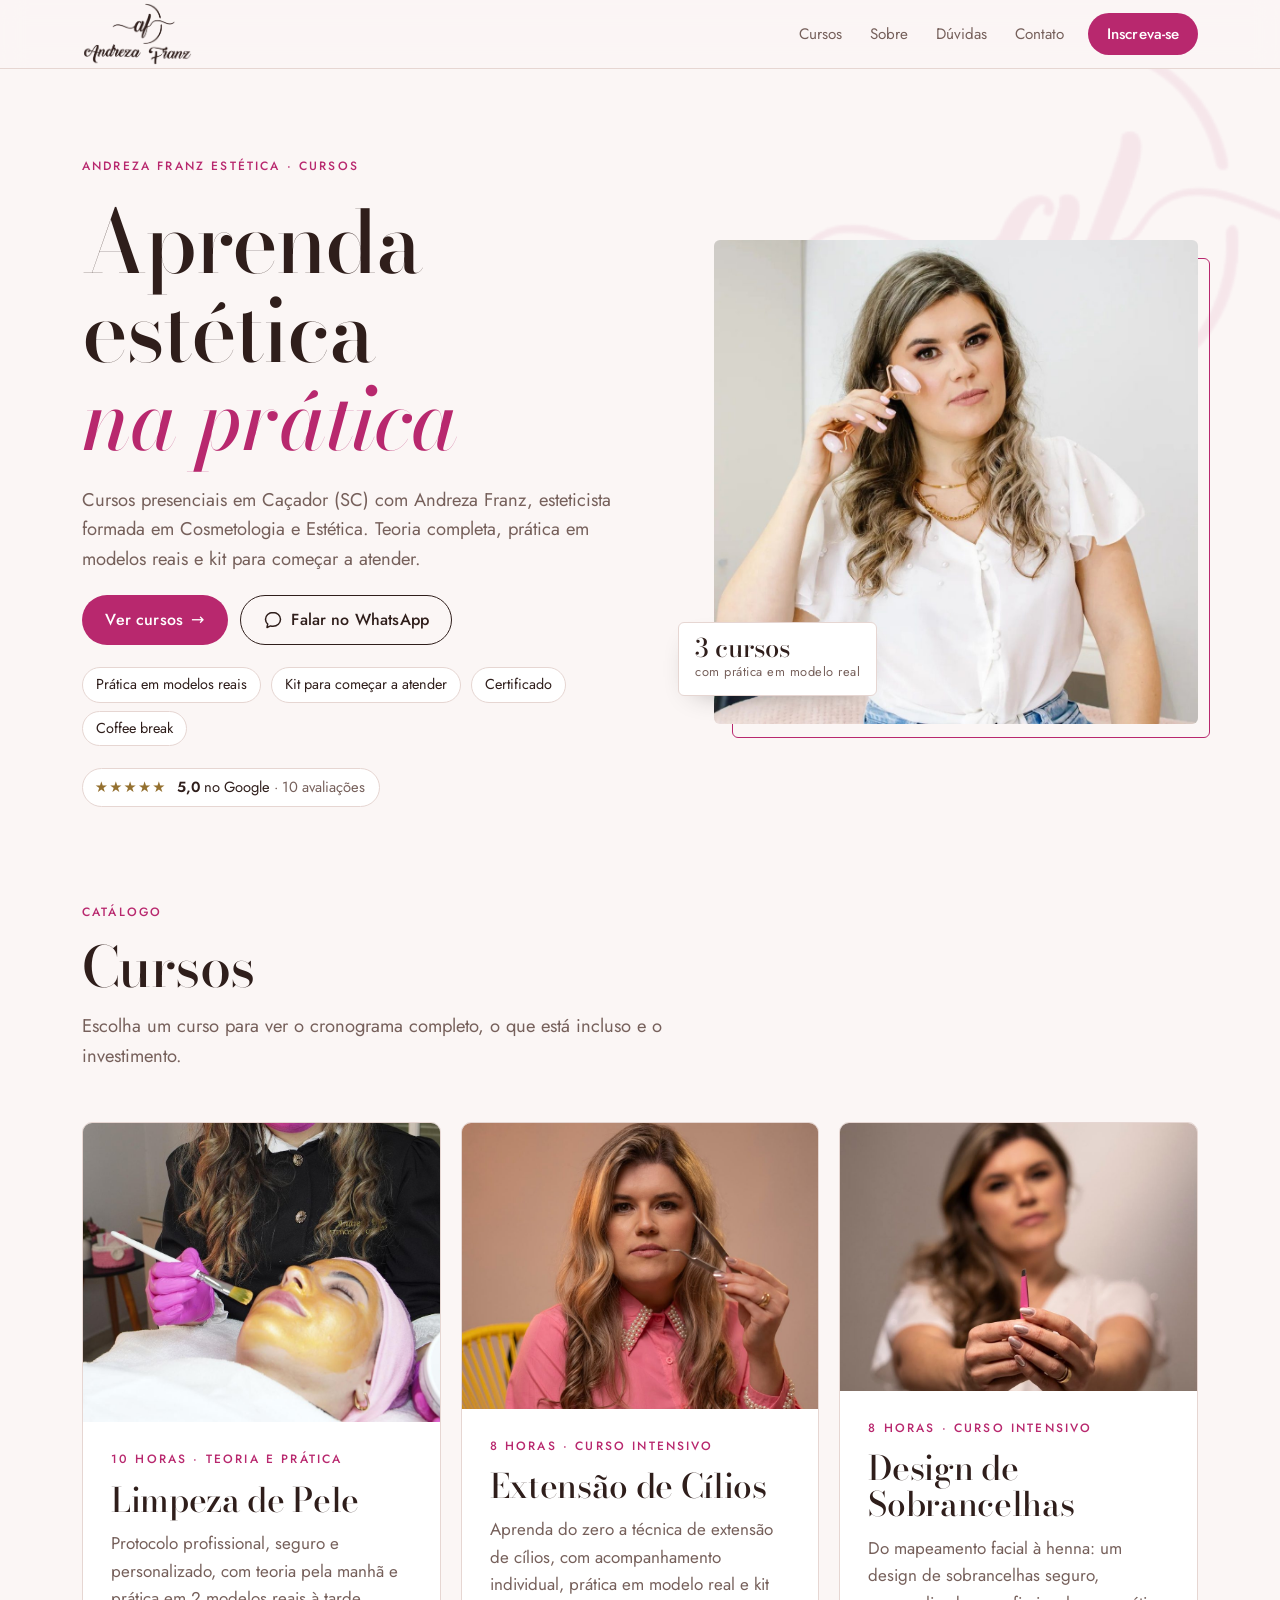
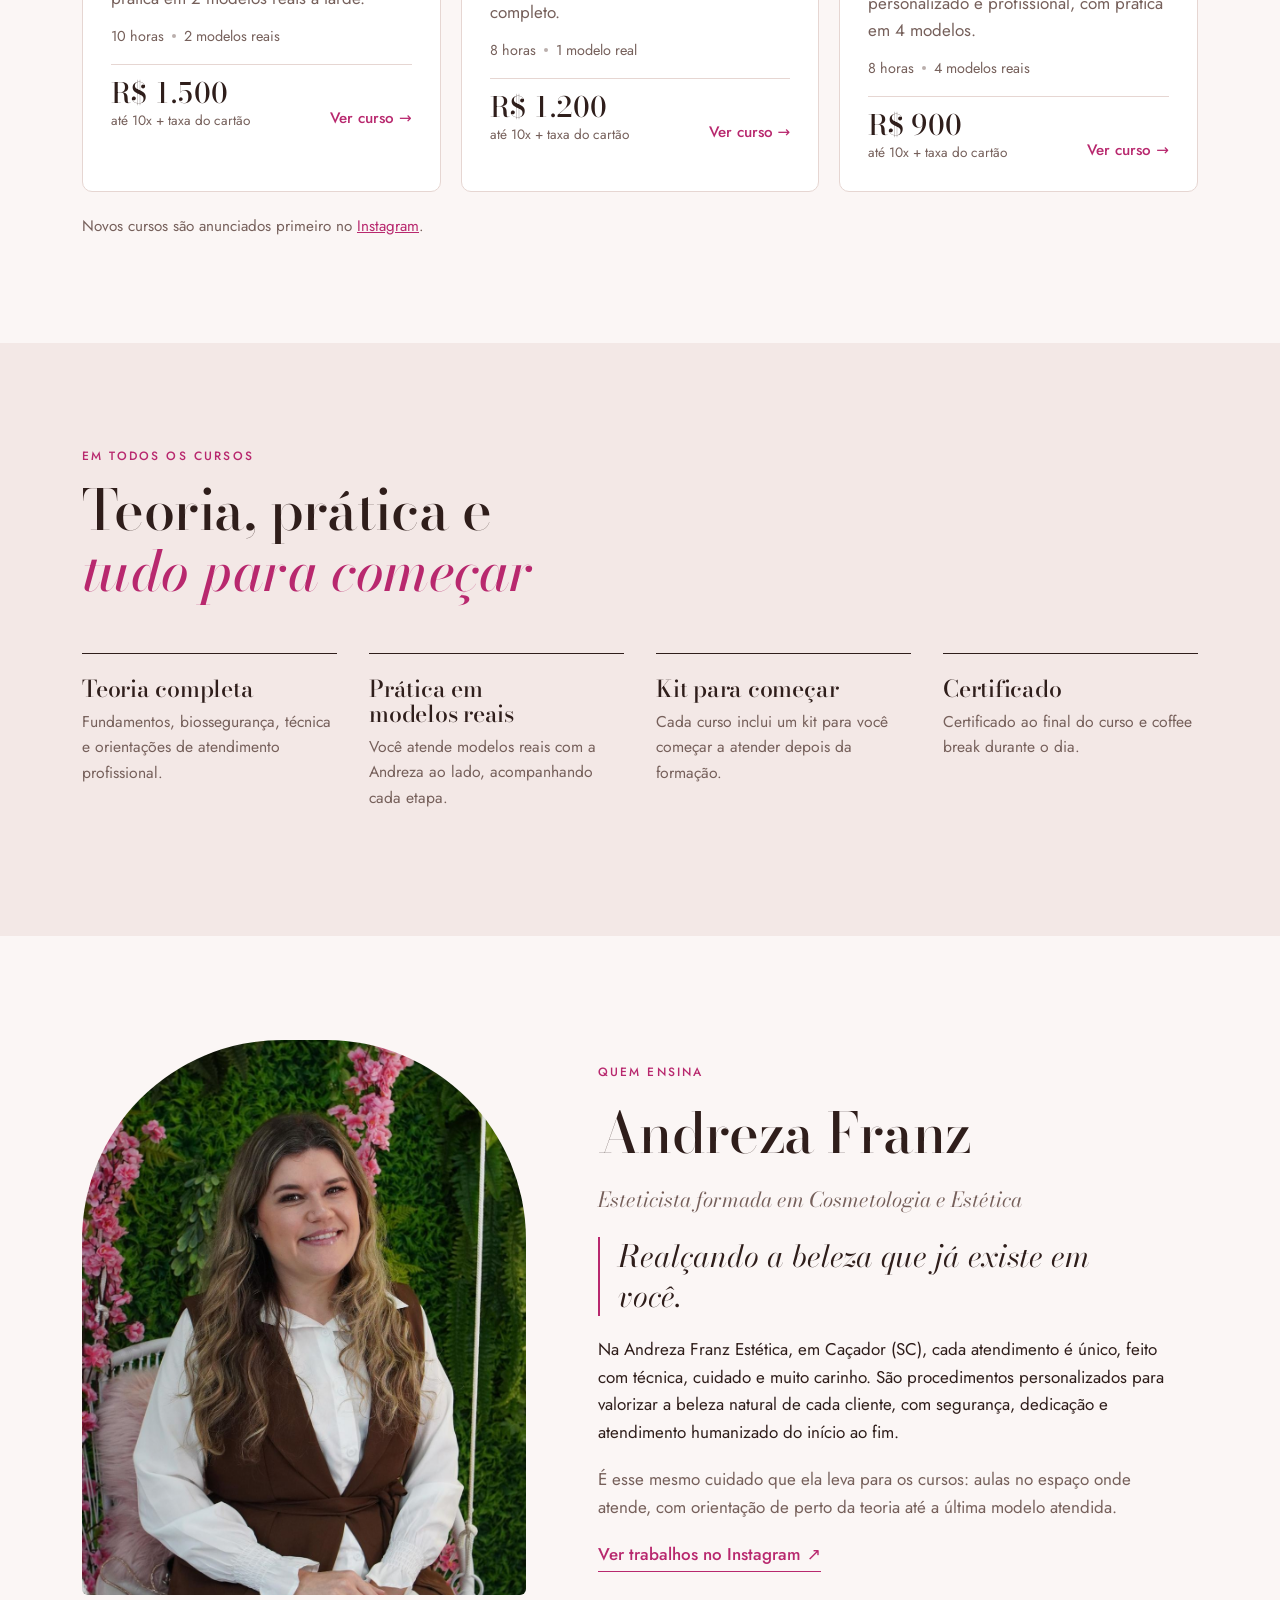
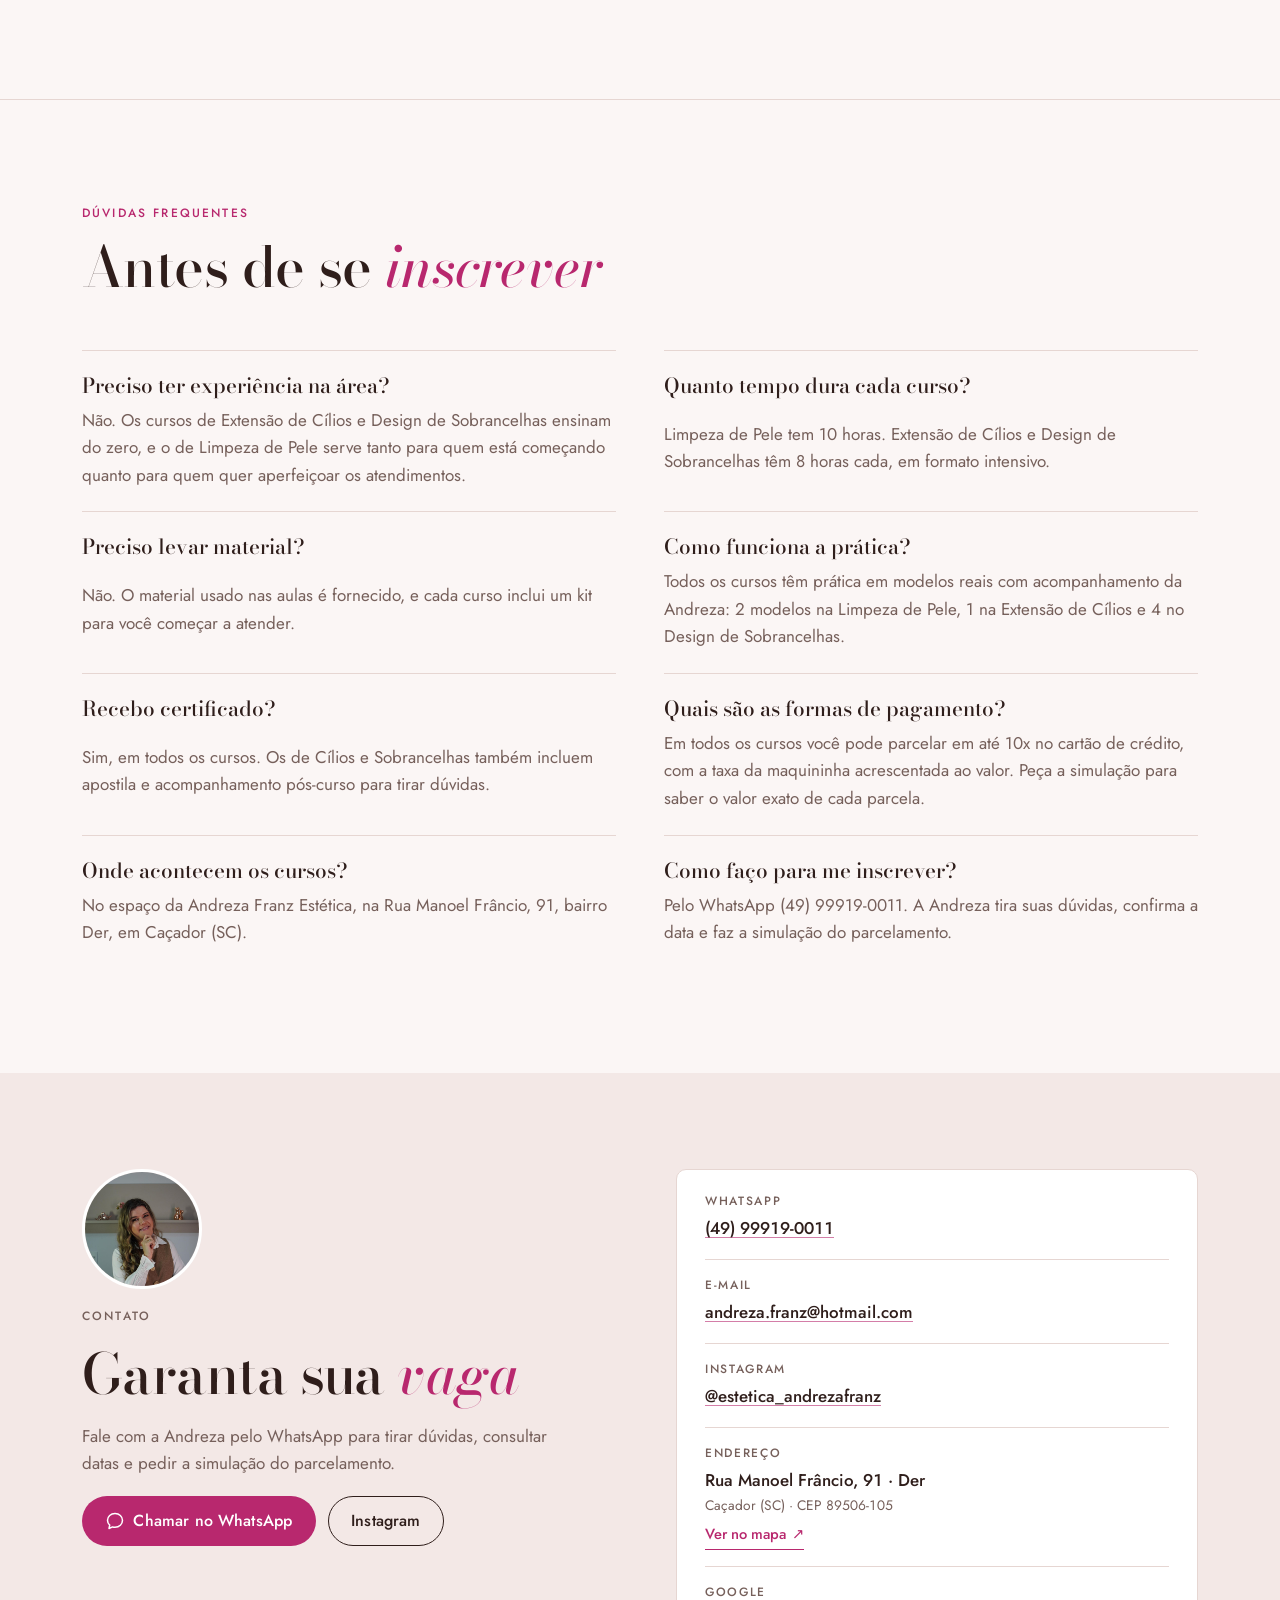
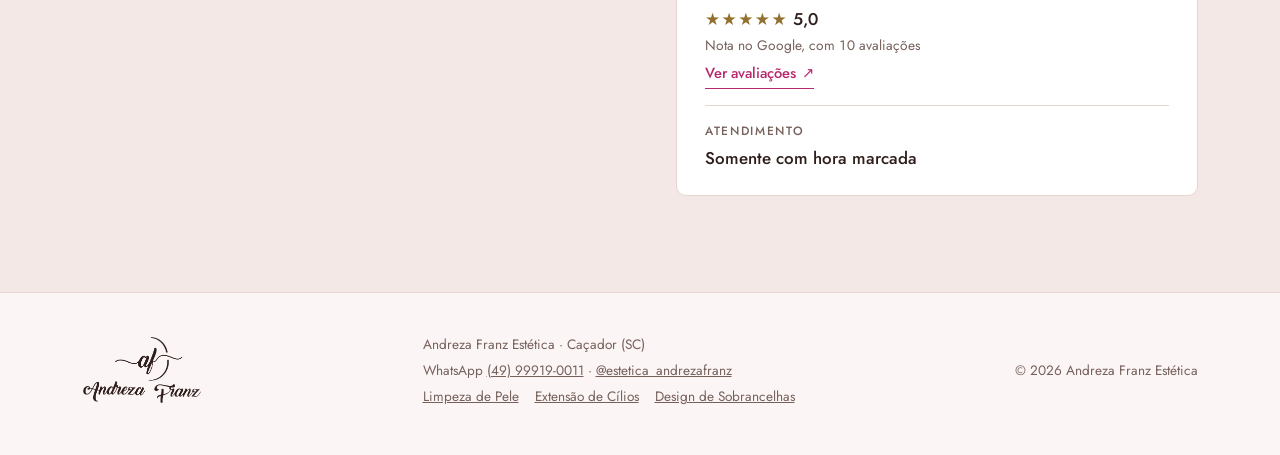
<file: index.html>
<!doctype html>
<html lang="pt-BR">
<head>
<meta charset="utf-8">
<meta name="viewport" content="width=device-width, initial-scale=1, viewport-fit=cover">
<title>Cursos de Estética em Caçador (SC) | Andreza Franz Estética</title>
<meta name="description" content="Cursos de estética presenciais em Caçador (SC) com Andreza Franz, esteticista formada em Cosmetologia e Estética: Limpeza de Pele, Extensão de Cílios e Design de Sobrancelhas, com prática em modelos reais, kit e certificado.">
<meta name="theme-color" content="#FBF6F5" media="(prefers-color-scheme: light)">
<meta name="theme-color" content="#171011" media="(prefers-color-scheme: dark)">
<link rel="icon" href="favicon.ico" sizes="any">
<link rel="icon" type="image/png" sizes="32x32" href="img/favicon-32.png">
<link rel="icon" type="image/png" sizes="192x192" href="img/favicon-192.png">
<link rel="apple-touch-icon" href="img/apple-touch-icon.png">
<!-- Prévia de link (WhatsApp, Facebook): com o domínio no ar, troque img/og-image.jpg pelo endereço completo, ex.: https://seudominio.com.br/img/og-image.jpg -->
<meta property="og:type" content="website">
<meta property="og:locale" content="pt_BR">
<meta property="og:site_name" content="Andreza Franz Estética">
<meta property="og:title" content="Cursos de estética · Andreza Franz Estética">
<meta property="og:description" content="Cursos de estética presenciais em Caçador (SC) com Andreza Franz, esteticista formada em Cosmetologia e Estética: Limpeza de Pele, Extensão de Cílios e Design de Sobrancelhas, com prática em modelos reais, kit e certificado.">
<meta property="og:image" content="img/og-home.jpg">
<meta name="twitter:card" content="summary_large_image">
<link rel="preconnect" href="https://fonts.googleapis.com">
<link rel="preconnect" href="https://fonts.gstatic.com" crossorigin>
<link rel="stylesheet" href="https://fonts.googleapis.com/css2?family=Bodoni+Moda:ital,opsz,wght@0,6..96,400..700;1,6..96,400..700&amp;family=Jost:wght@300..600&amp;display=swap">
<link rel="stylesheet" href="css/site.css">
<style>:root{padding-top:env(safe-area-inset-top,0px);padding-bottom:env(safe-area-inset-bottom,0px)}</style>
<script type="application/ld+json">
{
  "@context": "https://schema.org",
  "@type": "BeautySalon",
  "name": "Andreza Franz Estética",
  "telephone": "+55 49 99919-0011",
  "email": "andreza.franz@hotmail.com",
  "sameAs": [
    "https://www.instagram.com/estetica_andrezafranz/"
  ],
  "address": {
    "@type": "PostalAddress",
    "streetAddress": "Rua Manoel Frâncio, 91 - Der",
    "addressLocality": "Caçador",
    "addressRegion": "SC",
    "postalCode": "89506-105",
    "addressCountry": "BR"
  },
  "geo": {
    "@type": "GeoCoordinates",
    "latitude": -26.769811,
    "longitude": -51.0199768
  },
  "hasMap": "https://maps.app.goo.gl/DuBLKHnmuJ3UreH18"
}
</script>
</head>
<body>
<svg class="sprite" aria-hidden="true" focusable="false">
  <symbol id="i-check" viewBox="0 0 20 20"><circle cx="10" cy="10" r="9" fill="none" stroke="currentColor" stroke-width="1.3"/><path d="M6 10.4l2.6 2.6L14.2 7.4" fill="none" stroke="currentColor" stroke-width="1.6" stroke-linecap="round" stroke-linejoin="round"/></symbol>
  <symbol id="i-chat" viewBox="0 0 20 20"><path d="M10 2.5c-4.3 0-7.5 3-7.5 6.8 0 1.9.8 3.6 2.2 4.8L4 17.5l3.6-1.6c.8.2 1.6.3 2.4.3 4.3 0 7.5-3 7.5-6.9S14.3 2.5 10 2.5z" fill="none" stroke="currentColor" stroke-width="1.5" stroke-linejoin="round"/></symbol>
  <symbol id="i-gift" viewBox="0 0 34 34"><rect x="5" y="14" width="24" height="16" rx="2" fill="none" stroke="currentColor" stroke-width="1.5"/><rect x="3" y="9" width="28" height="6" rx="1.5" fill="none" stroke="currentColor" stroke-width="1.5"/><path d="M17 9v21" stroke="currentColor" stroke-width="1.5"/><path d="M17 9c-2.5-5-8-5-7.5-1.5C10 10 17 9 17 9zm0 0c2.5-5 8-5 7.5-1.5C24 10 17 9 17 9z" fill="none" stroke="currentColor" stroke-width="1.5" stroke-linejoin="round"/></symbol>
</svg>
<header class="site-header">
  <div class="wrap header-inner">
    <a class="brand" href="index.html" aria-label="Andreza Franz Estética, página inicial"><span class="logo-mark" role="img" aria-label="Andreza Franz"></span></a>
    <nav class="nav" aria-label="Seções"><a href="#cursos">Cursos</a><a href="#sobre">Sobre</a><a href="#duvidas">Dúvidas</a><a href="#contato">Contato</a></nav>
    <a class="btn btn-primary header-cta" href="https://wa.me/5549999190011?text=Ol%C3%A1%2C%20Andreza%21%20Vim%20pelo%20site%20e%20quero%20saber%20mais%20sobre%20os%20cursos." target="_blank" rel="noopener">Inscreva-se</a>
  </div>
</header>
<main id="inicio">
<section class="hero">
  <span class="watermark" aria-hidden="true"></span>
  <div class="wrap hero-grid">
    <div class="hero-copy">
      <p class="eyebrow">Andreza Franz Estética · Cursos</p>
      <h1>Aprenda estética <em>na prática</em></h1>
      <p class="lede">Cursos presenciais em Caçador (SC) com Andreza Franz, esteticista formada em Cosmetologia e Estética. Teoria completa, prática em modelos reais e kit para começar a atender.</p>
      <div class="btn-row">
        <a class="btn btn-primary" href="#cursos">Ver cursos <span class="arrow" aria-hidden="true">→</span></a>
        <a class="btn btn-ghost" href="https://wa.me/5549999190011?text=Ol%C3%A1%2C%20Andreza%21%20Vim%20pelo%20site%20e%20quero%20saber%20mais%20sobre%20os%20cursos." target="_blank" rel="noopener"><svg aria-hidden="true"><use href="#i-chat"/></svg>Falar no WhatsApp</a>
      </div>
      <ul class="facts"><li>Prática em modelos reais</li><li>Kit para começar a atender</li><li>Certificado</li><li>Coffee break</li></ul>
      <a class="rating" href="https://maps.app.goo.gl/DuBLKHnmuJ3UreH18" target="_blank" rel="noopener" aria-label="Nota 5,0 no Google, com 10 avaliações. Ver avaliações"><span class="stars" aria-hidden="true">★★★★★</span><span aria-hidden="true"><strong>5,0</strong> no Google <span class="src">· 10 avaliações</span></span></a>
    </div>
    <figure class="photo-frame">
      <img src="img/andreza-hero.jpg" width="1080" height="1080" alt="Andreza Franz de blusa branca, segurando um rolo facial de pedra rosa junto ao rosto">
      <div class="badge"><strong>3 cursos</strong><span>com prática em modelo real</span></div>
    </figure>
  </div>
</section>

<section class="section section--tight-top" id="cursos">
  <div class="wrap">
    <div class="section-head">
      <p class="eyebrow">Catálogo</p>
      <h2>Cursos</h2>
      <p class="lede">Escolha um curso para ver o cronograma completo, o que está incluso e o investimento.</p>
    </div>
    <div class="catalog catalog--3"><article class="course-card">
  <div class="course-media"><img src="img/curso-limpeza.jpg" width="1000" height="831" alt="Aplicação de máscara com pincel durante uma limpeza de pele" loading="lazy"></div>
  <div class="course-body">
    <p class="eyebrow">10 horas · teoria e prática</p>
    <h3><a href="limpeza-de-pele.html">Limpeza de Pele</a></h3>
    <p class="muted">Protocolo profissional, seguro e personalizado, com teoria pela manhã e prática em 2 modelos reais à tarde.</p>
    <div class="course-meta"><span>10 horas</span><span>2 modelos reais</span></div>
    <div class="course-foot">
      <div class="price-sm"><strong>R$ 1.500</strong><span>até 10x + taxa do cartão</span></div>
      <span class="more" aria-hidden="true">Ver curso →</span>
    </div>
  </div>
</article><article class="course-card">
  <div class="course-media"><img src="img/curso-cilios.jpg" width="1000" height="800" alt="Andreza Franz de camisa rosa com gola de pérolas, segurando uma pinça de extensão de cílios junto ao rosto" loading="lazy"></div>
  <div class="course-body">
    <p class="eyebrow">8 horas · curso intensivo</p>
    <h3><a href="extensao-de-cilios.html">Extensão de Cílios</a></h3>
    <p class="muted">Aprenda do zero a técnica de extensão de cílios, com acompanhamento individual, prática em modelo real e kit completo.</p>
    <div class="course-meta"><span>8 horas</span><span>1 modelo real</span></div>
    <div class="course-foot">
      <div class="price-sm"><strong>R$ 1.200</strong><span>até 10x + taxa do cartão</span></div>
      <span class="more" aria-hidden="true">Ver curso →</span>
    </div>
  </div>
</article><article class="course-card">
  <div class="course-media"><img src="img/curso-sobrancelhas.jpg" width="1000" height="800" alt="Andreza Franz de blusa branca estendendo uma pinça rosa de sobrancelha em primeiro plano" loading="lazy"></div>
  <div class="course-body">
    <p class="eyebrow">8 horas · curso intensivo</p>
    <h3><a href="design-de-sobrancelhas.html">Design de Sobrancelhas</a></h3>
    <p class="muted">Do mapeamento facial à henna: um design de sobrancelhas seguro, personalizado e profissional, com prática em 4 modelos.</p>
    <div class="course-meta"><span>8 horas</span><span>4 modelos reais</span></div>
    <div class="course-foot">
      <div class="price-sm"><strong>R$ 900</strong><span>até 10x + taxa do cartão</span></div>
      <span class="more" aria-hidden="true">Ver curso →</span>
    </div>
  </div>
</article></div>
    <p class="catalog-note">Novos cursos são anunciados primeiro no <a href="https://www.instagram.com/estetica_andrezafranz/" target="_blank" rel="noopener">Instagram</a>.</p>
  </div>
</section>

<section class="section section--paper">
  <div class="wrap">
    <div class="section-head">
      <p class="eyebrow">Em todos os cursos</p>
      <h2>Teoria, prática e <em>tudo para começar</em></h2>
    </div>
    <ul class="pillars">
      <li><h3>Teoria completa</h3><p>Fundamentos, biossegurança, técnica e orientações de atendimento profissional.</p></li>
      <li><h3>Prática em modelos reais</h3><p>Você atende modelos reais com a Andreza ao lado, acompanhando cada etapa.</p></li>
      <li><h3>Kit para começar</h3><p>Cada curso inclui um kit para você começar a atender depois da formação.</p></li>
      <li><h3>Certificado</h3><p>Certificado ao final do curso e coffee break durante o dia.</p></li>
    </ul>
  </div>
</section>

<section class="section" id="sobre">
  <div class="wrap about">
    <figure class="about-figure">
      <img src="img/andreza-retrato.jpg" width="1000" height="1500" alt="Retrato de Andreza Franz sorrindo, sentada diante de um painel de folhagens e flores rosa" loading="lazy">
    </figure>
    <div class="about-copy">
      <p class="eyebrow">Quem ensina</p>
      <h2>Andreza Franz</h2>
      <p class="role">Esteticista formada em Cosmetologia e Estética</p>
      <blockquote class="quote">Realçando a beleza que já existe em você.</blockquote>
      <p class="body">Na Andreza Franz Estética, em Caçador (SC), cada atendimento é único, feito com técnica, cuidado e muito carinho. São procedimentos personalizados para valorizar a beleza natural de cada cliente, com segurança, dedicação e atendimento humanizado do início ao fim.</p>
      <p class="body muted">É esse mesmo cuidado que ela leva para os cursos: aulas no espaço onde atende, com orientação de perto da teoria até a última modelo atendida.</p>
      <a class="text-link" href="https://www.instagram.com/estetica_andrezafranz/" target="_blank" rel="noopener">Ver trabalhos no Instagram <span aria-hidden="true">↗</span></a>
    </div>
  </div>
</section>

<section class="section section--rule" id="duvidas">
  <div class="wrap">
    <div class="section-head"><p class="eyebrow">Dúvidas frequentes</p><h2>Antes de se <em>inscrever</em></h2></div>
    <dl class="faq"><div><dt>Preciso ter experiência na área?</dt><dd>Não. Os cursos de Extensão de Cílios e Design de Sobrancelhas ensinam do zero, e o de Limpeza de Pele serve tanto para quem está começando quanto para quem quer aperfeiçoar os atendimentos.</dd></div><div><dt>Quanto tempo dura cada curso?</dt><dd>Limpeza de Pele tem 10 horas. Extensão de Cílios e Design de Sobrancelhas têm 8 horas cada, em formato intensivo.</dd></div><div><dt>Preciso levar material?</dt><dd>Não. O material usado nas aulas é fornecido, e cada curso inclui um kit para você começar a atender.</dd></div><div><dt>Como funciona a prática?</dt><dd>Todos os cursos têm prática em modelos reais com acompanhamento da Andreza: 2 modelos na Limpeza de Pele, 1 na Extensão de Cílios e 4 no Design de Sobrancelhas.</dd></div><div><dt>Recebo certificado?</dt><dd>Sim, em todos os cursos. Os de Cílios e Sobrancelhas também incluem apostila e acompanhamento pós-curso para tirar dúvidas.</dd></div><div><dt>Quais são as formas de pagamento?</dt><dd>Em todos os cursos você pode parcelar em até 10x no cartão de crédito, com a taxa da maquininha acrescentada ao valor. Peça a simulação para saber o valor exato de cada parcela.</dd></div><div><dt>Onde acontecem os cursos?</dt><dd>No espaço da Andreza Franz Estética, na Rua Manoel Frâncio, 91, bairro Der, em Caçador (SC).</dd></div><div><dt>Como faço para me inscrever?</dt><dd>Pelo WhatsApp (49) 99919-0011. A Andreza tira suas dúvidas, confirma a data e faz a simulação do parcelamento.</dd></div></dl>
  </div>
</section>
<section class="cta" id="contato">
  <div class="wrap cta-grid">
    <div class="cta-copy">
      <img class="cta-photo" src="img/andreza-sorriso.jpg" width="900" height="1350" alt="Andreza Franz sorrindo com a mão no queixo" loading="lazy">
      <p class="eyebrow">Contato</p>
      <h2>Garanta sua <em>vaga</em></h2>
      <p>Fale com a Andreza pelo WhatsApp para tirar dúvidas, consultar datas e pedir a simulação do parcelamento.</p>
      <div class="btn-row">
        <a class="btn btn-primary" href="https://wa.me/5549999190011?text=Ol%C3%A1%2C%20Andreza%21%20Vim%20pelo%20site%20e%20quero%20saber%20mais%20sobre%20os%20cursos." target="_blank" rel="noopener"><svg aria-hidden="true"><use href="#i-chat"/></svg>Chamar no WhatsApp</a>
        <a class="btn btn-ghost" href="https://www.instagram.com/estetica_andrezafranz/" target="_blank" rel="noopener">Instagram</a>
      </div>
    </div>
    <dl class="contact-list">
      <div><dt>WhatsApp</dt><dd><a href="https://wa.me/5549999190011" target="_blank" rel="noopener">(49) 99919-0011</a></dd></div>
      <div><dt>E-mail</dt><dd><a href="mailto:andreza.franz@hotmail.com">andreza.franz@hotmail.com</a></dd></div>
      <div><dt>Instagram</dt><dd><a href="https://www.instagram.com/estetica_andrezafranz/" target="_blank" rel="noopener">@estetica_andrezafranz</a></dd></div>
      <div><dt>Endereço</dt><dd>Rua Manoel Frâncio, 91 · Der<small>Caçador (SC) · CEP 89506-105</small>
        <a class="text-link" href="https://maps.app.goo.gl/DuBLKHnmuJ3UreH18" target="_blank" rel="noopener">Ver no mapa <span aria-hidden="true">↗</span></a></dd></div>
      <div><dt>Google</dt><dd><span class="stars" aria-hidden="true">★★★★★</span> 5,0<small>Nota no Google, com 10 avaliações</small>
        <a class="text-link" href="https://maps.app.goo.gl/DuBLKHnmuJ3UreH18" target="_blank" rel="noopener">Ver avaliações <span aria-hidden="true">↗</span></a></dd></div>
      <div><dt>Atendimento</dt><dd>Somente com hora marcada</dd></div>
    </dl>
  </div>
</section>
</main>
<footer class="footer">
  <div class="wrap footer-inner">
    <a href="index.html" aria-label="Andreza Franz Estética, página inicial"><span class="logo-mark" role="img" aria-label="Andreza Franz"></span></a>
    <div class="footer-text">
      <small>Andreza Franz Estética · Caçador (SC)</small>
      <small>WhatsApp <a href="https://wa.me/5549999190011" target="_blank" rel="noopener">(49) 99919-0011</a> · <a href="https://www.instagram.com/estetica_andrezafranz/" target="_blank" rel="noopener">@estetica_andrezafranz</a></small>
      <nav aria-label="Cursos"><a href="limpeza-de-pele.html">Limpeza de Pele</a><a href="extensao-de-cilios.html">Extensão de Cílios</a><a href="design-de-sobrancelhas.html">Design de Sobrancelhas</a></nav>
    </div>
    <small>© 2026 Andreza Franz Estética</small>
  </div>
</footer>
<div class="mobile-bar">
  <div><strong>Cursos de estética</strong><span>a partir de R$ 900</span></div>
  <a class="btn btn-primary" href="https://wa.me/5549999190011?text=Ol%C3%A1%2C%20Andreza%21%20Vim%20pelo%20site%20e%20quero%20saber%20mais%20sobre%20os%20cursos." target="_blank" rel="noopener">Falar no WhatsApp</a>
</div>
</body>
</html>
</file>
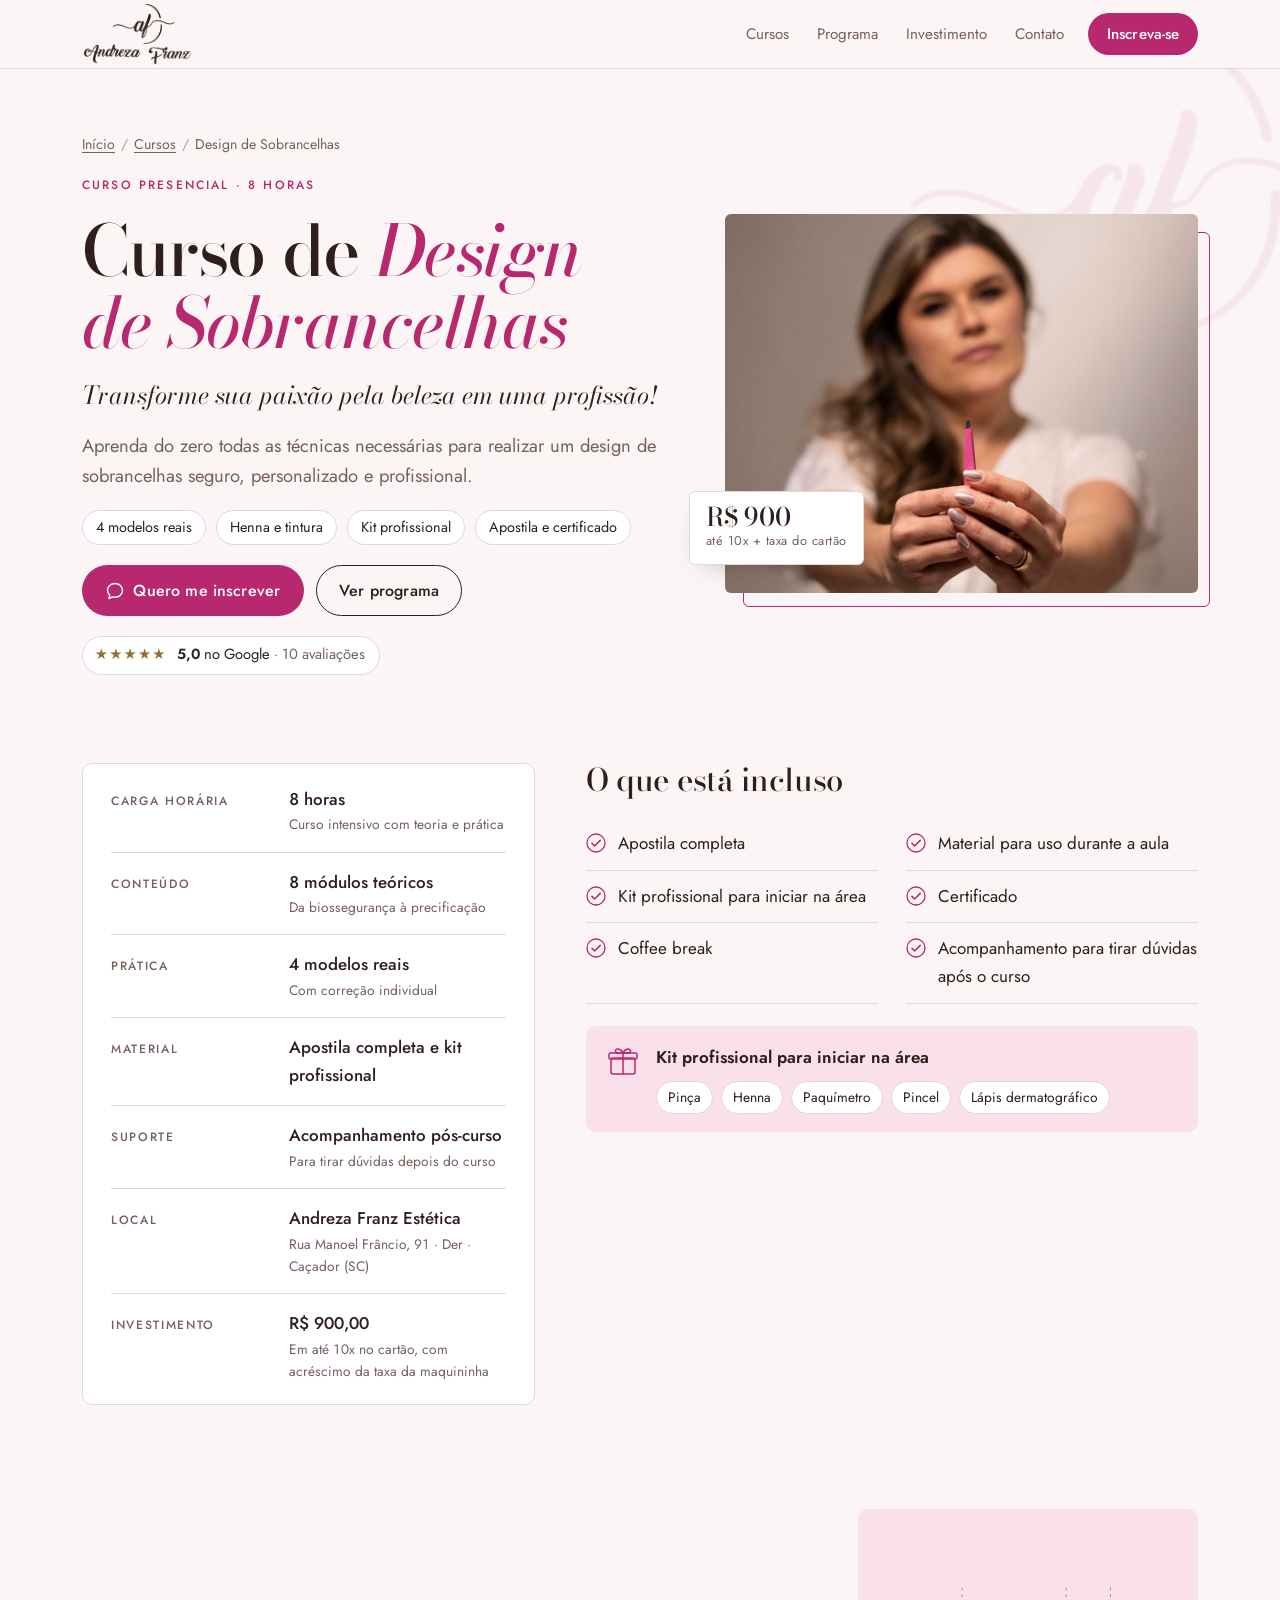
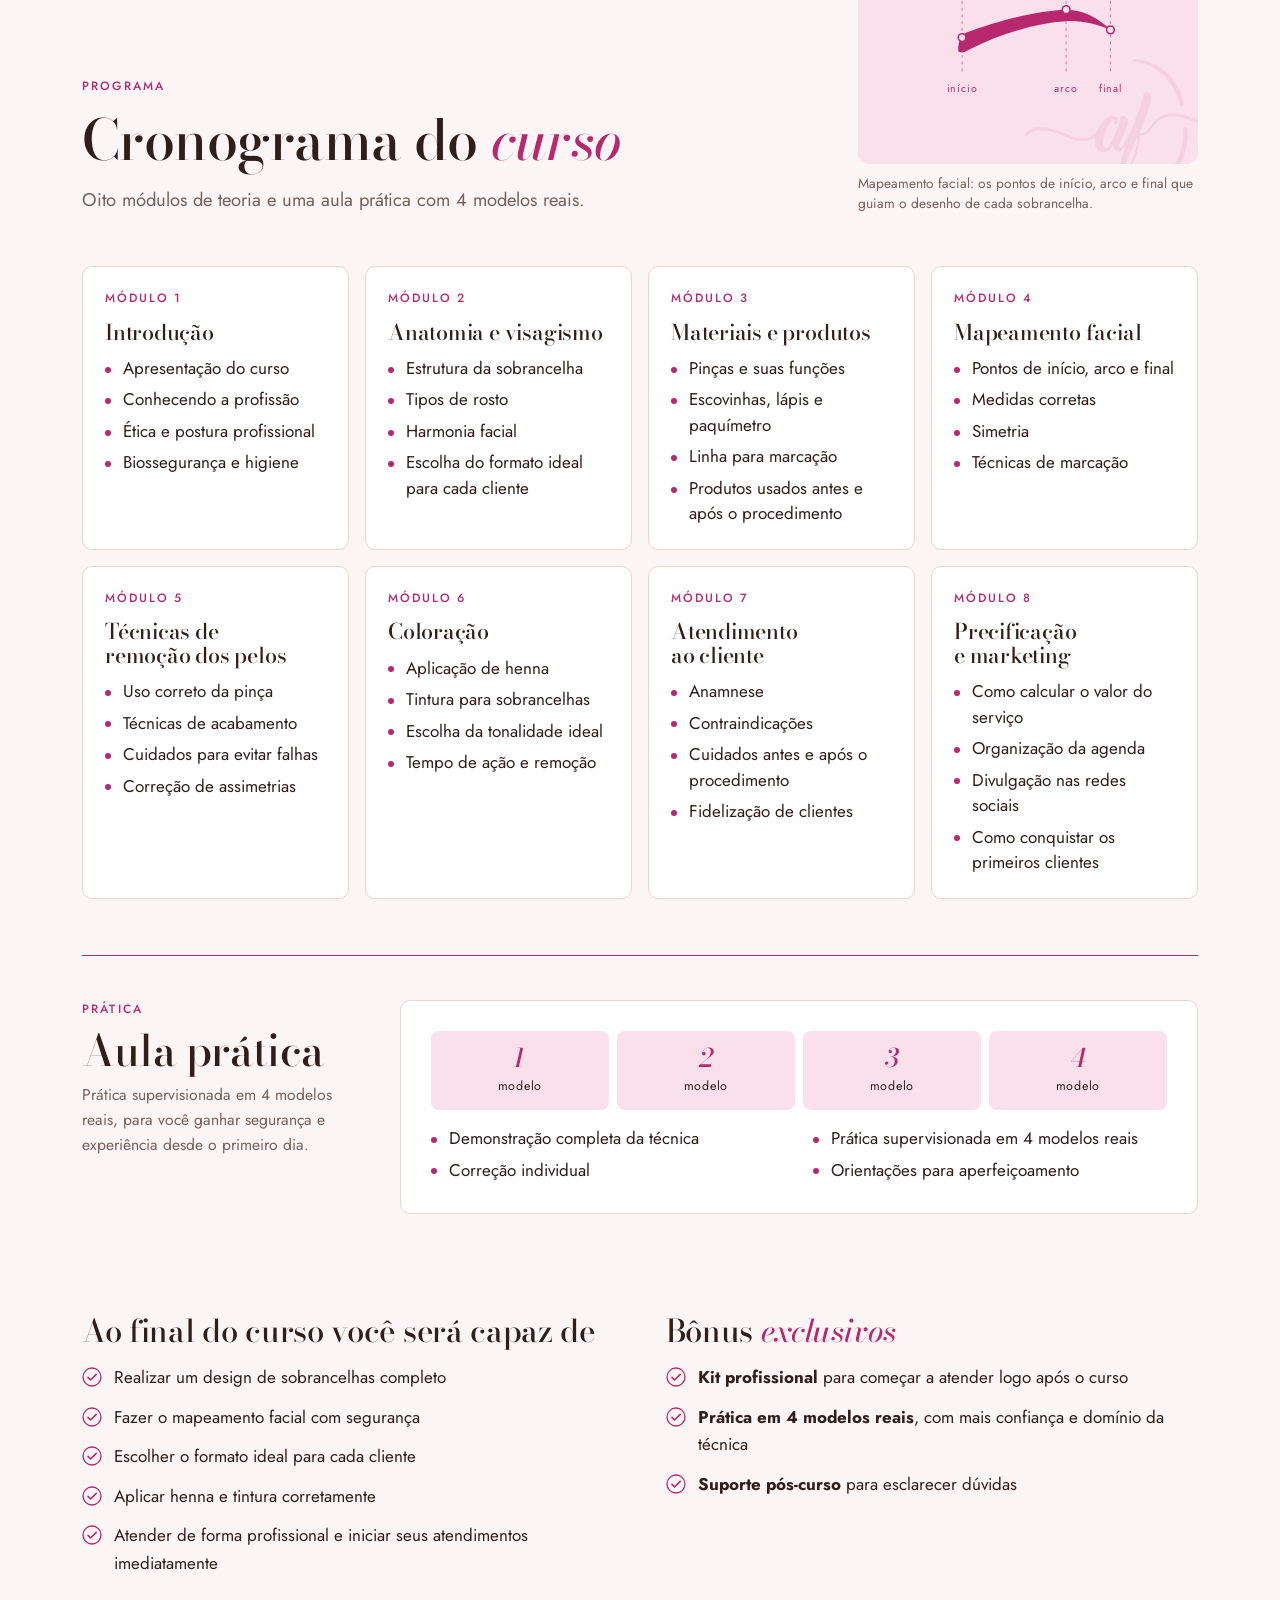
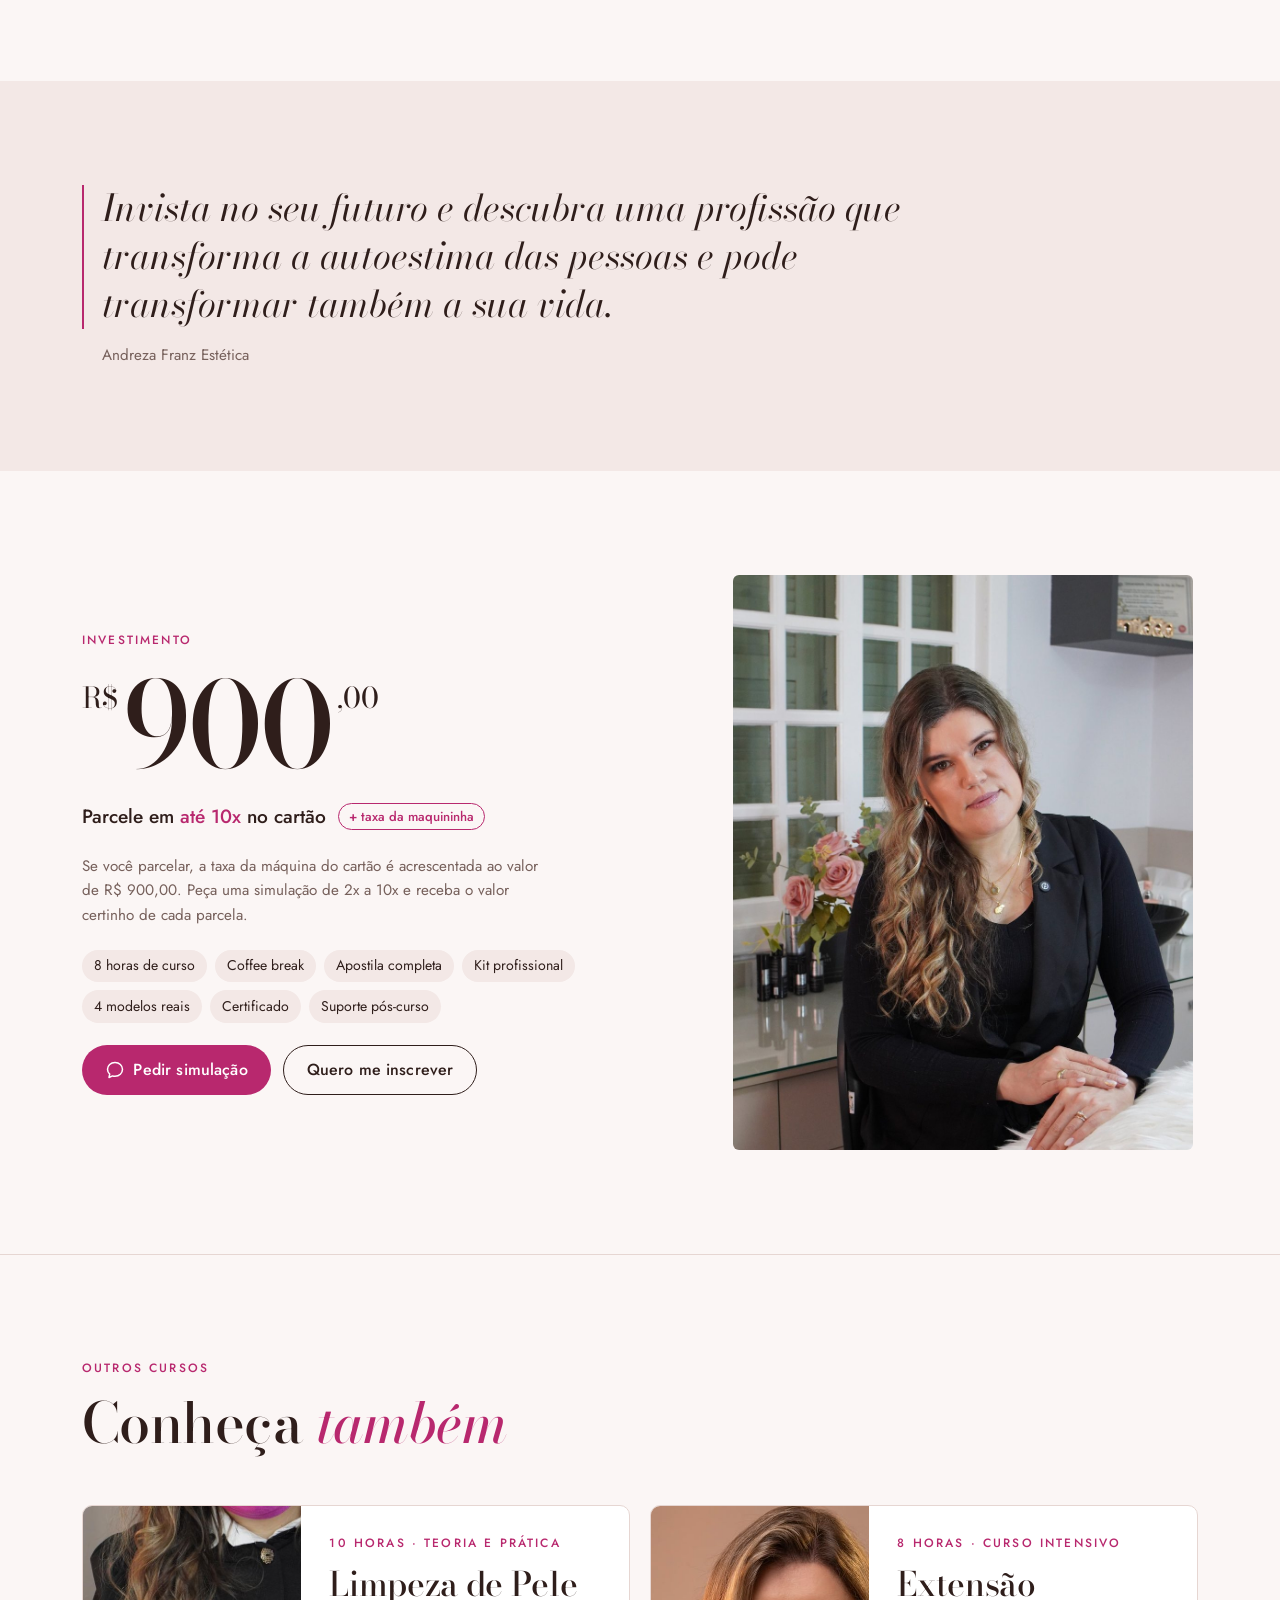
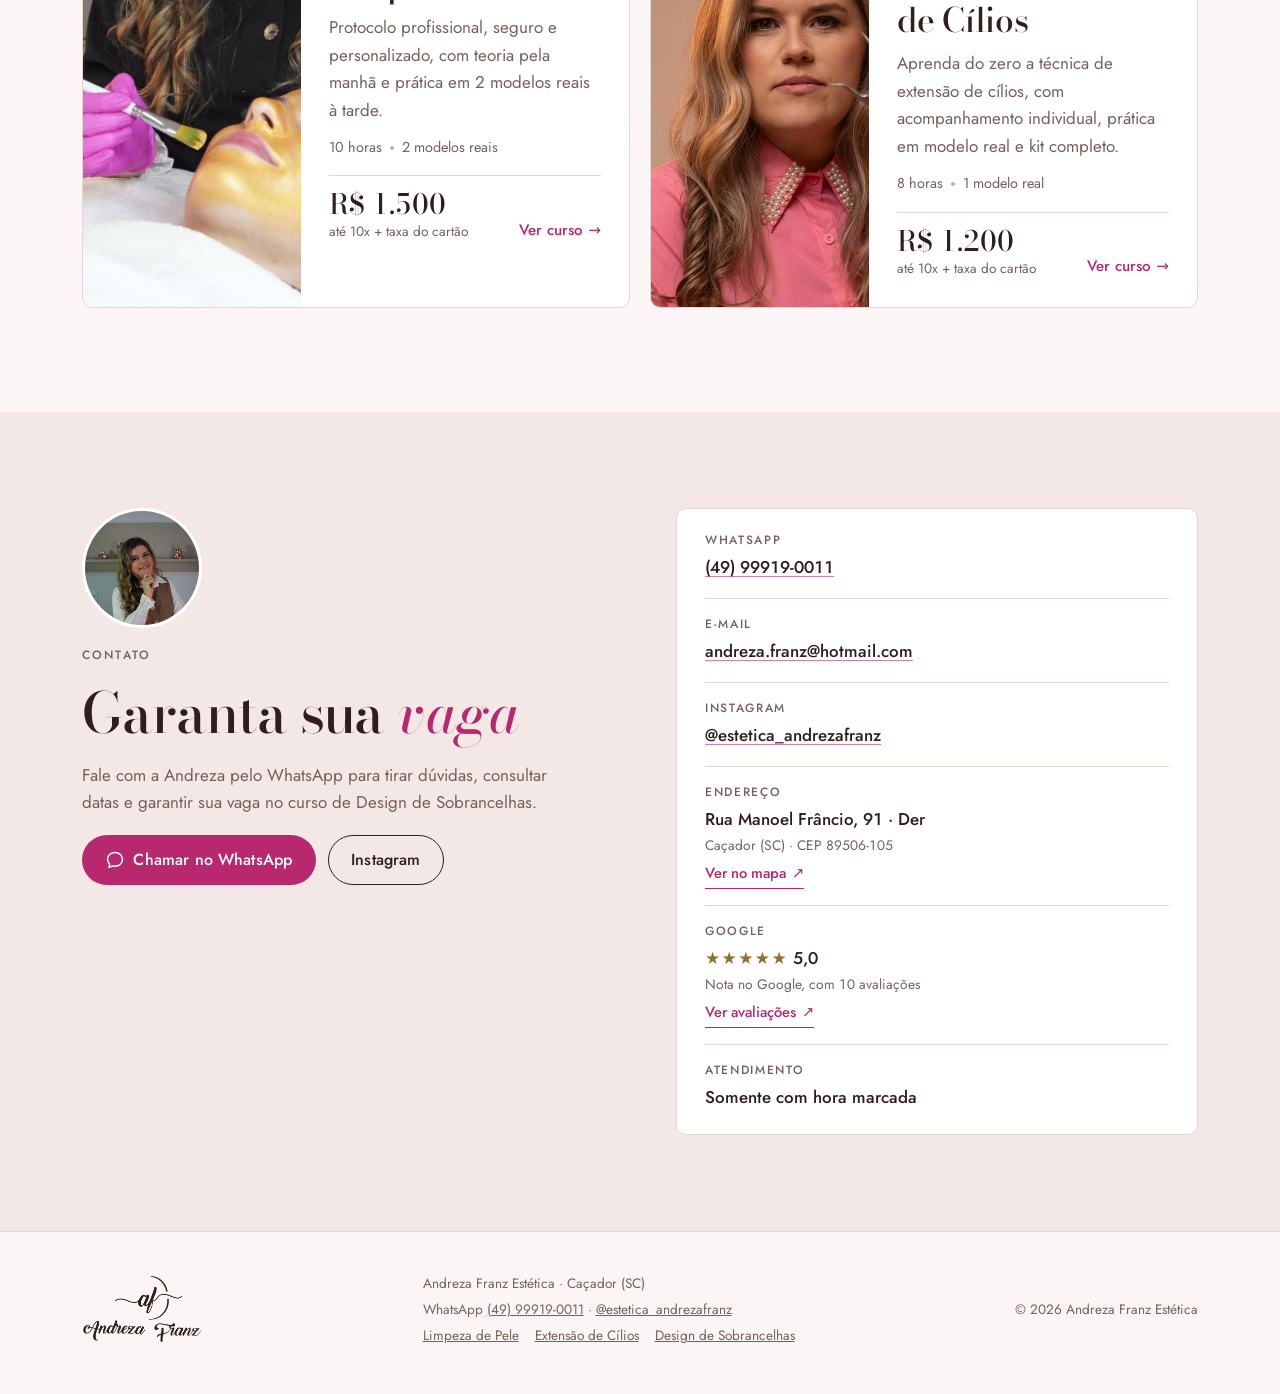
<file: design-de-sobrancelhas.html>
<!doctype html>
<html lang="pt-BR">
<head>
<meta charset="utf-8">
<meta name="viewport" content="width=device-width, initial-scale=1, viewport-fit=cover">
<title>Curso de Design de Sobrancelhas em Caçador (SC) | Andreza Franz Estética</title>
<meta name="description" content="Curso presencial de Design de Sobrancelhas em Caçador (SC): 8 horas, do zero, 8 módulos, prática em 4 modelos reais, henna e tintura, kit profissional, apostila e certificado. R$ 900, parcelado em até 10x no cartão (+ taxa da maquininha).">
<meta name="theme-color" content="#FBF6F5" media="(prefers-color-scheme: light)">
<meta name="theme-color" content="#171011" media="(prefers-color-scheme: dark)">
<link rel="icon" href="favicon.ico" sizes="any">
<link rel="icon" type="image/png" sizes="32x32" href="img/favicon-32.png">
<link rel="icon" type="image/png" sizes="192x192" href="img/favicon-192.png">
<link rel="apple-touch-icon" href="img/apple-touch-icon.png">
<!-- Prévia de link (WhatsApp, Facebook): com o domínio no ar, troque img/og-image.jpg pelo endereço completo, ex.: https://seudominio.com.br/img/og-image.jpg -->
<meta property="og:type" content="website">
<meta property="og:locale" content="pt_BR">
<meta property="og:site_name" content="Andreza Franz Estética">
<meta property="og:title" content="Curso de Design de Sobrancelhas · Andreza Franz Estética">
<meta property="og:description" content="Curso presencial de Design de Sobrancelhas em Caçador (SC): 8 horas, do zero, 8 módulos, prática em 4 modelos reais, henna e tintura, kit profissional, apostila e certificado. R$ 900, parcelado em até 10x no cartão (+ taxa da maquininha).">
<meta property="og:image" content="img/og-sobrancelhas.jpg">
<meta name="twitter:card" content="summary_large_image">
<link rel="preconnect" href="https://fonts.googleapis.com">
<link rel="preconnect" href="https://fonts.gstatic.com" crossorigin>
<link rel="stylesheet" href="https://fonts.googleapis.com/css2?family=Bodoni+Moda:ital,opsz,wght@0,6..96,400..700;1,6..96,400..700&amp;family=Jost:wght@300..600&amp;display=swap">
<link rel="stylesheet" href="css/site.css">
<style>:root{padding-top:env(safe-area-inset-top,0px);padding-bottom:env(safe-area-inset-bottom,0px)}</style>
<script type="application/ld+json">
{
  "@context": "https://schema.org",
  "@type": "Course",
  "name": "Curso de Design de Sobrancelhas",
  "description": "Aprenda do zero todas as técnicas necessárias para realizar um design de sobrancelhas seguro, personalizado e profissional.",
  "inLanguage": "pt-BR",
  "provider": {
    "@type": "BeautySalon",
    "name": "Andreza Franz Estética",
    "telephone": "+55 49 99919-0011",
    "email": "andreza.franz@hotmail.com",
    "sameAs": [
      "https://www.instagram.com/estetica_andrezafranz/"
    ],
    "address": {
      "@type": "PostalAddress",
      "streetAddress": "Rua Manoel Frâncio, 91 - Der",
      "addressLocality": "Caçador",
      "addressRegion": "SC",
      "postalCode": "89506-105",
      "addressCountry": "BR"
    },
    "geo": {
      "@type": "GeoCoordinates",
      "latitude": -26.769811,
      "longitude": -51.0199768
    },
    "hasMap": "https://maps.app.goo.gl/DuBLKHnmuJ3UreH18"
  },
  "offers": {
    "@type": "Offer",
    "price": "900.00",
    "priceCurrency": "BRL",
    "category": "Paid"
  },
  "hasCourseInstance": {
    "@type": "CourseInstance",
    "courseMode": "onsite",
    "courseWorkload": "PT8H",
    "location": "Caçador (SC)"
  }
}
</script>
</head>
<body>
<svg class="sprite" aria-hidden="true" focusable="false">
  <symbol id="i-check" viewBox="0 0 20 20"><circle cx="10" cy="10" r="9" fill="none" stroke="currentColor" stroke-width="1.3"/><path d="M6 10.4l2.6 2.6L14.2 7.4" fill="none" stroke="currentColor" stroke-width="1.6" stroke-linecap="round" stroke-linejoin="round"/></symbol>
  <symbol id="i-chat" viewBox="0 0 20 20"><path d="M10 2.5c-4.3 0-7.5 3-7.5 6.8 0 1.9.8 3.6 2.2 4.8L4 17.5l3.6-1.6c.8.2 1.6.3 2.4.3 4.3 0 7.5-3 7.5-6.9S14.3 2.5 10 2.5z" fill="none" stroke="currentColor" stroke-width="1.5" stroke-linejoin="round"/></symbol>
  <symbol id="i-gift" viewBox="0 0 34 34"><rect x="5" y="14" width="24" height="16" rx="2" fill="none" stroke="currentColor" stroke-width="1.5"/><rect x="3" y="9" width="28" height="6" rx="1.5" fill="none" stroke="currentColor" stroke-width="1.5"/><path d="M17 9v21" stroke="currentColor" stroke-width="1.5"/><path d="M17 9c-2.5-5-8-5-7.5-1.5C10 10 17 9 17 9zm0 0c2.5-5 8-5 7.5-1.5C24 10 17 9 17 9z" fill="none" stroke="currentColor" stroke-width="1.5" stroke-linejoin="round"/></symbol>
</svg>
<header class="site-header">
  <div class="wrap header-inner">
    <a class="brand" href="index.html" aria-label="Andreza Franz Estética, página inicial"><span class="logo-mark" role="img" aria-label="Andreza Franz"></span></a>
    <nav class="nav" aria-label="Seções"><a href="index.html#cursos">Cursos</a><a href="#programa">Programa</a><a href="#investimento">Investimento</a><a href="#contato">Contato</a></nav>
    <a class="btn btn-primary header-cta" href="https://wa.me/5549999190011?text=Ol%C3%A1%2C%20Andreza%21%20Quero%20me%20inscrever%20no%20Curso%20de%20Design%20de%20Sobrancelhas." target="_blank" rel="noopener">Inscreva-se</a>
  </div>
</header>
<main>
<section class="course-top">
  <span class="watermark" aria-hidden="true"></span>
  <div class="wrap course-top-grid">
    <div class="course-top-copy">
      <nav class="crumbs" aria-label="Você está em"><a href="index.html">Início</a><span aria-hidden="true">/</span><a href="index.html#cursos">Cursos</a><span aria-hidden="true">/</span><span>Design de Sobrancelhas</span></nav>
      <p class="eyebrow">Curso presencial · 8 horas</p>
      <h1>Curso de <em>Design de Sobrancelhas</em></h1>
      <p class="tagline">Transforme sua paixão pela beleza em uma profissão!</p>
      <p class="lede">Aprenda do zero todas as técnicas necessárias para realizar um design de sobrancelhas seguro, personalizado e profissional.</p>
      <ul class="facts"><li>4 modelos reais</li><li>Henna e tintura</li><li>Kit profissional</li><li>Apostila e certificado</li></ul>
      <div class="btn-row">
        <a class="btn btn-primary" href="https://wa.me/5549999190011?text=Ol%C3%A1%2C%20Andreza%21%20Quero%20me%20inscrever%20no%20Curso%20de%20Design%20de%20Sobrancelhas." target="_blank" rel="noopener"><svg aria-hidden="true"><use href="#i-chat"/></svg>Quero me inscrever</a>
        <a class="btn btn-ghost" href="#programa">Ver programa</a>
      </div>
      <a class="rating" href="https://maps.app.goo.gl/DuBLKHnmuJ3UreH18" target="_blank" rel="noopener" aria-label="Nota 5,0 no Google, com 10 avaliações. Ver avaliações"><span class="stars" aria-hidden="true">★★★★★</span><span aria-hidden="true"><strong>5,0</strong> no Google <span class="src">· 10 avaliações</span></span></a>
    </div>
    <figure class="photo-frame">
      <img src="img/curso-sobrancelhas.jpg" width="1000" height="800" alt="Andreza Franz de blusa branca estendendo uma pinça rosa de sobrancelha em primeiro plano">
      <div class="badge"><strong>R$ 900</strong><span>até 10x + taxa do cartão</span></div>
    </figure>
  </div>
</section>
<section class="section section--tight-top">
  <div class="wrap overview">
    <dl class="ficha"><div><dt>Carga horária</dt><dd>8 horas<small>Curso intensivo com teoria e prática</small></dd></div><div><dt>Conteúdo</dt><dd>8 módulos teóricos<small>Da biossegurança à precificação</small></dd></div><div><dt>Prática</dt><dd>4 modelos reais<small>Com correção individual</small></dd></div><div><dt>Material</dt><dd>Apostila completa e kit profissional</dd></div><div><dt>Suporte</dt><dd>Acompanhamento pós-curso<small>Para tirar dúvidas depois do curso</small></dd></div><div><dt>Local</dt><dd>Andreza Franz Estética<small>Rua Manoel Frâncio, 91 · Der · Caçador (SC)</small></dd></div><div><dt>Investimento</dt><dd>R$ 900,00<small>Em até 10x no cartão, com acréscimo da taxa da maquininha</small></dd></div></dl>
    <div class="checks-wrap">
      <h2>O que está incluso</h2>
      <ul class="checks"><li><svg aria-hidden="true"><use href="#i-check"/></svg><span>Apostila completa</span></li><li><svg aria-hidden="true"><use href="#i-check"/></svg><span>Material para uso durante a aula</span></li><li><svg aria-hidden="true"><use href="#i-check"/></svg><span>Kit profissional para iniciar na área</span></li><li><svg aria-hidden="true"><use href="#i-check"/></svg><span>Certificado</span></li><li><svg aria-hidden="true"><use href="#i-check"/></svg><span>Coffee break</span></li><li><svg aria-hidden="true"><use href="#i-check"/></svg><span>Acompanhamento para tirar dúvidas após o curso</span></li></ul>
      <div class="callout">
  <svg aria-hidden="true"><use href="#i-gift"/></svg>
  <div class="callout-body"><p><strong>Kit profissional para iniciar na área</strong></p><ul class="chips"><li>Pinça</li><li>Henna</li><li>Paquímetro</li><li>Pincel</li><li>Lápis dermatográfico</li></ul></div>
</div>
    </div>
  </div>
</section>
<section class="section section--tight-top" id="programa">
  <div class="wrap">
    <div class="program-intro">
      <div class="section-head">
        <p class="eyebrow">Programa</p>
        <h2>Cronograma do <em>curso</em></h2>
        <p class="lede">Oito módulos de teoria e uma aula prática com 4 modelos reais.</p>
      </div>
      <figure class="program-art"><div class="art art--sobrancelhas" role="img" aria-label="Ilustração do mapeamento de uma sobrancelha: início, arco e final"><svg viewBox="0 0 240 130" aria-hidden="true">
<g stroke="currentColor" stroke-width="1" stroke-dasharray="3 4" opacity=".6"><line x1="52" y1="14" x2="52" y2="104"/><line x1="160" y1="14" x2="160" y2="104"/><line x1="206" y1="14" x2="206" y2="104"/></g>
<path d="M48 80C48 70 50 64 56 61C90 48 130 38 160 37C178 37 194 46 206 58C192 52 176 48 160 49C128 51 92 62 60 78C55 81 50 83 48 80Z" fill="currentColor"/>
<g stroke="currentColor" stroke-width="1.6" style="fill:var(--accent-soft)"><circle cx="52" cy="66" r="4"/><circle cx="160" cy="37" r="4"/><circle cx="206" cy="58" r="4"/></g>
<g fill="currentColor" text-anchor="middle"><text x="52" y="122">início</text><text x="160" y="122">arco</text><text x="206" y="122">final</text></g>
</svg></div><figcaption>Mapeamento facial: os pontos de início, arco e final que guiam o desenho de cada sobrancelha.</figcaption></figure>
    </div>
    <div class="modules"><article class="module"><p class="num">Módulo 1</p><h4>Introdução</h4><ul class="topics"><li>Apresentação do curso</li><li>Conhecendo a profissão</li><li>Ética e postura profissional</li><li>Biossegurança e higiene</li></ul></article><article class="module"><p class="num">Módulo 2</p><h4>Anatomia e visagismo</h4><ul class="topics"><li>Estrutura da sobrancelha</li><li>Tipos de rosto</li><li>Harmonia facial</li><li>Escolha do formato ideal para cada cliente</li></ul></article><article class="module"><p class="num">Módulo 3</p><h4>Materiais e produtos</h4><ul class="topics"><li>Pinças e suas funções</li><li>Escovinhas, lápis e paquímetro</li><li>Linha para marcação</li><li>Produtos usados antes e após o procedimento</li></ul></article><article class="module"><p class="num">Módulo 4</p><h4>Mapeamento facial</h4><ul class="topics"><li>Pontos de início, arco e final</li><li>Medidas corretas</li><li>Simetria</li><li>Técnicas de marcação</li></ul></article><article class="module"><p class="num">Módulo 5</p><h4>Técnicas de remoção dos pelos</h4><ul class="topics"><li>Uso correto da pinça</li><li>Técnicas de acabamento</li><li>Cuidados para evitar falhas</li><li>Correção de assimetrias</li></ul></article><article class="module"><p class="num">Módulo 6</p><h4>Coloração</h4><ul class="topics"><li>Aplicação de henna</li><li>Tintura para sobrancelhas</li><li>Escolha da tonalidade ideal</li><li>Tempo de ação e remoção</li></ul></article><article class="module"><p class="num">Módulo 7</p><h4>Atendimento ao cliente</h4><ul class="topics"><li>Anamnese</li><li>Contraindicações</li><li>Cuidados antes e após o procedimento</li><li>Fidelização de clientes</li></ul></article><article class="module"><p class="num">Módulo 8</p><h4>Precificação e marketing</h4><ul class="topics"><li>Como calcular o valor do serviço</li><li>Organização da agenda</li><li>Divulgação nas redes sociais</li><li>Como conquistar os primeiros clientes</li></ul></article></div>
    <div class="period period--accent" style="margin-top:clamp(36px,5vw,56px)">
      <header class="period-head">
        <p class="eyebrow">Prática</p><h3>Aula prática</h3>
        <p class="muted">Prática supervisionada em 4 modelos reais, para você ganhar segurança e experiência desde o primeiro dia.</p>
      </header>
      <article class="model">
        <ul class="seats" aria-label="4 modelos reais"><li><b>1</b><span>modelo</span></li><li><b>2</b><span>modelo</span></li><li><b>3</b><span>modelo</span></li><li><b>4</b><span>modelo</span></li></ul>
        <ul class="topics two"><li>Demonstração completa da técnica</li><li>Prática supervisionada em 4 modelos reais</li><li>Correção individual</li><li>Orientações para aperfeiçoamento</li></ul>
      </article>
    </div>
    <div class="split" style="margin-top:clamp(36px,5vw,56px)">
      <div><h3>Ao final do curso você será capaz de</h3><ul class="outcomes"><li><svg aria-hidden="true"><use href="#i-check"/></svg><span>Realizar um design de sobrancelhas completo</span></li><li><svg aria-hidden="true"><use href="#i-check"/></svg><span>Fazer o mapeamento facial com segurança</span></li><li><svg aria-hidden="true"><use href="#i-check"/></svg><span>Escolher o formato ideal para cada cliente</span></li><li><svg aria-hidden="true"><use href="#i-check"/></svg><span>Aplicar henna e tintura corretamente</span></li><li><svg aria-hidden="true"><use href="#i-check"/></svg><span>Atender de forma profissional e iniciar seus atendimentos imediatamente</span></li></ul></div>
      <div><h3>Bônus <em>exclusivos</em></h3><ul class="outcomes"><li><svg aria-hidden="true"><use href="#i-check"/></svg><span><strong>Kit profissional</strong> para começar a atender logo após o curso</span></li><li><svg aria-hidden="true"><use href="#i-check"/></svg><span><strong>Prática em 4 modelos reais</strong>, com mais confiança e domínio da técnica</span></li><li><svg aria-hidden="true"><use href="#i-check"/></svg><span><strong>Suporte pós-curso</strong> para esclarecer dúvidas</span></li></ul></div>
    </div>
  </div>
</section>

<section class="section section--paper">
  <div class="wrap quote-section">
    <blockquote class="quote quote--wide">Invista no seu futuro e descubra uma profissão que transforma a autoestima das pessoas e pode transformar também a sua vida.</blockquote>
    <cite>Andreza Franz Estética</cite>
  </div>
</section>
<section class="section" id="investimento">
  <div class="wrap invest">
    <div class="invest-copy">
      <p class="eyebrow">Investimento</p>
      <div class="price" aria-label="900 reais"><span class="cur">R$</span><span class="val">900</span><span class="cents">,00</span></div>
      <p class="installments">Parcele em <em>até 10x</em> no cartão <span class="fee">+ taxa da maquininha</span></p>
      
      <p class="fine">Se você parcelar, a taxa da máquina do cartão é acrescentada ao valor de R$ 900,00. Peça uma simulação de 2x a 10x e receba o valor certinho de cada parcela.</p>
      <ul class="includes"><li>8 horas de curso</li><li>Coffee break</li><li>Apostila completa</li><li>Kit profissional</li><li>4 modelos reais</li><li>Certificado</li><li>Suporte pós-curso</li></ul>
      <div class="btn-row">
        <a class="btn btn-primary" href="https://wa.me/5549999190011?text=Ol%C3%A1%2C%20Andreza%21%20Quero%20uma%20simula%C3%A7%C3%A3o%20do%20parcelamento%20do%20Curso%20de%20Design%20de%20Sobrancelhas." target="_blank" rel="noopener"><svg aria-hidden="true"><use href="#i-chat"/></svg>Pedir simulação</a>
        <a class="btn btn-ghost" href="https://wa.me/5549999190011?text=Ol%C3%A1%2C%20Andreza%21%20Quero%20me%20inscrever%20no%20Curso%20de%20Design%20de%20Sobrancelhas." target="_blank" rel="noopener">Quero me inscrever</a>
      </div>
    </div>
    <figure class="invest-figure"><img src="img/andreza-studio.jpg" width="1000" height="1500" alt="Andreza Franz de blazer preto no espaço de atendimento" loading="lazy"></figure>
  </div>
</section>
<section class="section section--rule">
  <div class="wrap">
    <div class="section-head"><p class="eyebrow">Outros cursos</p><h2>Conheça <em>também</em></h2></div>
    <div class="catalog catalog--2"><article class="course-card">
  <div class="course-media"><img src="img/curso-limpeza.jpg" width="1000" height="831" alt="Aplicação de máscara com pincel durante uma limpeza de pele" loading="lazy"></div>
  <div class="course-body">
    <p class="eyebrow">10 horas · teoria e prática</p>
    <h3><a href="limpeza-de-pele.html">Limpeza de Pele</a></h3>
    <p class="muted">Protocolo profissional, seguro e personalizado, com teoria pela manhã e prática em 2 modelos reais à tarde.</p>
    <div class="course-meta"><span>10 horas</span><span>2 modelos reais</span></div>
    <div class="course-foot">
      <div class="price-sm"><strong>R$ 1.500</strong><span>até 10x + taxa do cartão</span></div>
      <span class="more" aria-hidden="true">Ver curso →</span>
    </div>
  </div>
</article><article class="course-card">
  <div class="course-media"><img src="img/curso-cilios.jpg" width="1000" height="800" alt="Andreza Franz de camisa rosa com gola de pérolas, segurando uma pinça de extensão de cílios junto ao rosto" loading="lazy"></div>
  <div class="course-body">
    <p class="eyebrow">8 horas · curso intensivo</p>
    <h3><a href="extensao-de-cilios.html">Extensão de Cílios</a></h3>
    <p class="muted">Aprenda do zero a técnica de extensão de cílios, com acompanhamento individual, prática em modelo real e kit completo.</p>
    <div class="course-meta"><span>8 horas</span><span>1 modelo real</span></div>
    <div class="course-foot">
      <div class="price-sm"><strong>R$ 1.200</strong><span>até 10x + taxa do cartão</span></div>
      <span class="more" aria-hidden="true">Ver curso →</span>
    </div>
  </div>
</article></div>
  </div>
</section>
<section class="cta" id="contato">
  <div class="wrap cta-grid">
    <div class="cta-copy">
      <img class="cta-photo" src="img/andreza-sorriso.jpg" width="900" height="1350" alt="Andreza Franz sorrindo com a mão no queixo" loading="lazy">
      <p class="eyebrow">Contato</p>
      <h2>Garanta sua <em>vaga</em></h2>
      <p>Fale com a Andreza pelo WhatsApp para tirar dúvidas, consultar datas e garantir sua vaga no curso de Design de Sobrancelhas.</p>
      <div class="btn-row">
        <a class="btn btn-primary" href="https://wa.me/5549999190011?text=Ol%C3%A1%2C%20Andreza%21%20Quero%20me%20inscrever%20no%20Curso%20de%20Design%20de%20Sobrancelhas." target="_blank" rel="noopener"><svg aria-hidden="true"><use href="#i-chat"/></svg>Chamar no WhatsApp</a>
        <a class="btn btn-ghost" href="https://www.instagram.com/estetica_andrezafranz/" target="_blank" rel="noopener">Instagram</a>
      </div>
    </div>
    <dl class="contact-list">
      <div><dt>WhatsApp</dt><dd><a href="https://wa.me/5549999190011" target="_blank" rel="noopener">(49) 99919-0011</a></dd></div>
      <div><dt>E-mail</dt><dd><a href="mailto:andreza.franz@hotmail.com">andreza.franz@hotmail.com</a></dd></div>
      <div><dt>Instagram</dt><dd><a href="https://www.instagram.com/estetica_andrezafranz/" target="_blank" rel="noopener">@estetica_andrezafranz</a></dd></div>
      <div><dt>Endereço</dt><dd>Rua Manoel Frâncio, 91 · Der<small>Caçador (SC) · CEP 89506-105</small>
        <a class="text-link" href="https://maps.app.goo.gl/DuBLKHnmuJ3UreH18" target="_blank" rel="noopener">Ver no mapa <span aria-hidden="true">↗</span></a></dd></div>
      <div><dt>Google</dt><dd><span class="stars" aria-hidden="true">★★★★★</span> 5,0<small>Nota no Google, com 10 avaliações</small>
        <a class="text-link" href="https://maps.app.goo.gl/DuBLKHnmuJ3UreH18" target="_blank" rel="noopener">Ver avaliações <span aria-hidden="true">↗</span></a></dd></div>
      <div><dt>Atendimento</dt><dd>Somente com hora marcada</dd></div>
    </dl>
  </div>
</section>
</main>
<footer class="footer">
  <div class="wrap footer-inner">
    <a href="index.html" aria-label="Andreza Franz Estética, página inicial"><span class="logo-mark" role="img" aria-label="Andreza Franz"></span></a>
    <div class="footer-text">
      <small>Andreza Franz Estética · Caçador (SC)</small>
      <small>WhatsApp <a href="https://wa.me/5549999190011" target="_blank" rel="noopener">(49) 99919-0011</a> · <a href="https://www.instagram.com/estetica_andrezafranz/" target="_blank" rel="noopener">@estetica_andrezafranz</a></small>
      <nav aria-label="Cursos"><a href="limpeza-de-pele.html">Limpeza de Pele</a><a href="extensao-de-cilios.html">Extensão de Cílios</a><a href="design-de-sobrancelhas.html">Design de Sobrancelhas</a></nav>
    </div>
    <small>© 2026 Andreza Franz Estética</small>
  </div>
</footer>
<div class="mobile-bar">
  <div><strong>Design de Sobrancelhas</strong><span>R$ 900 · até 10x + taxa</span></div>
  <a class="btn btn-primary" href="https://wa.me/5549999190011?text=Ol%C3%A1%2C%20Andreza%21%20Quero%20me%20inscrever%20no%20Curso%20de%20Design%20de%20Sobrancelhas." target="_blank" rel="noopener">Quero me inscrever</a>
</div>
</body>
</html>
</file>
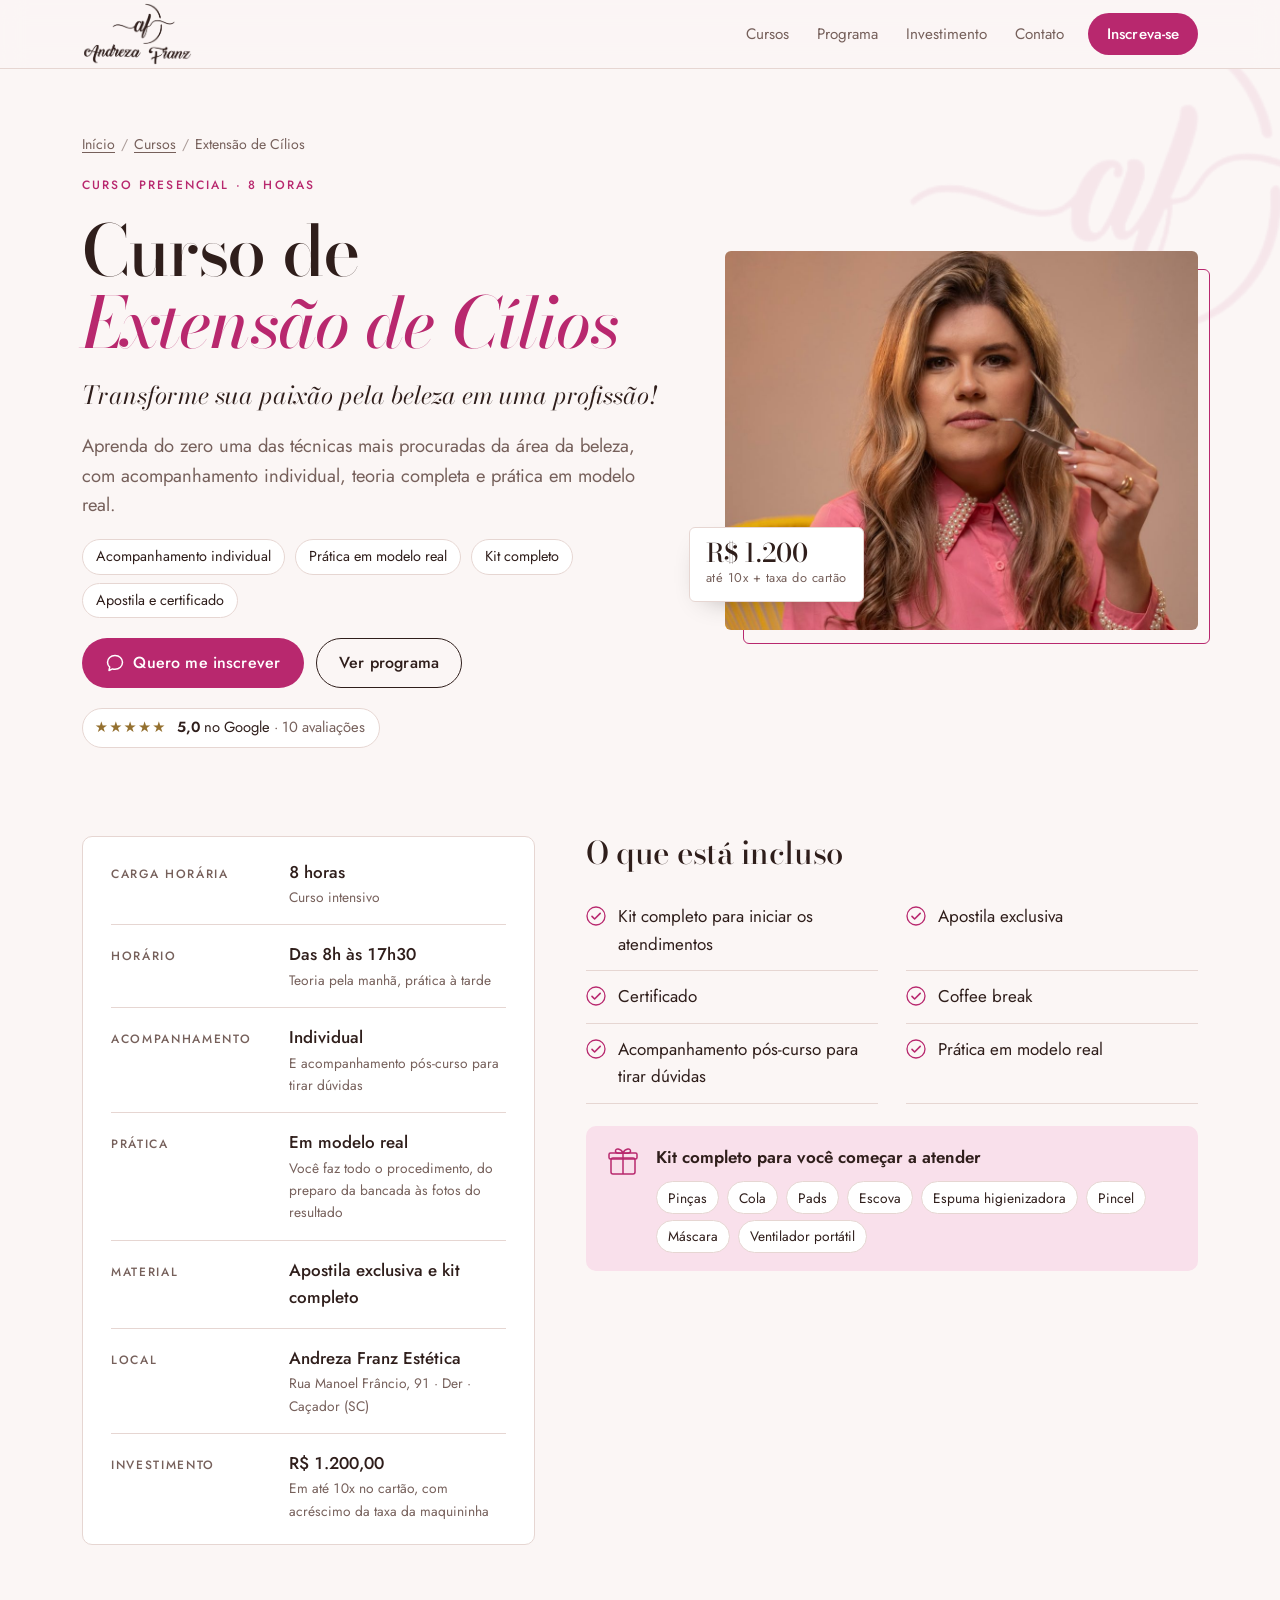
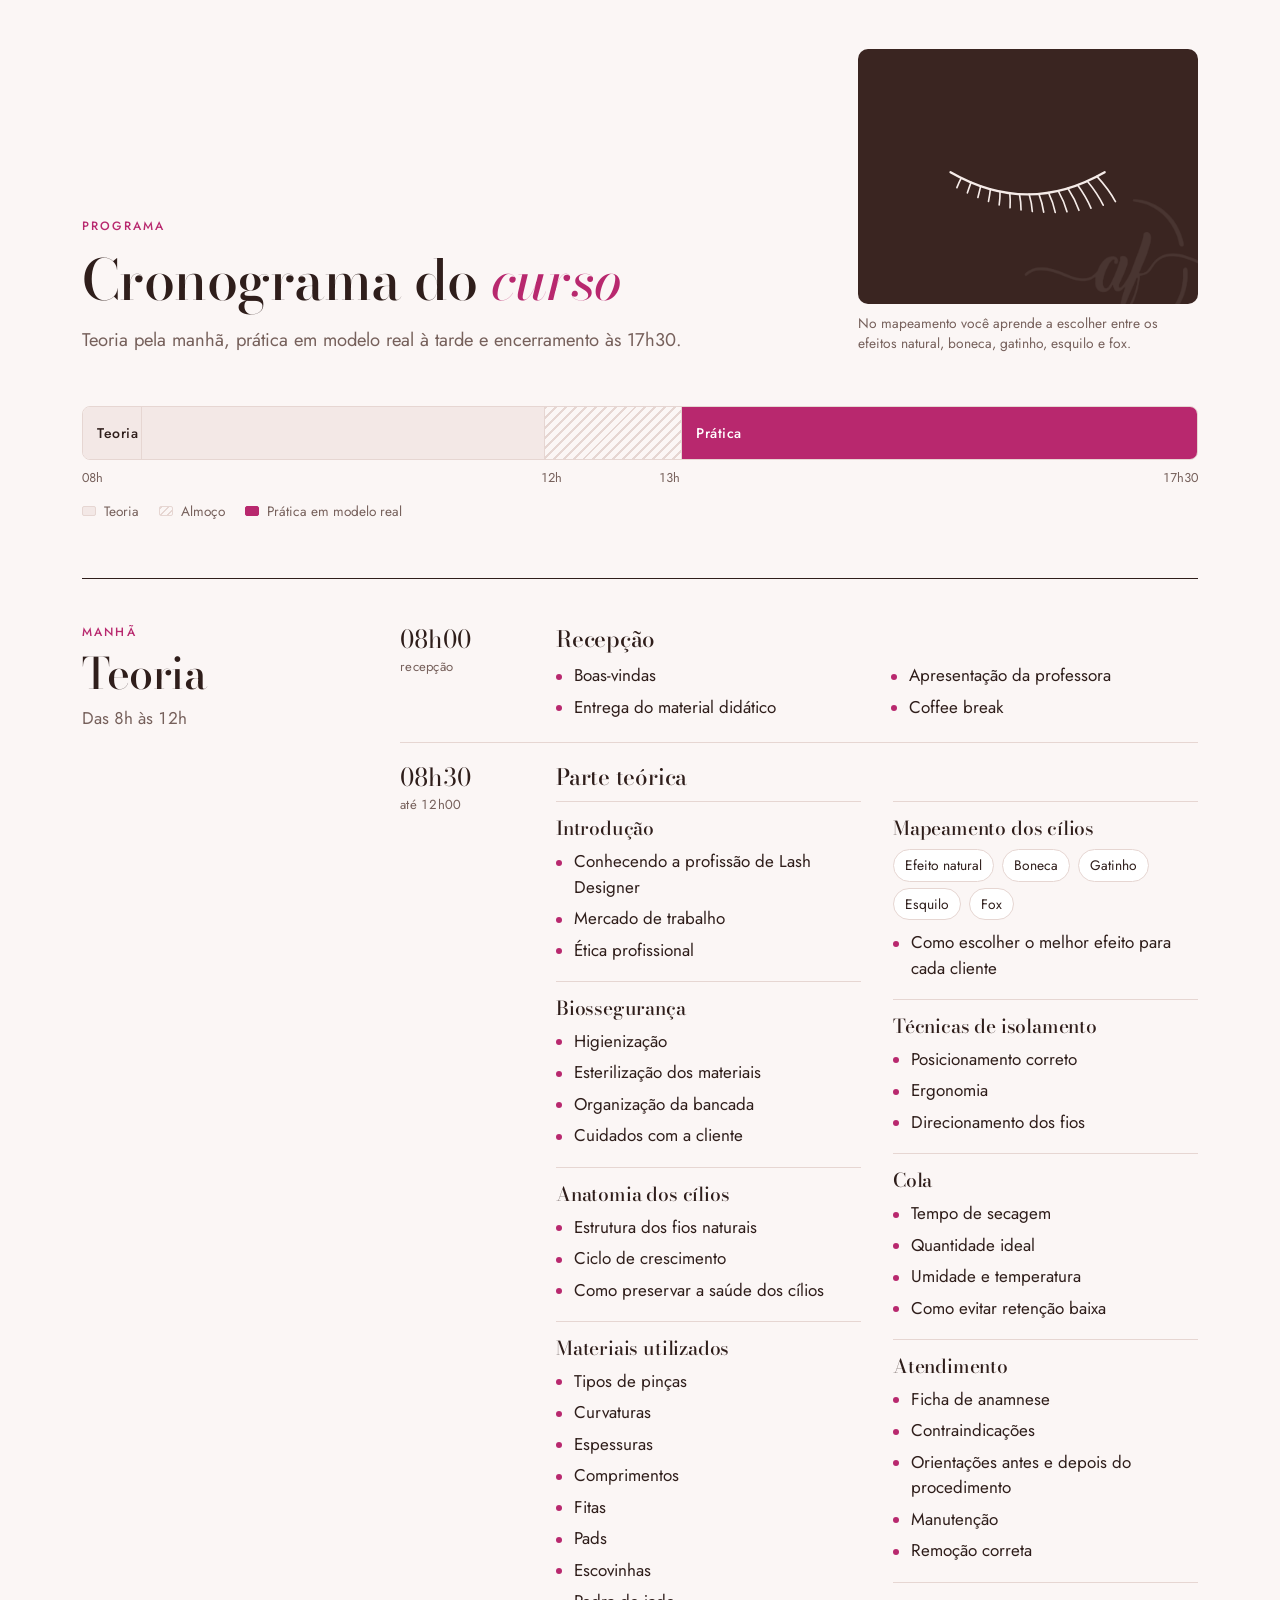
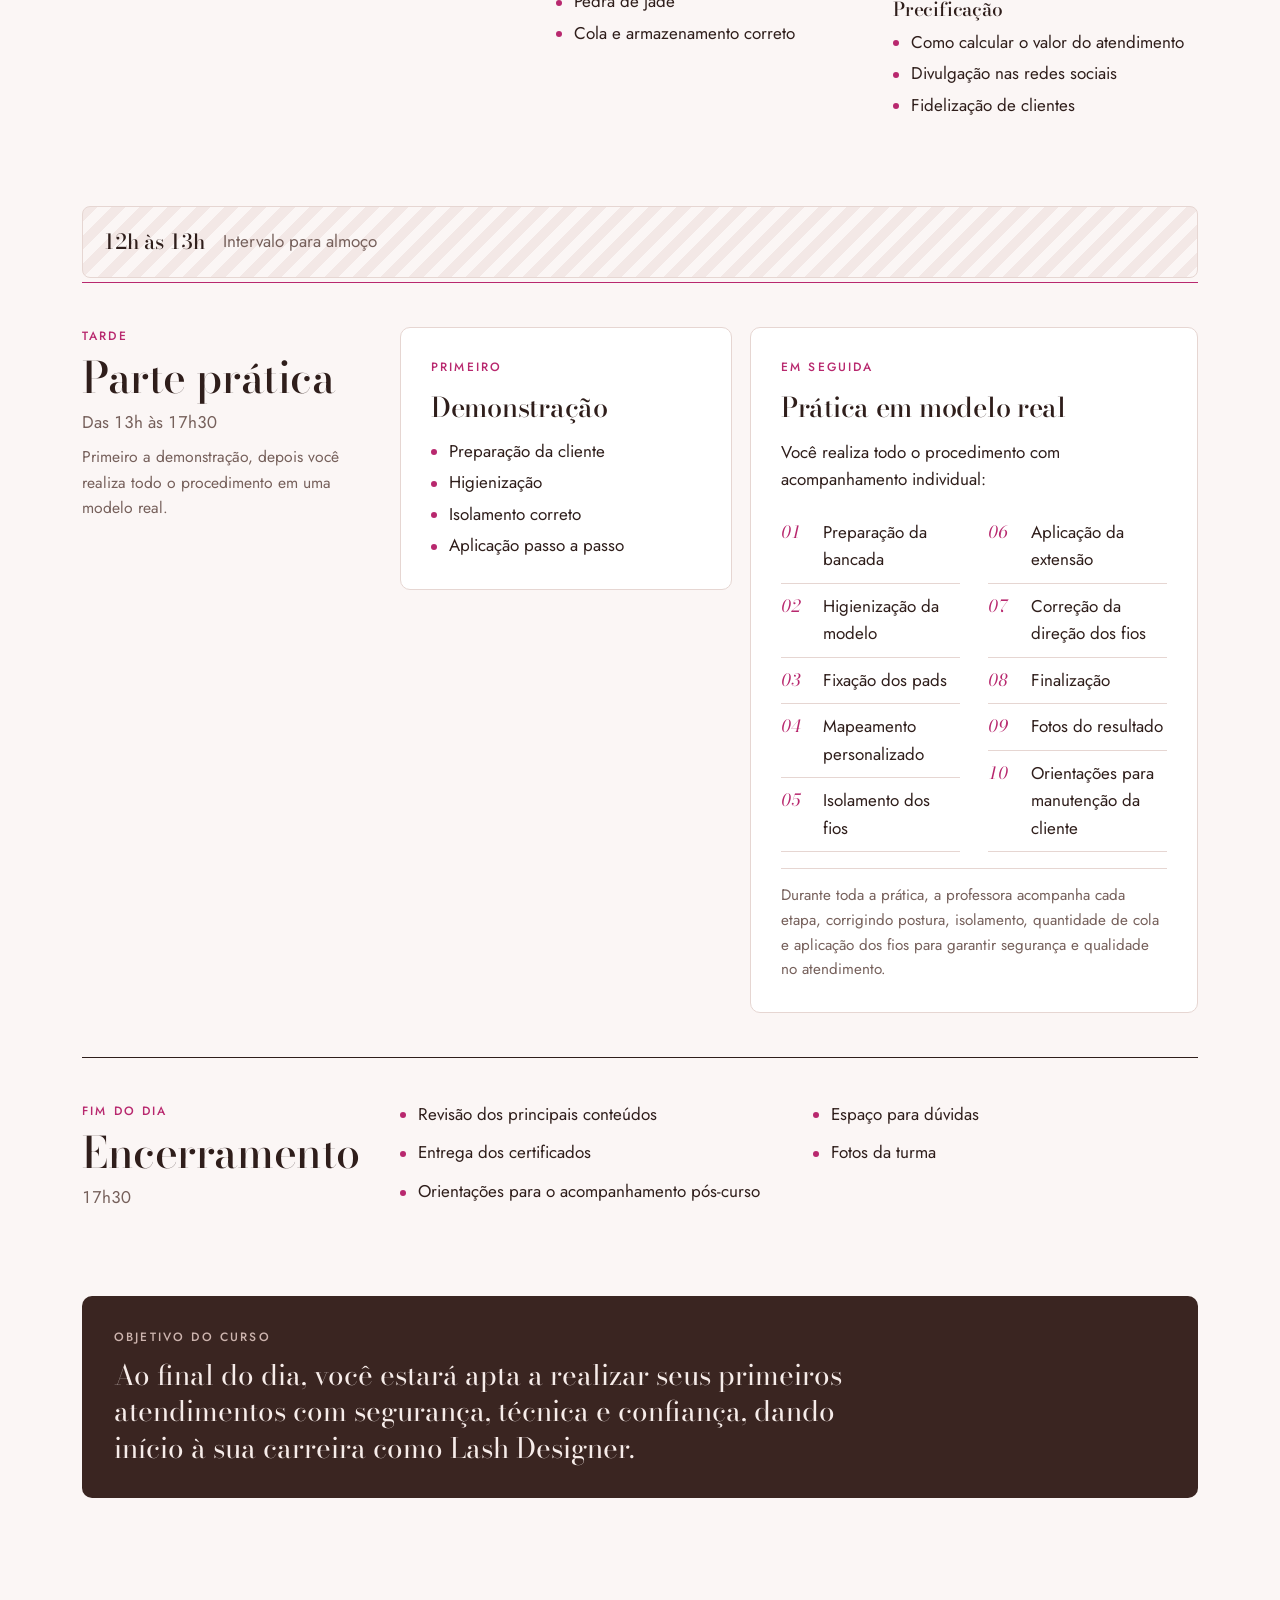
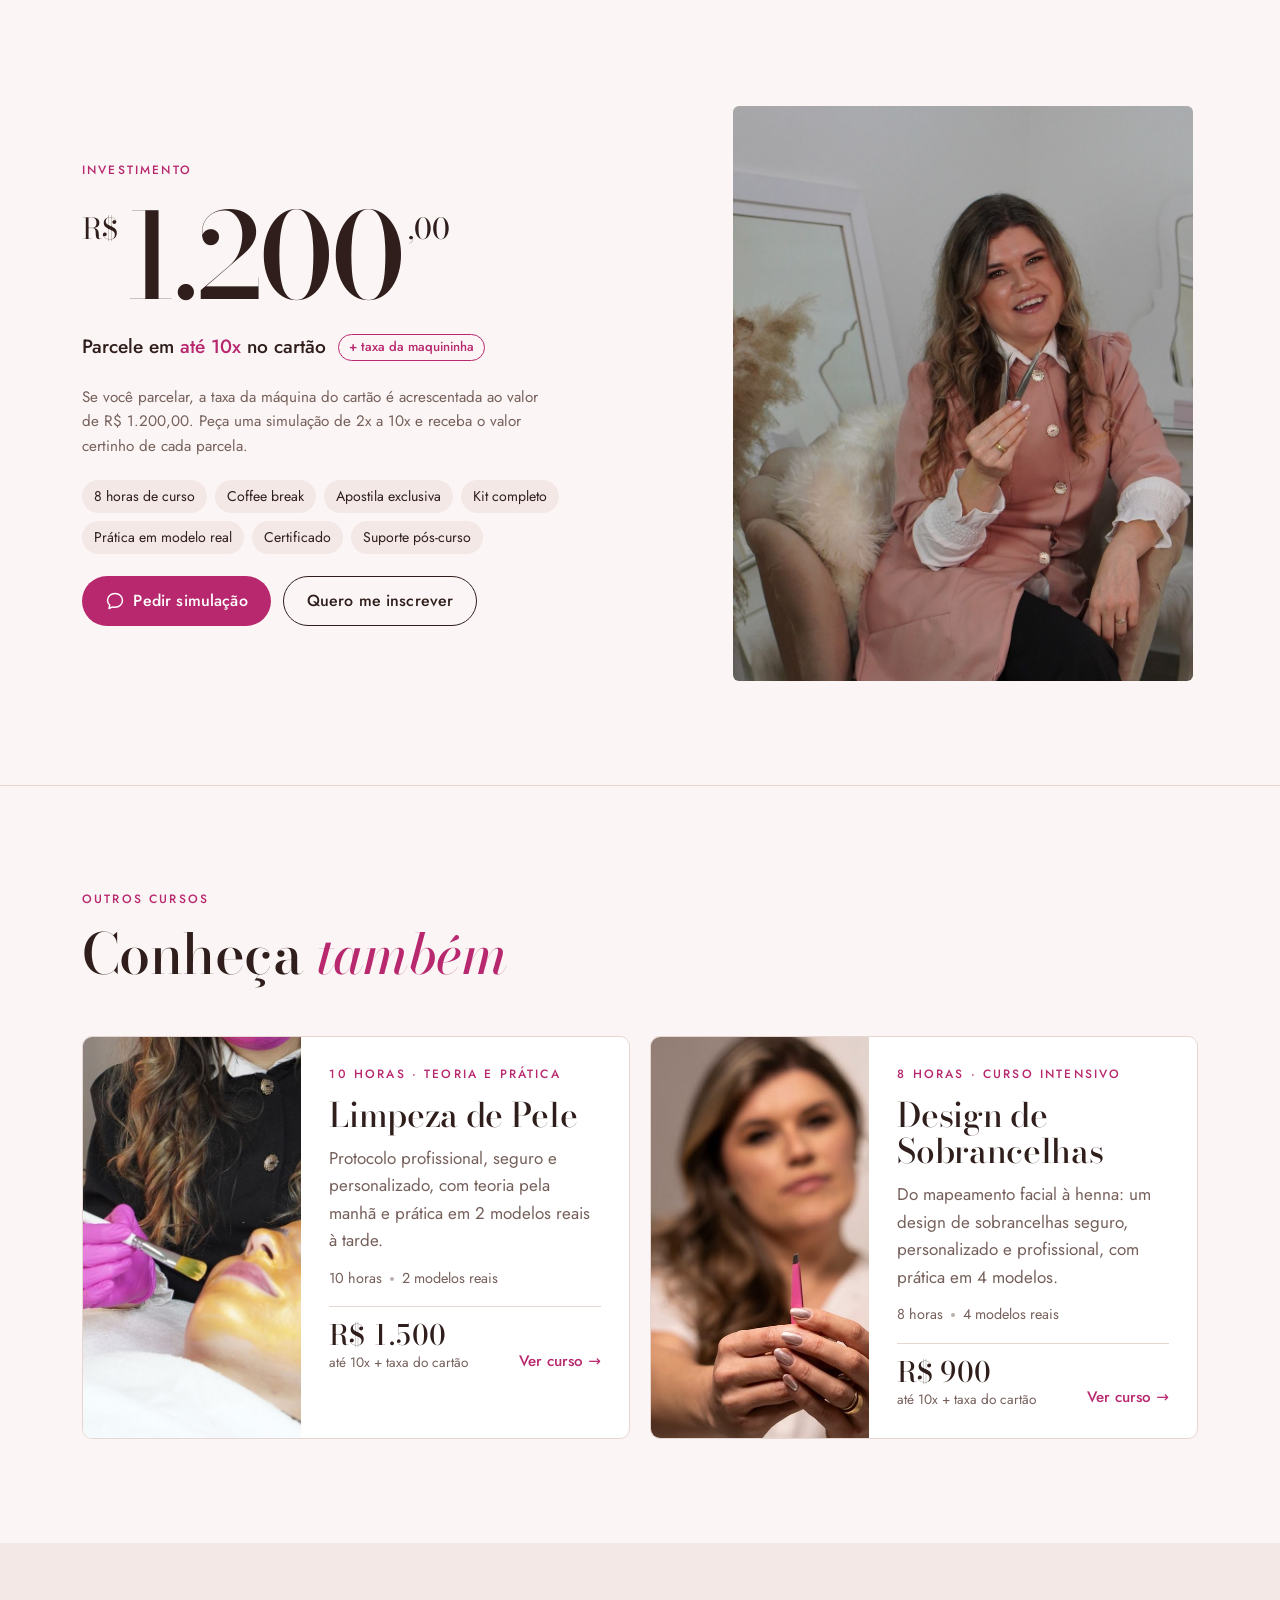
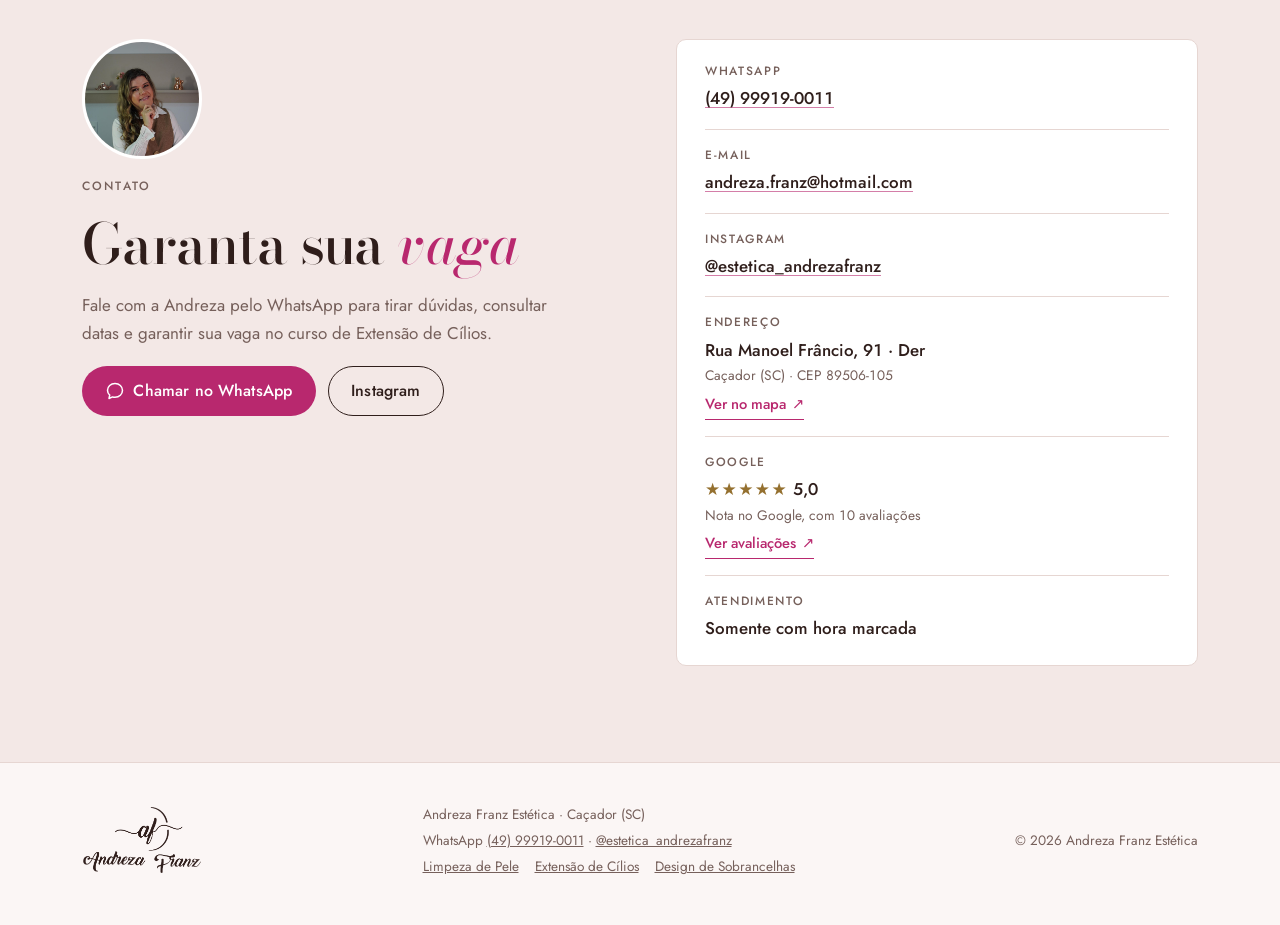
<file: extensao-de-cilios.html>
<!doctype html>
<html lang="pt-BR">
<head>
<meta charset="utf-8">
<meta name="viewport" content="width=device-width, initial-scale=1, viewport-fit=cover">
<title>Curso de Extensão de Cílios em Caçador (SC) | Andreza Franz Estética</title>
<meta name="description" content="Curso presencial de Extensão de Cílios em Caçador (SC): 8 horas, do zero, com acompanhamento individual, prática em modelo real, kit completo, apostila e certificado. R$ 1.200, parcelado em até 10x no cartão (+ taxa da maquininha).">
<meta name="theme-color" content="#FBF6F5" media="(prefers-color-scheme: light)">
<meta name="theme-color" content="#171011" media="(prefers-color-scheme: dark)">
<link rel="icon" href="favicon.ico" sizes="any">
<link rel="icon" type="image/png" sizes="32x32" href="img/favicon-32.png">
<link rel="icon" type="image/png" sizes="192x192" href="img/favicon-192.png">
<link rel="apple-touch-icon" href="img/apple-touch-icon.png">
<!-- Prévia de link (WhatsApp, Facebook): com o domínio no ar, troque img/og-image.jpg pelo endereço completo, ex.: https://seudominio.com.br/img/og-image.jpg -->
<meta property="og:type" content="website">
<meta property="og:locale" content="pt_BR">
<meta property="og:site_name" content="Andreza Franz Estética">
<meta property="og:title" content="Curso de Extensão de Cílios · Andreza Franz Estética">
<meta property="og:description" content="Curso presencial de Extensão de Cílios em Caçador (SC): 8 horas, do zero, com acompanhamento individual, prática em modelo real, kit completo, apostila e certificado. R$ 1.200, parcelado em até 10x no cartão (+ taxa da maquininha).">
<meta property="og:image" content="img/og-cilios.jpg">
<meta name="twitter:card" content="summary_large_image">
<link rel="preconnect" href="https://fonts.googleapis.com">
<link rel="preconnect" href="https://fonts.gstatic.com" crossorigin>
<link rel="stylesheet" href="https://fonts.googleapis.com/css2?family=Bodoni+Moda:ital,opsz,wght@0,6..96,400..700;1,6..96,400..700&amp;family=Jost:wght@300..600&amp;display=swap">
<link rel="stylesheet" href="css/site.css">
<style>:root{padding-top:env(safe-area-inset-top,0px);padding-bottom:env(safe-area-inset-bottom,0px)}</style>
<script type="application/ld+json">
{
  "@context": "https://schema.org",
  "@type": "Course",
  "name": "Curso de Extensão de Cílios",
  "description": "Aprenda do zero uma das técnicas mais procuradas da área da beleza, com acompanhamento individual, teoria completa e prática em modelo real.",
  "inLanguage": "pt-BR",
  "provider": {
    "@type": "BeautySalon",
    "name": "Andreza Franz Estética",
    "telephone": "+55 49 99919-0011",
    "email": "andreza.franz@hotmail.com",
    "sameAs": [
      "https://www.instagram.com/estetica_andrezafranz/"
    ],
    "address": {
      "@type": "PostalAddress",
      "streetAddress": "Rua Manoel Frâncio, 91 - Der",
      "addressLocality": "Caçador",
      "addressRegion": "SC",
      "postalCode": "89506-105",
      "addressCountry": "BR"
    },
    "geo": {
      "@type": "GeoCoordinates",
      "latitude": -26.769811,
      "longitude": -51.0199768
    },
    "hasMap": "https://maps.app.goo.gl/DuBLKHnmuJ3UreH18"
  },
  "offers": {
    "@type": "Offer",
    "price": "1200.00",
    "priceCurrency": "BRL",
    "category": "Paid"
  },
  "hasCourseInstance": {
    "@type": "CourseInstance",
    "courseMode": "onsite",
    "courseWorkload": "PT8H",
    "location": "Caçador (SC)"
  }
}
</script>
</head>
<body>
<svg class="sprite" aria-hidden="true" focusable="false">
  <symbol id="i-check" viewBox="0 0 20 20"><circle cx="10" cy="10" r="9" fill="none" stroke="currentColor" stroke-width="1.3"/><path d="M6 10.4l2.6 2.6L14.2 7.4" fill="none" stroke="currentColor" stroke-width="1.6" stroke-linecap="round" stroke-linejoin="round"/></symbol>
  <symbol id="i-chat" viewBox="0 0 20 20"><path d="M10 2.5c-4.3 0-7.5 3-7.5 6.8 0 1.9.8 3.6 2.2 4.8L4 17.5l3.6-1.6c.8.2 1.6.3 2.4.3 4.3 0 7.5-3 7.5-6.9S14.3 2.5 10 2.5z" fill="none" stroke="currentColor" stroke-width="1.5" stroke-linejoin="round"/></symbol>
  <symbol id="i-gift" viewBox="0 0 34 34"><rect x="5" y="14" width="24" height="16" rx="2" fill="none" stroke="currentColor" stroke-width="1.5"/><rect x="3" y="9" width="28" height="6" rx="1.5" fill="none" stroke="currentColor" stroke-width="1.5"/><path d="M17 9v21" stroke="currentColor" stroke-width="1.5"/><path d="M17 9c-2.5-5-8-5-7.5-1.5C10 10 17 9 17 9zm0 0c2.5-5 8-5 7.5-1.5C24 10 17 9 17 9z" fill="none" stroke="currentColor" stroke-width="1.5" stroke-linejoin="round"/></symbol>
</svg>
<header class="site-header">
  <div class="wrap header-inner">
    <a class="brand" href="index.html" aria-label="Andreza Franz Estética, página inicial"><span class="logo-mark" role="img" aria-label="Andreza Franz"></span></a>
    <nav class="nav" aria-label="Seções"><a href="index.html#cursos">Cursos</a><a href="#programa">Programa</a><a href="#investimento">Investimento</a><a href="#contato">Contato</a></nav>
    <a class="btn btn-primary header-cta" href="https://wa.me/5549999190011?text=Ol%C3%A1%2C%20Andreza%21%20Quero%20me%20inscrever%20no%20Curso%20de%20Extens%C3%A3o%20de%20C%C3%ADlios." target="_blank" rel="noopener">Inscreva-se</a>
  </div>
</header>
<main>
<section class="course-top">
  <span class="watermark" aria-hidden="true"></span>
  <div class="wrap course-top-grid">
    <div class="course-top-copy">
      <nav class="crumbs" aria-label="Você está em"><a href="index.html">Início</a><span aria-hidden="true">/</span><a href="index.html#cursos">Cursos</a><span aria-hidden="true">/</span><span>Extensão de Cílios</span></nav>
      <p class="eyebrow">Curso presencial · 8 horas</p>
      <h1>Curso de <em>Extensão de Cílios</em></h1>
      <p class="tagline">Transforme sua paixão pela beleza em uma profissão!</p>
      <p class="lede">Aprenda do zero uma das técnicas mais procuradas da área da beleza, com acompanhamento individual, teoria completa e prática em modelo real.</p>
      <ul class="facts"><li>Acompanhamento individual</li><li>Prática em modelo real</li><li>Kit completo</li><li>Apostila e certificado</li></ul>
      <div class="btn-row">
        <a class="btn btn-primary" href="https://wa.me/5549999190011?text=Ol%C3%A1%2C%20Andreza%21%20Quero%20me%20inscrever%20no%20Curso%20de%20Extens%C3%A3o%20de%20C%C3%ADlios." target="_blank" rel="noopener"><svg aria-hidden="true"><use href="#i-chat"/></svg>Quero me inscrever</a>
        <a class="btn btn-ghost" href="#programa">Ver programa</a>
      </div>
      <a class="rating" href="https://maps.app.goo.gl/DuBLKHnmuJ3UreH18" target="_blank" rel="noopener" aria-label="Nota 5,0 no Google, com 10 avaliações. Ver avaliações"><span class="stars" aria-hidden="true">★★★★★</span><span aria-hidden="true"><strong>5,0</strong> no Google <span class="src">· 10 avaliações</span></span></a>
    </div>
    <figure class="photo-frame">
      <img src="img/curso-cilios.jpg" width="1000" height="800" alt="Andreza Franz de camisa rosa com gola de pérolas, segurando uma pinça de extensão de cílios junto ao rosto">
      <div class="badge"><strong>R$ 1.200</strong><span>até 10x + taxa do cartão</span></div>
    </figure>
  </div>
</section>
<section class="section section--tight-top">
  <div class="wrap overview">
    <dl class="ficha"><div><dt>Carga horária</dt><dd>8 horas<small>Curso intensivo</small></dd></div><div><dt>Horário</dt><dd>Das 8h às 17h30<small>Teoria pela manhã, prática à tarde</small></dd></div><div><dt>Acompanhamento</dt><dd>Individual<small>E acompanhamento pós-curso para tirar dúvidas</small></dd></div><div><dt>Prática</dt><dd>Em modelo real<small>Você faz todo o procedimento, do preparo da bancada às fotos do resultado</small></dd></div><div><dt>Material</dt><dd>Apostila exclusiva e kit completo</dd></div><div><dt>Local</dt><dd>Andreza Franz Estética<small>Rua Manoel Frâncio, 91 · Der · Caçador (SC)</small></dd></div><div><dt>Investimento</dt><dd>R$ 1.200,00<small>Em até 10x no cartão, com acréscimo da taxa da maquininha</small></dd></div></dl>
    <div class="checks-wrap">
      <h2>O que está incluso</h2>
      <ul class="checks"><li><svg aria-hidden="true"><use href="#i-check"/></svg><span>Kit completo para iniciar os atendimentos</span></li><li><svg aria-hidden="true"><use href="#i-check"/></svg><span>Apostila exclusiva</span></li><li><svg aria-hidden="true"><use href="#i-check"/></svg><span>Certificado</span></li><li><svg aria-hidden="true"><use href="#i-check"/></svg><span>Coffee break</span></li><li><svg aria-hidden="true"><use href="#i-check"/></svg><span>Acompanhamento pós-curso para tirar dúvidas</span></li><li><svg aria-hidden="true"><use href="#i-check"/></svg><span>Prática em modelo real</span></li></ul>
      <div class="callout">
  <svg aria-hidden="true"><use href="#i-gift"/></svg>
  <div class="callout-body"><p><strong>Kit completo para você começar a atender</strong></p><ul class="chips"><li>Pinças</li><li>Cola</li><li>Pads</li><li>Escova</li><li>Espuma higienizadora</li><li>Pincel</li><li>Máscara</li><li>Ventilador portátil</li></ul></div>
</div>
    </div>
  </div>
</section>
<section class="section section--tight-top" id="programa">
  <div class="wrap">
    <div class="program-intro">
      <div class="section-head">
        <p class="eyebrow">Programa</p>
        <h2>Cronograma do <em>curso</em></h2>
        <p class="lede">Teoria pela manhã, prática em modelo real à tarde e encerramento às 17h30.</p>
      </div>
      <figure class="program-art"><div class="art art--cilios" role="img" aria-label="Ilustração de cílios com extensão"><svg viewBox="0 0 240 110" aria-hidden="true"><path d="M40 50Q120 96 200 50" fill="none" stroke="currentColor" stroke-width="2.4" stroke-linecap="round"/><path d="M51.2 56.0Q48.8 60.6 46.6 66.1M61.3 60.6Q59.4 65.6 57.5 71.5M71.3 64.5Q70.0 70.0 68.4 76.3M81.4 67.6Q80.7 73.7 79.4 80.4M91.4 70.1Q91.5 76.7 90.5 84.0M101.5 71.8Q102.3 79.1 101.8 87.0M111.5 72.7Q113.2 80.8 113.2 89.2M121.6 73.0Q124.3 81.8 124.9 90.8M131.7 72.5Q135.4 82.0 136.7 91.6M141.7 71.3Q146.6 81.5 148.7 91.7M151.8 69.4Q158.0 80.3 160.9 91.1M161.8 66.7Q169.4 78.3 173.3 89.6M171.9 63.3Q180.9 75.6 185.8 87.4M181.9 59.2Q192.5 72.0 198.5 84.3M192.0 54.4Q204.2 67.7 211.2 80.5" fill="none" stroke="currentColor" stroke-width="1.7" stroke-linecap="round"/></svg></div><figcaption>No mapeamento você aprende a escolher entre os efeitos natural, boneca, gatinho, esquilo e fox.</figcaption></figure>
    </div>
    <div class="daybar" role="img" aria-label="Linha do dia: recepção às 8h, teoria das 8h30 às 12h, almoço das 12h às 13h e prática das 13h às 17h30">
  <div class="daybar-track" aria-hidden="true">
    <span class="seg seg-teoria" style="flex:4"><i style="left:12.5%"></i>Teoria</span>
    <span class="seg seg-almoco" style="flex:1"></span>
    <span class="seg seg-pratica" style="flex:4.5">Prática</span>
  </div>
  <div class="daybar-scale" aria-hidden="true">
    <span style="left:0">08h</span>
    <span class="mid" style="left:42.105%">12h</span>
    <span class="mid" style="left:52.632%">13h</span>
    <span style="right:0">17h30</span>
  </div>
  <div class="daybar-legend" aria-hidden="true"><span class="l-teoria">Teoria</span><span class="l-almoco">Almoço</span><span class="l-pratica">Prática em modelo real</span></div>
</div>
    <div class="period">
      <header class="period-head"><p class="eyebrow">Manhã</p><h3>Teoria</h3><p class="period-time">Das 8h às 12h</p></header>
      <ol class="slots">
        <li class="slot"><p class="slot-time">08h00<small>recepção</small></p><div class="slot-body"><h4>Recepção</h4>
          <ul class="topics two"><li>Boas-vindas</li><li>Apresentação da professora</li><li>Entrega do material didático</li><li>Coffee break</li></ul></div></li>
        <li class="slot"><p class="slot-time">08h30<small>até 12h00</small></p><div class="slot-body"><h4>Parte teórica</h4>
          <div class="groups"><div class="group"><h5>Introdução</h5><ul class="topics"><li>Conhecendo a profissão de Lash Designer</li><li>Mercado de trabalho</li><li>Ética profissional</li></ul></div><div class="group"><h5>Biossegurança</h5><ul class="topics"><li>Higienização</li><li>Esterilização dos materiais</li><li>Organização da bancada</li><li>Cuidados com a cliente</li></ul></div><div class="group"><h5>Anatomia dos cílios</h5><ul class="topics"><li>Estrutura dos fios naturais</li><li>Ciclo de crescimento</li><li>Como preservar a saúde dos cílios</li></ul></div><div class="group"><h5>Materiais utilizados</h5><ul class="topics"><li>Tipos de pinças</li><li>Curvaturas</li><li>Espessuras</li><li>Comprimentos</li><li>Fitas</li><li>Pads</li><li>Escovinhas</li><li>Pedra de jade</li><li>Cola e armazenamento correto</li></ul></div><div class="group"><h5>Mapeamento dos cílios</h5><ul class="chips"><li>Efeito natural</li><li>Boneca</li><li>Gatinho</li><li>Esquilo</li><li>Fox</li></ul><ul class="topics"><li>Como escolher o melhor efeito para cada cliente</li></ul></div><div class="group"><h5>Técnicas de isolamento</h5><ul class="topics"><li>Posicionamento correto</li><li>Ergonomia</li><li>Direcionamento dos fios</li></ul></div><div class="group"><h5>Cola</h5><ul class="topics"><li>Tempo de secagem</li><li>Quantidade ideal</li><li>Umidade e temperatura</li><li>Como evitar retenção baixa</li></ul></div><div class="group"><h5>Atendimento</h5><ul class="topics"><li>Ficha de anamnese</li><li>Contraindicações</li><li>Orientações antes e depois do procedimento</li><li>Manutenção</li><li>Remoção correta</li></ul></div><div class="group"><h5>Precificação</h5><ul class="topics"><li>Como calcular o valor do atendimento</li><li>Divulgação nas redes sociais</li><li>Fidelização de clientes</li></ul></div></div></div></li>
      </ol>
    </div>
    <div class="lunch"><strong>12h às 13h</strong><span>Intervalo para almoço</span></div>
    <div class="period period--accent">
      <header class="period-head">
        <p class="eyebrow">Tarde</p><h3>Parte prática</h3><p class="period-time">Das 13h às 17h30</p>
        <p class="muted">Primeiro a demonstração, depois você realiza todo o procedimento em uma modelo real.</p>
      </header>
      <div class="models models--flip">
        <article class="model">
          <p class="eyebrow">Primeiro</p><h4>Demonstração</h4>
          <ul class="topics"><li>Preparação da cliente</li><li>Higienização</li><li>Isolamento correto</li><li>Aplicação passo a passo</li></ul>
        </article>
        <article class="model">
          <p class="eyebrow">Em seguida</p><h4>Prática em modelo real</h4>
          <p>Você realiza todo o procedimento com acompanhamento individual:</p>
          <ul class="steps"><li>Preparação da bancada</li><li>Higienização da modelo</li><li>Fixação dos pads</li><li>Mapeamento personalizado</li><li>Isolamento dos fios</li><li>Aplicação da extensão</li><li>Correção da direção dos fios</li><li>Finalização</li><li>Fotos do resultado</li><li>Orientações para manutenção da cliente</li></ul>
          <p class="model-note">Durante toda a prática, a professora acompanha cada etapa, corrigindo postura, isolamento, quantidade de cola e aplicação dos fios para garantir segurança e qualidade no atendimento.</p>
        </article>
      </div>
    </div>
    <div class="period">
      <header class="period-head"><p class="eyebrow">Fim do dia</p><h3>Encerramento</h3><p class="period-time">17h30</p></header>
      <ul class="topics two"><li>Revisão dos principais conteúdos</li><li>Espaço para dúvidas</li><li>Entrega dos certificados</li><li>Fotos da turma</li><li>Orientações para o acompanhamento pós-curso</li></ul>
    </div>
    <div class="objective">
      <p class="eyebrow">Objetivo do curso</p>
      <p>Ao final do dia, você estará apta a realizar seus primeiros atendimentos com segurança, técnica e confiança, dando início à sua carreira como Lash Designer.</p>
    </div>
  </div>
</section>
<section class="section" id="investimento">
  <div class="wrap invest">
    <div class="invest-copy">
      <p class="eyebrow">Investimento</p>
      <div class="price" aria-label="1.200 reais"><span class="cur">R$</span><span class="val">1.200</span><span class="cents">,00</span></div>
      <p class="installments">Parcele em <em>até 10x</em> no cartão <span class="fee">+ taxa da maquininha</span></p>
      
      <p class="fine">Se você parcelar, a taxa da máquina do cartão é acrescentada ao valor de R$ 1.200,00. Peça uma simulação de 2x a 10x e receba o valor certinho de cada parcela.</p>
      <ul class="includes"><li>8 horas de curso</li><li>Coffee break</li><li>Apostila exclusiva</li><li>Kit completo</li><li>Prática em modelo real</li><li>Certificado</li><li>Suporte pós-curso</li></ul>
      <div class="btn-row">
        <a class="btn btn-primary" href="https://wa.me/5549999190011?text=Ol%C3%A1%2C%20Andreza%21%20Quero%20uma%20simula%C3%A7%C3%A3o%20do%20parcelamento%20do%20Curso%20de%20Extens%C3%A3o%20de%20C%C3%ADlios." target="_blank" rel="noopener"><svg aria-hidden="true"><use href="#i-chat"/></svg>Pedir simulação</a>
        <a class="btn btn-ghost" href="https://wa.me/5549999190011?text=Ol%C3%A1%2C%20Andreza%21%20Quero%20me%20inscrever%20no%20Curso%20de%20Extens%C3%A3o%20de%20C%C3%ADlios." target="_blank" rel="noopener">Quero me inscrever</a>
      </div>
    </div>
    <figure class="invest-figure"><img src="img/andreza-cilios.jpg" width="1000" height="1500" alt="Andreza Franz de jaleco rosa, sorrindo e segurando pinças de extensão de cílios" loading="lazy"></figure>
  </div>
</section>
<section class="section section--rule">
  <div class="wrap">
    <div class="section-head"><p class="eyebrow">Outros cursos</p><h2>Conheça <em>também</em></h2></div>
    <div class="catalog catalog--2"><article class="course-card">
  <div class="course-media"><img src="img/curso-limpeza.jpg" width="1000" height="831" alt="Aplicação de máscara com pincel durante uma limpeza de pele" loading="lazy"></div>
  <div class="course-body">
    <p class="eyebrow">10 horas · teoria e prática</p>
    <h3><a href="limpeza-de-pele.html">Limpeza de Pele</a></h3>
    <p class="muted">Protocolo profissional, seguro e personalizado, com teoria pela manhã e prática em 2 modelos reais à tarde.</p>
    <div class="course-meta"><span>10 horas</span><span>2 modelos reais</span></div>
    <div class="course-foot">
      <div class="price-sm"><strong>R$ 1.500</strong><span>até 10x + taxa do cartão</span></div>
      <span class="more" aria-hidden="true">Ver curso →</span>
    </div>
  </div>
</article><article class="course-card">
  <div class="course-media"><img src="img/curso-sobrancelhas.jpg" width="1000" height="800" alt="Andreza Franz de blusa branca estendendo uma pinça rosa de sobrancelha em primeiro plano" loading="lazy"></div>
  <div class="course-body">
    <p class="eyebrow">8 horas · curso intensivo</p>
    <h3><a href="design-de-sobrancelhas.html">Design de Sobrancelhas</a></h3>
    <p class="muted">Do mapeamento facial à henna: um design de sobrancelhas seguro, personalizado e profissional, com prática em 4 modelos.</p>
    <div class="course-meta"><span>8 horas</span><span>4 modelos reais</span></div>
    <div class="course-foot">
      <div class="price-sm"><strong>R$ 900</strong><span>até 10x + taxa do cartão</span></div>
      <span class="more" aria-hidden="true">Ver curso →</span>
    </div>
  </div>
</article></div>
  </div>
</section>
<section class="cta" id="contato">
  <div class="wrap cta-grid">
    <div class="cta-copy">
      <img class="cta-photo" src="img/andreza-sorriso.jpg" width="900" height="1350" alt="Andreza Franz sorrindo com a mão no queixo" loading="lazy">
      <p class="eyebrow">Contato</p>
      <h2>Garanta sua <em>vaga</em></h2>
      <p>Fale com a Andreza pelo WhatsApp para tirar dúvidas, consultar datas e garantir sua vaga no curso de Extensão de Cílios.</p>
      <div class="btn-row">
        <a class="btn btn-primary" href="https://wa.me/5549999190011?text=Ol%C3%A1%2C%20Andreza%21%20Quero%20me%20inscrever%20no%20Curso%20de%20Extens%C3%A3o%20de%20C%C3%ADlios." target="_blank" rel="noopener"><svg aria-hidden="true"><use href="#i-chat"/></svg>Chamar no WhatsApp</a>
        <a class="btn btn-ghost" href="https://www.instagram.com/estetica_andrezafranz/" target="_blank" rel="noopener">Instagram</a>
      </div>
    </div>
    <dl class="contact-list">
      <div><dt>WhatsApp</dt><dd><a href="https://wa.me/5549999190011" target="_blank" rel="noopener">(49) 99919-0011</a></dd></div>
      <div><dt>E-mail</dt><dd><a href="mailto:andreza.franz@hotmail.com">andreza.franz@hotmail.com</a></dd></div>
      <div><dt>Instagram</dt><dd><a href="https://www.instagram.com/estetica_andrezafranz/" target="_blank" rel="noopener">@estetica_andrezafranz</a></dd></div>
      <div><dt>Endereço</dt><dd>Rua Manoel Frâncio, 91 · Der<small>Caçador (SC) · CEP 89506-105</small>
        <a class="text-link" href="https://maps.app.goo.gl/DuBLKHnmuJ3UreH18" target="_blank" rel="noopener">Ver no mapa <span aria-hidden="true">↗</span></a></dd></div>
      <div><dt>Google</dt><dd><span class="stars" aria-hidden="true">★★★★★</span> 5,0<small>Nota no Google, com 10 avaliações</small>
        <a class="text-link" href="https://maps.app.goo.gl/DuBLKHnmuJ3UreH18" target="_blank" rel="noopener">Ver avaliações <span aria-hidden="true">↗</span></a></dd></div>
      <div><dt>Atendimento</dt><dd>Somente com hora marcada</dd></div>
    </dl>
  </div>
</section>
</main>
<footer class="footer">
  <div class="wrap footer-inner">
    <a href="index.html" aria-label="Andreza Franz Estética, página inicial"><span class="logo-mark" role="img" aria-label="Andreza Franz"></span></a>
    <div class="footer-text">
      <small>Andreza Franz Estética · Caçador (SC)</small>
      <small>WhatsApp <a href="https://wa.me/5549999190011" target="_blank" rel="noopener">(49) 99919-0011</a> · <a href="https://www.instagram.com/estetica_andrezafranz/" target="_blank" rel="noopener">@estetica_andrezafranz</a></small>
      <nav aria-label="Cursos"><a href="limpeza-de-pele.html">Limpeza de Pele</a><a href="extensao-de-cilios.html">Extensão de Cílios</a><a href="design-de-sobrancelhas.html">Design de Sobrancelhas</a></nav>
    </div>
    <small>© 2026 Andreza Franz Estética</small>
  </div>
</footer>
<div class="mobile-bar">
  <div><strong>Extensão de Cílios</strong><span>R$ 1.200 · até 10x + taxa</span></div>
  <a class="btn btn-primary" href="https://wa.me/5549999190011?text=Ol%C3%A1%2C%20Andreza%21%20Quero%20me%20inscrever%20no%20Curso%20de%20Extens%C3%A3o%20de%20C%C3%ADlios." target="_blank" rel="noopener">Quero me inscrever</a>
</div>
</body>
</html>
</file>
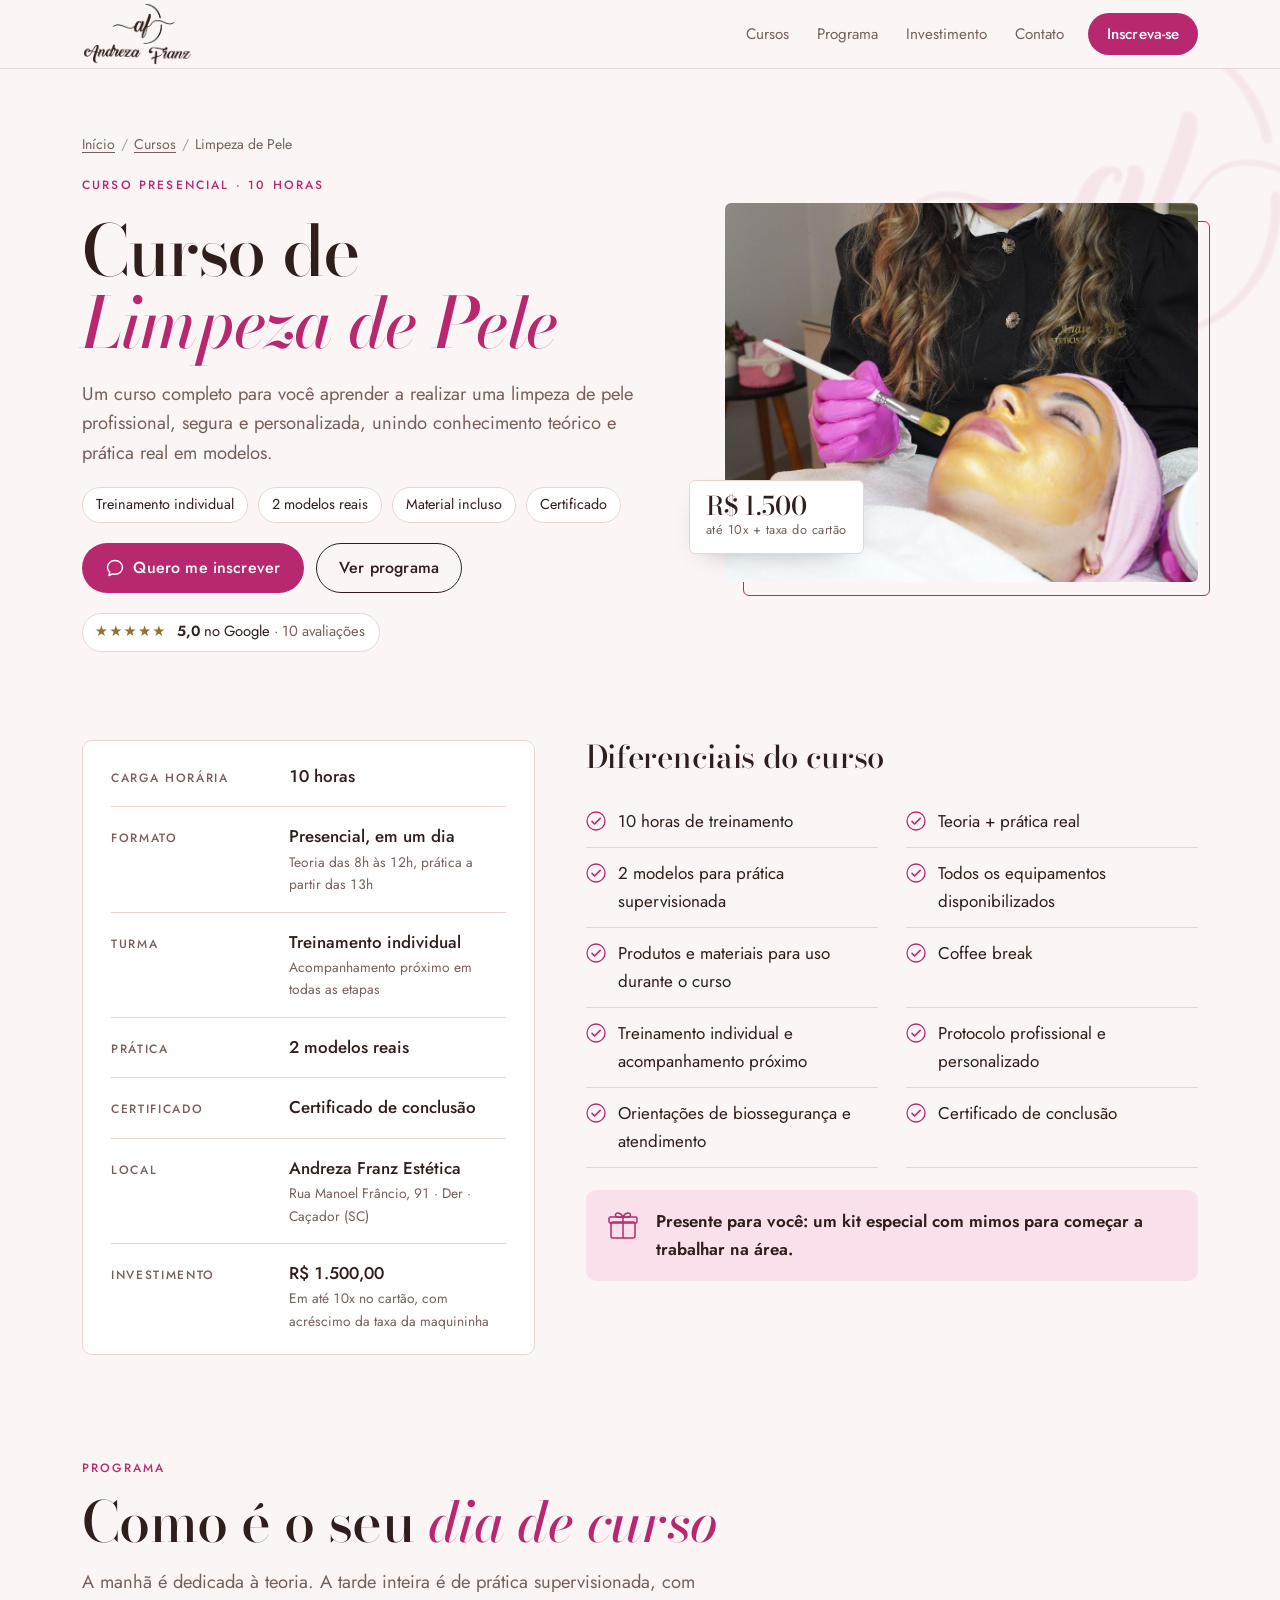
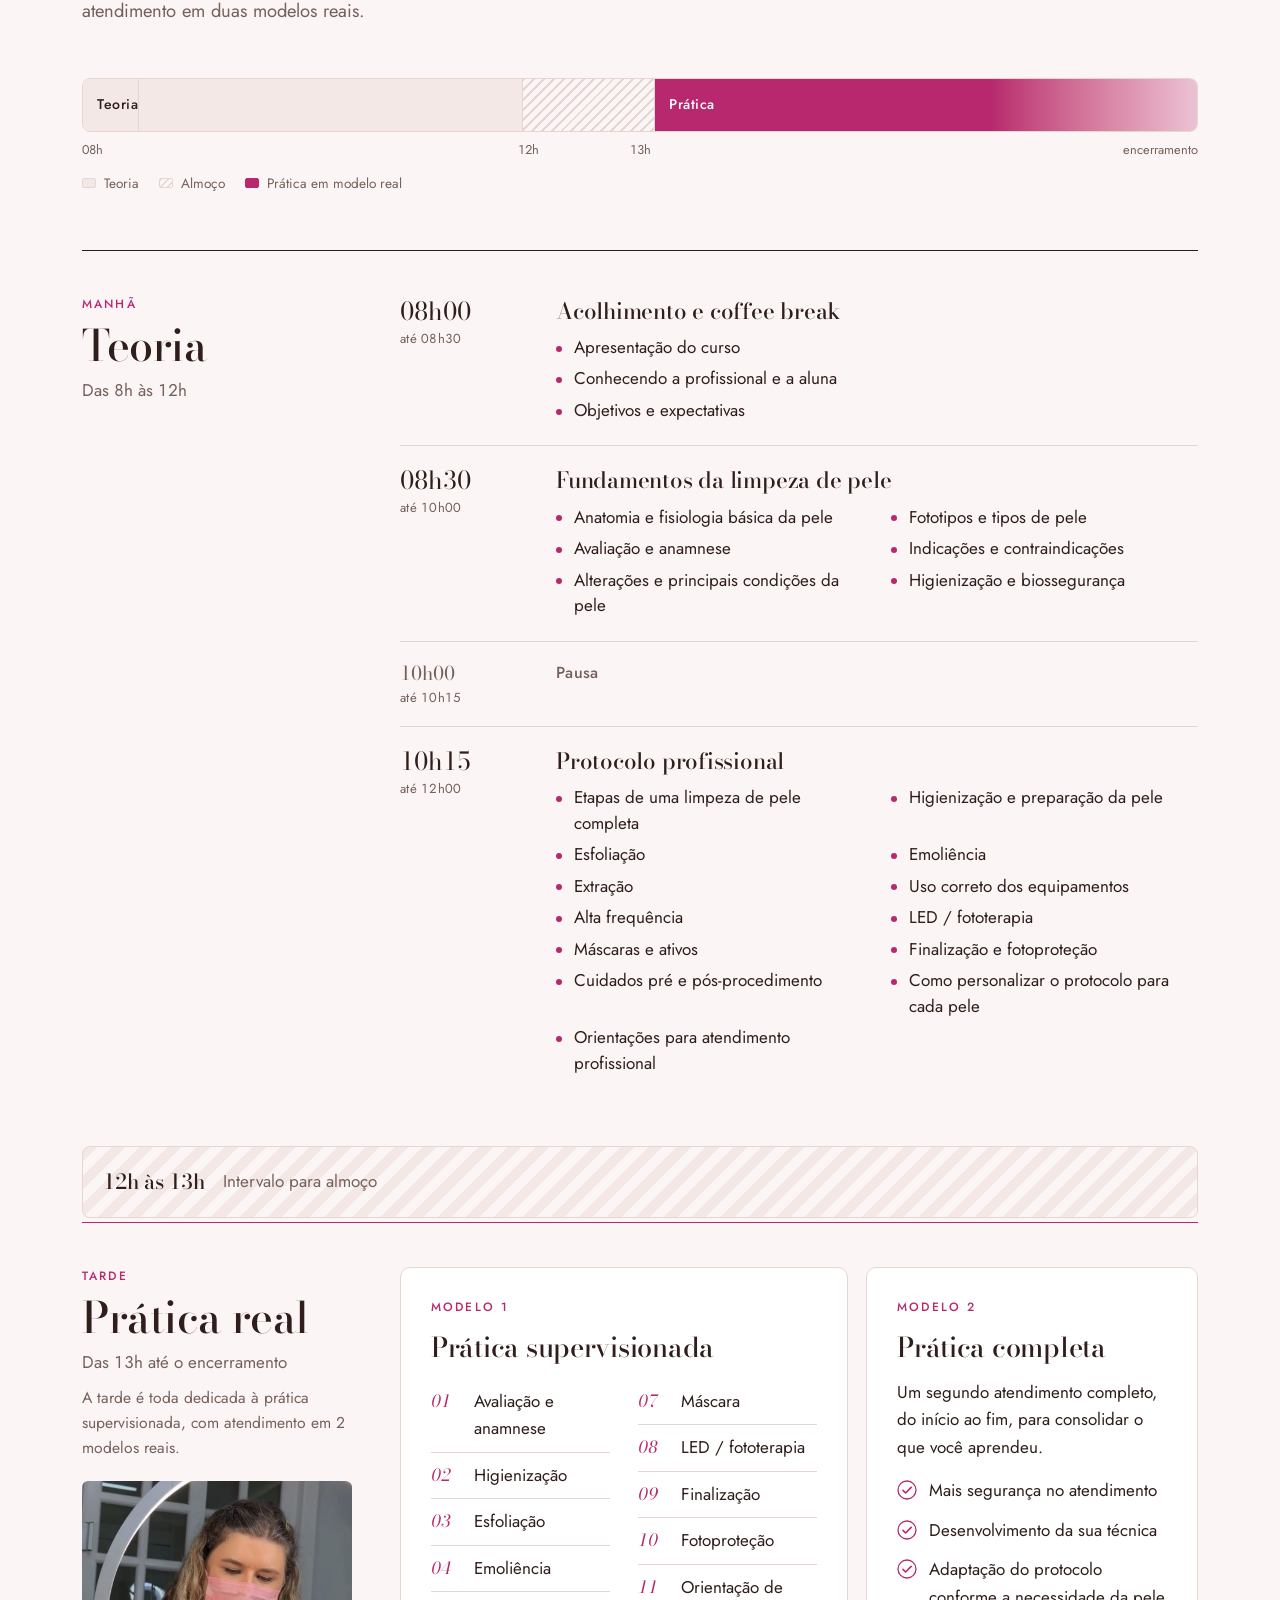
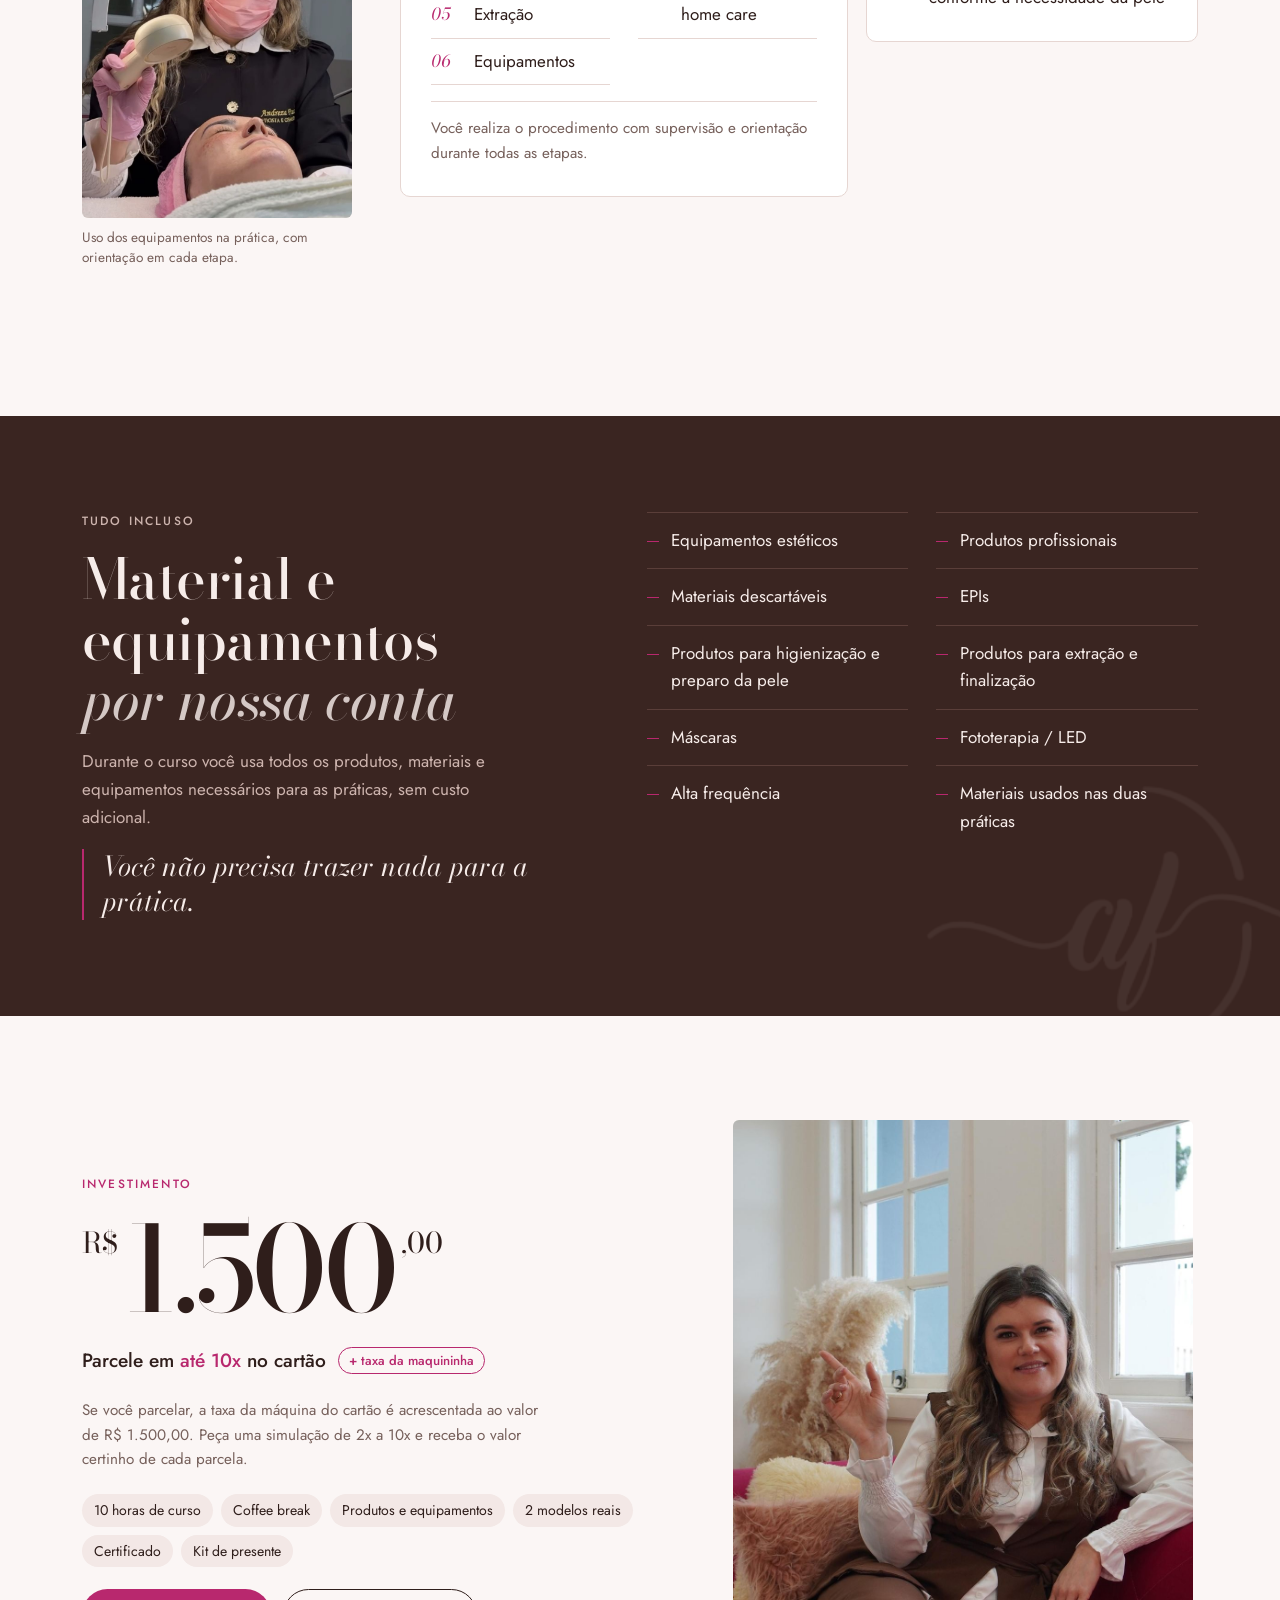
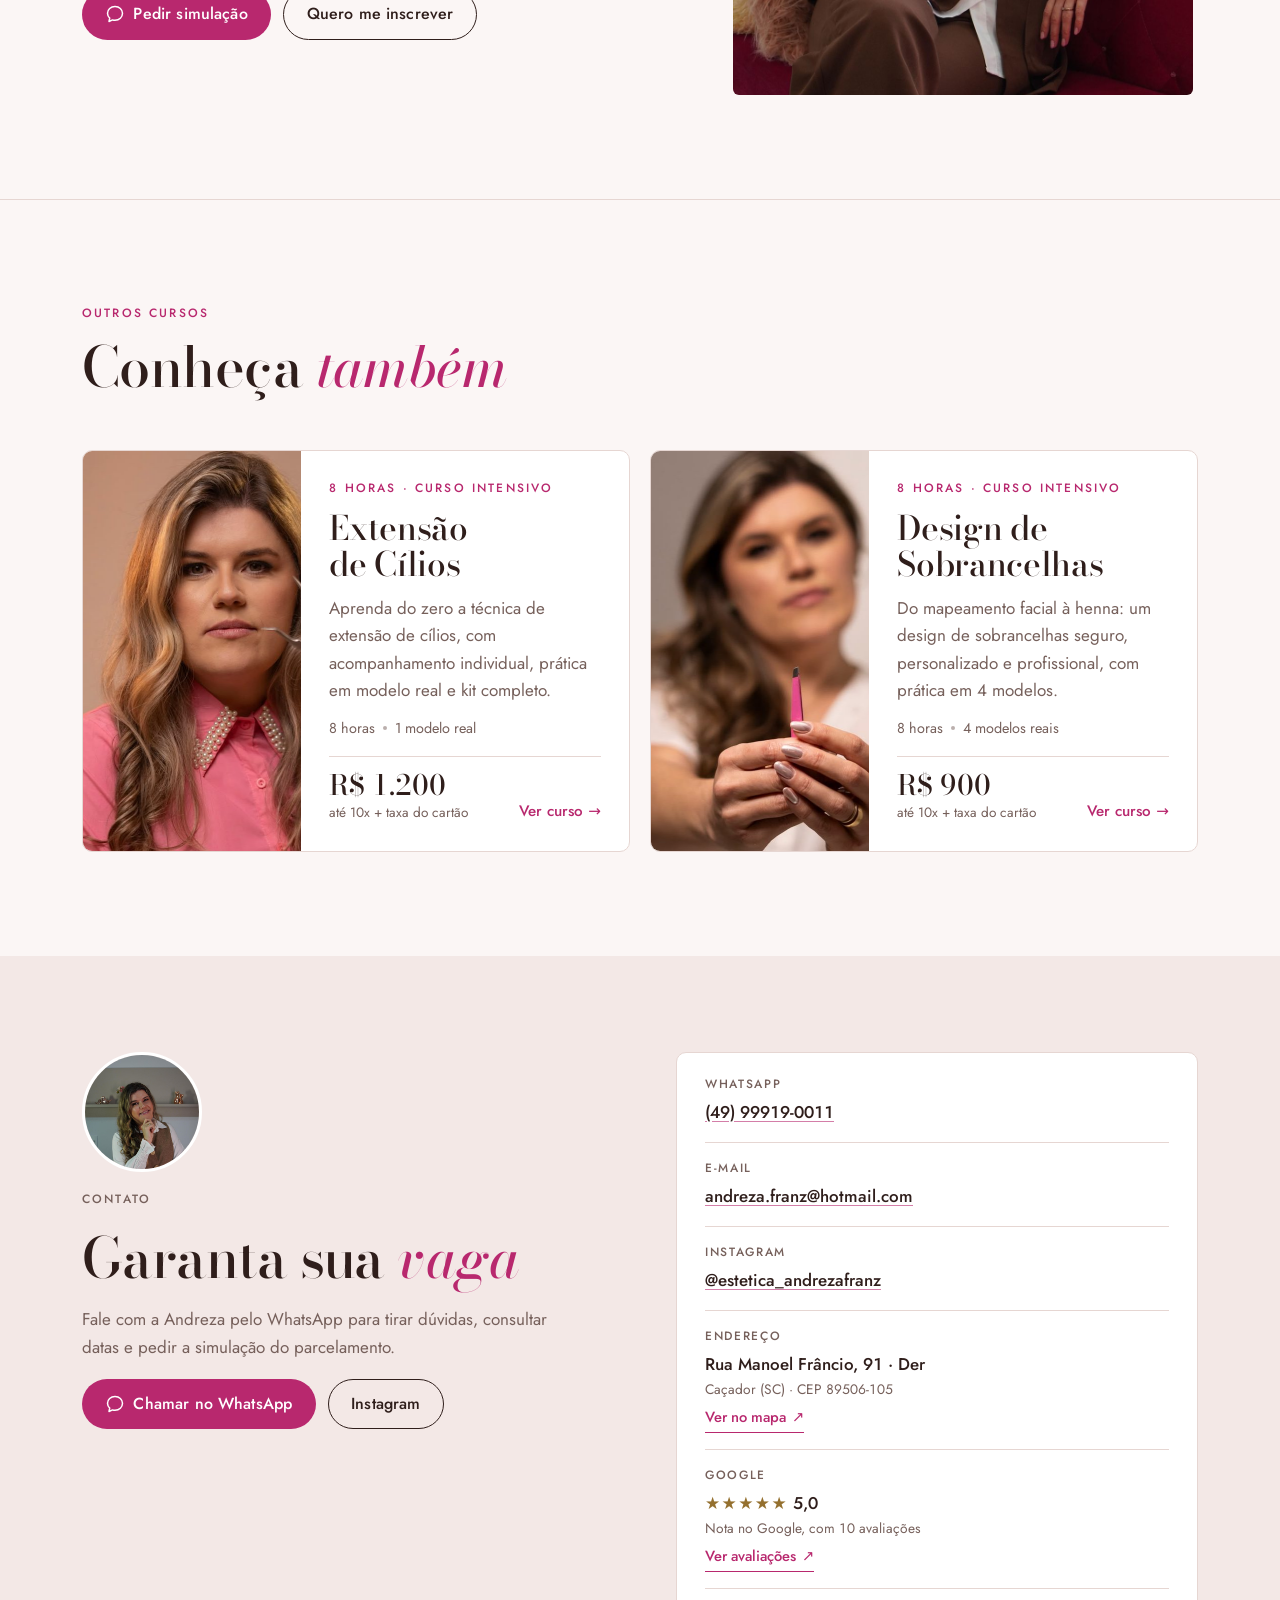
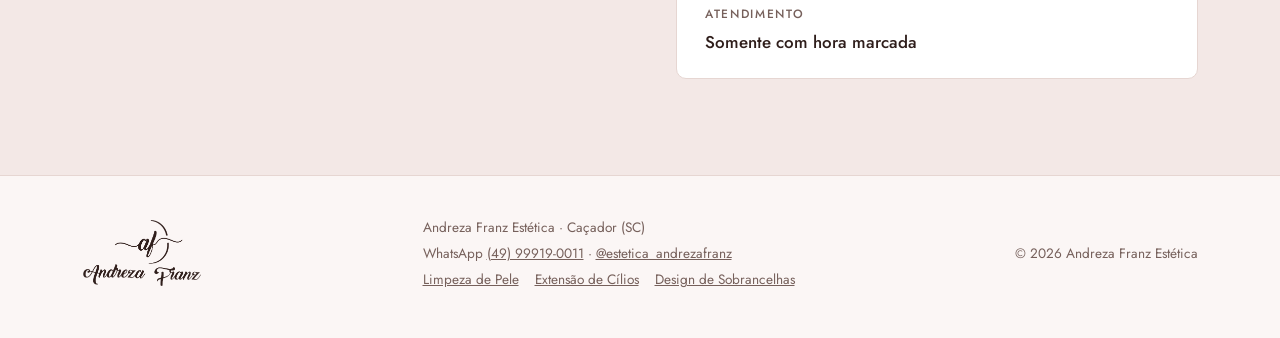
<file: limpeza-de-pele.html>
<!doctype html>
<html lang="pt-BR">
<head>
<meta charset="utf-8">
<meta name="viewport" content="width=device-width, initial-scale=1, viewport-fit=cover">
<title>Curso de Limpeza de Pele em Caçador (SC) | Andreza Franz Estética</title>
<meta name="description" content="Curso presencial de Limpeza de Pele em Caçador (SC): 10 horas, teoria e prática em 2 modelos reais, material e equipamentos inclusos, certificado e kit. R$ 1.500, parcelado em até 10x no cartão (+ taxa da maquininha).">
<meta name="theme-color" content="#FBF6F5" media="(prefers-color-scheme: light)">
<meta name="theme-color" content="#171011" media="(prefers-color-scheme: dark)">
<link rel="icon" href="favicon.ico" sizes="any">
<link rel="icon" type="image/png" sizes="32x32" href="img/favicon-32.png">
<link rel="icon" type="image/png" sizes="192x192" href="img/favicon-192.png">
<link rel="apple-touch-icon" href="img/apple-touch-icon.png">
<!-- Prévia de link (WhatsApp, Facebook): com o domínio no ar, troque img/og-image.jpg pelo endereço completo, ex.: https://seudominio.com.br/img/og-image.jpg -->
<meta property="og:type" content="website">
<meta property="og:locale" content="pt_BR">
<meta property="og:site_name" content="Andreza Franz Estética">
<meta property="og:title" content="Curso de Limpeza de Pele · Andreza Franz Estética">
<meta property="og:description" content="Curso presencial de Limpeza de Pele em Caçador (SC): 10 horas, teoria e prática em 2 modelos reais, material e equipamentos inclusos, certificado e kit. R$ 1.500, parcelado em até 10x no cartão (+ taxa da maquininha).">
<meta property="og:image" content="img/og-image.jpg">
<meta name="twitter:card" content="summary_large_image">
<link rel="preconnect" href="https://fonts.googleapis.com">
<link rel="preconnect" href="https://fonts.gstatic.com" crossorigin>
<link rel="stylesheet" href="https://fonts.googleapis.com/css2?family=Bodoni+Moda:ital,opsz,wght@0,6..96,400..700;1,6..96,400..700&amp;family=Jost:wght@300..600&amp;display=swap">
<link rel="stylesheet" href="css/site.css">
<style>:root{padding-top:env(safe-area-inset-top,0px);padding-bottom:env(safe-area-inset-bottom,0px)}</style>
<script type="application/ld+json">
{
  "@context": "https://schema.org",
  "@type": "Course",
  "name": "Curso de Limpeza de Pele",
  "description": "Um curso completo para você aprender a realizar uma limpeza de pele profissional, segura e personalizada, unindo conhecimento teórico e prática real em modelos.",
  "inLanguage": "pt-BR",
  "provider": {
    "@type": "BeautySalon",
    "name": "Andreza Franz Estética",
    "telephone": "+55 49 99919-0011",
    "email": "andreza.franz@hotmail.com",
    "sameAs": [
      "https://www.instagram.com/estetica_andrezafranz/"
    ],
    "address": {
      "@type": "PostalAddress",
      "streetAddress": "Rua Manoel Frâncio, 91 - Der",
      "addressLocality": "Caçador",
      "addressRegion": "SC",
      "postalCode": "89506-105",
      "addressCountry": "BR"
    },
    "geo": {
      "@type": "GeoCoordinates",
      "latitude": -26.769811,
      "longitude": -51.0199768
    },
    "hasMap": "https://maps.app.goo.gl/DuBLKHnmuJ3UreH18"
  },
  "offers": {
    "@type": "Offer",
    "price": "1500.00",
    "priceCurrency": "BRL",
    "category": "Paid"
  },
  "hasCourseInstance": {
    "@type": "CourseInstance",
    "courseMode": "onsite",
    "courseWorkload": "PT10H",
    "location": "Caçador (SC)"
  }
}
</script>
</head>
<body>
<svg class="sprite" aria-hidden="true" focusable="false">
  <symbol id="i-check" viewBox="0 0 20 20"><circle cx="10" cy="10" r="9" fill="none" stroke="currentColor" stroke-width="1.3"/><path d="M6 10.4l2.6 2.6L14.2 7.4" fill="none" stroke="currentColor" stroke-width="1.6" stroke-linecap="round" stroke-linejoin="round"/></symbol>
  <symbol id="i-chat" viewBox="0 0 20 20"><path d="M10 2.5c-4.3 0-7.5 3-7.5 6.8 0 1.9.8 3.6 2.2 4.8L4 17.5l3.6-1.6c.8.2 1.6.3 2.4.3 4.3 0 7.5-3 7.5-6.9S14.3 2.5 10 2.5z" fill="none" stroke="currentColor" stroke-width="1.5" stroke-linejoin="round"/></symbol>
  <symbol id="i-gift" viewBox="0 0 34 34"><rect x="5" y="14" width="24" height="16" rx="2" fill="none" stroke="currentColor" stroke-width="1.5"/><rect x="3" y="9" width="28" height="6" rx="1.5" fill="none" stroke="currentColor" stroke-width="1.5"/><path d="M17 9v21" stroke="currentColor" stroke-width="1.5"/><path d="M17 9c-2.5-5-8-5-7.5-1.5C10 10 17 9 17 9zm0 0c2.5-5 8-5 7.5-1.5C24 10 17 9 17 9z" fill="none" stroke="currentColor" stroke-width="1.5" stroke-linejoin="round"/></symbol>
</svg>
<header class="site-header">
  <div class="wrap header-inner">
    <a class="brand" href="index.html" aria-label="Andreza Franz Estética, página inicial"><span class="logo-mark" role="img" aria-label="Andreza Franz"></span></a>
    <nav class="nav" aria-label="Seções"><a href="index.html#cursos">Cursos</a><a href="#programa">Programa</a><a href="#investimento">Investimento</a><a href="#contato">Contato</a></nav>
    <a class="btn btn-primary header-cta" href="https://wa.me/5549999190011?text=Ol%C3%A1%2C%20Andreza%21%20Quero%20me%20inscrever%20no%20Curso%20de%20Limpeza%20de%20Pele." target="_blank" rel="noopener">Inscreva-se</a>
  </div>
</header>
<main>
<section class="course-top">
  <span class="watermark" aria-hidden="true"></span>
  <div class="wrap course-top-grid">
    <div class="course-top-copy">
      <nav class="crumbs" aria-label="Você está em"><a href="index.html">Início</a><span aria-hidden="true">/</span><a href="index.html#cursos">Cursos</a><span aria-hidden="true">/</span><span>Limpeza de Pele</span></nav>
      <p class="eyebrow">Curso presencial · 10 horas</p>
      <h1>Curso de <em>Limpeza de Pele</em></h1>
      
      <p class="lede">Um curso completo para você aprender a realizar uma limpeza de pele profissional, segura e personalizada, unindo conhecimento teórico e prática real em modelos.</p>
      <ul class="facts"><li>Treinamento individual</li><li>2 modelos reais</li><li>Material incluso</li><li>Certificado</li></ul>
      <div class="btn-row">
        <a class="btn btn-primary" href="https://wa.me/5549999190011?text=Ol%C3%A1%2C%20Andreza%21%20Quero%20me%20inscrever%20no%20Curso%20de%20Limpeza%20de%20Pele." target="_blank" rel="noopener"><svg aria-hidden="true"><use href="#i-chat"/></svg>Quero me inscrever</a>
        <a class="btn btn-ghost" href="#programa">Ver programa</a>
      </div>
      <a class="rating" href="https://maps.app.goo.gl/DuBLKHnmuJ3UreH18" target="_blank" rel="noopener" aria-label="Nota 5,0 no Google, com 10 avaliações. Ver avaliações"><span class="stars" aria-hidden="true">★★★★★</span><span aria-hidden="true"><strong>5,0</strong> no Google <span class="src">· 10 avaliações</span></span></a>
    </div>
    <figure class="photo-frame">
      <img src="img/curso-limpeza.jpg" width="1000" height="831" alt="Andreza Franz aplicando máscara dourada com pincel durante uma limpeza de pele">
      <div class="badge"><strong>R$ 1.500</strong><span>até 10x + taxa do cartão</span></div>
    </figure>
  </div>
</section>
<section class="section section--tight-top">
  <div class="wrap overview">
    <dl class="ficha"><div><dt>Carga horária</dt><dd>10 horas</dd></div><div><dt>Formato</dt><dd>Presencial, em um dia<small>Teoria das 8h às 12h, prática a partir das 13h</small></dd></div><div><dt>Turma</dt><dd>Treinamento individual<small>Acompanhamento próximo em todas as etapas</small></dd></div><div><dt>Prática</dt><dd>2 modelos reais</dd></div><div><dt>Certificado</dt><dd>Certificado de conclusão</dd></div><div><dt>Local</dt><dd>Andreza Franz Estética<small>Rua Manoel Frâncio, 91 · Der · Caçador (SC)</small></dd></div><div><dt>Investimento</dt><dd>R$ 1.500,00<small>Em até 10x no cartão, com acréscimo da taxa da maquininha</small></dd></div></dl>
    <div class="checks-wrap">
      <h2>Diferenciais do curso</h2>
      <ul class="checks"><li><svg aria-hidden="true"><use href="#i-check"/></svg><span>10 horas de treinamento</span></li><li><svg aria-hidden="true"><use href="#i-check"/></svg><span>Teoria + prática real</span></li><li><svg aria-hidden="true"><use href="#i-check"/></svg><span>2 modelos para prática supervisionada</span></li><li><svg aria-hidden="true"><use href="#i-check"/></svg><span>Todos os equipamentos disponibilizados</span></li><li><svg aria-hidden="true"><use href="#i-check"/></svg><span>Produtos e materiais para uso durante o curso</span></li><li><svg aria-hidden="true"><use href="#i-check"/></svg><span>Coffee break</span></li><li><svg aria-hidden="true"><use href="#i-check"/></svg><span>Treinamento individual e acompanhamento próximo</span></li><li><svg aria-hidden="true"><use href="#i-check"/></svg><span>Protocolo profissional e personalizado</span></li><li><svg aria-hidden="true"><use href="#i-check"/></svg><span>Orientações de biossegurança e atendimento</span></li><li><svg aria-hidden="true"><use href="#i-check"/></svg><span>Certificado de conclusão</span></li></ul>
      <div class="callout">
  <svg aria-hidden="true"><use href="#i-gift"/></svg>
  <div class="callout-body"><p><strong>Presente para você: um kit especial com mimos para começar a trabalhar na área.</strong></p></div>
</div>
    </div>
  </div>
</section>
<section class="section section--tight-top" id="programa">
  <div class="wrap">
    <div class="section-head">
      <p class="eyebrow">Programa</p>
      <h2>Como é o seu <em>dia de curso</em></h2>
      <p class="lede">A manhã é dedicada à teoria. A tarde inteira é de prática supervisionada, com atendimento em duas modelos reais.</p>
    </div>
    <div class="daybar" role="img" aria-label="Linha do dia: teoria das 8h às 12h, almoço das 12h às 13h e prática real das 13h até o encerramento">
  <div class="daybar-track" aria-hidden="true">
    <span class="seg seg-teoria" style="flex:4"><i style="left:12.5%"></i>Teoria</span>
    <span class="seg seg-almoco" style="flex:1"></span>
    <span class="seg seg-pratica open" style="flex:5">Prática</span>
  </div>
  <div class="daybar-scale" aria-hidden="true">
    <span style="left:0">08h</span>
    <span class="mid" style="left:40%">12h</span>
    <span class="mid" style="left:50%">13h</span>
    <span style="right:0">encerramento</span>
  </div>
  <div class="daybar-legend" aria-hidden="true"><span class="l-teoria">Teoria</span><span class="l-almoco">Almoço</span><span class="l-pratica">Prática em modelo real</span></div>
</div>
    <div class="period">
      <header class="period-head"><p class="eyebrow">Manhã</p><h3>Teoria</h3><p class="period-time">Das 8h às 12h</p></header>
      <ol class="slots">
        <li class="slot"><p class="slot-time">08h00<small>até 08h30</small></p><div class="slot-body"><h4>Acolhimento e coffee break</h4>
          <ul class="topics"><li>Apresentação do curso</li><li>Conhecendo a profissional e a aluna</li><li>Objetivos e expectativas</li></ul></div></li>
        <li class="slot"><p class="slot-time">08h30<small>até 10h00</small></p><div class="slot-body"><h4>Fundamentos da limpeza de pele</h4>
          <ul class="topics two"><li>Anatomia e fisiologia básica da pele</li><li>Fototipos e tipos de pele</li><li>Avaliação e anamnese</li><li>Indicações e contraindicações</li><li>Alterações e principais condições da pele</li><li>Higienização e biossegurança</li></ul></div></li>
        <li class="slot slot--break"><p class="slot-time">10h00<small>até 10h15</small></p><div class="slot-body"><h4>Pausa</h4></div></li>
        <li class="slot"><p class="slot-time">10h15<small>até 12h00</small></p><div class="slot-body"><h4>Protocolo profissional</h4>
          <ul class="topics two"><li>Etapas de uma limpeza de pele completa</li><li>Higienização e preparação da pele</li><li>Esfoliação</li><li>Emoliência</li><li>Extração</li><li>Uso correto dos equipamentos</li><li>Alta frequência</li><li>LED / fototerapia</li><li>Máscaras e ativos</li><li>Finalização e fotoproteção</li><li>Cuidados pré e pós-procedimento</li><li>Como personalizar o protocolo para cada pele</li><li>Orientações para atendimento profissional</li></ul></div></li>
      </ol>
    </div>
    <div class="lunch"><strong>12h às 13h</strong><span>Intervalo para almoço</span></div>
    <div class="period period--accent">
      <header class="period-head">
        <p class="eyebrow">Tarde</p><h3>Prática real</h3><p class="period-time">Das 13h até o encerramento</p>
        <p class="muted">A tarde é toda dedicada à prática supervisionada, com atendimento em 2 modelos reais.</p>
        <figure class="period-figure">
          <img src="img/pratica-equipamento.jpg" width="900" height="1212" alt="Andreza Franz, de luvas e máscara rosa, usando um equipamento estético no rosto de uma cliente durante a limpeza de pele" loading="lazy">
          <figcaption>Uso dos equipamentos na prática, com orientação em cada etapa.</figcaption>
        </figure>
      </header>
      <div class="models">
        <article class="model">
          <p class="eyebrow">Modelo 1</p><h4>Prática supervisionada</h4>
          <ul class="steps"><li>Avaliação e anamnese</li><li>Higienização</li><li>Esfoliação</li><li>Emoliência</li><li>Extração</li><li>Equipamentos</li><li>Máscara</li><li>LED / fototerapia</li><li>Finalização</li><li>Fotoproteção</li><li>Orientação de home care</li></ul>
          <p class="model-note">Você realiza o procedimento com supervisão e orientação durante todas as etapas.</p>
        </article>
        <article class="model">
          <p class="eyebrow">Modelo 2</p><h4>Prática completa</h4>
          <p>Um segundo atendimento completo, do início ao fim, para consolidar o que você aprendeu.</p>
          <ul class="outcomes"><li><svg aria-hidden="true"><use href="#i-check"/></svg><span>Mais segurança no atendimento</span></li><li><svg aria-hidden="true"><use href="#i-check"/></svg><span>Desenvolvimento da sua técnica</span></li><li><svg aria-hidden="true"><use href="#i-check"/></svg><span>Adaptação do protocolo conforme a necessidade da pele</span></li></ul>
        </article>
      </div>
    </div>
  </div>
</section>

<section class="band" id="material">
  <span class="watermark" aria-hidden="true"></span>
  <div class="wrap band-grid">
    <div class="band-copy">
      <p class="eyebrow">Tudo incluso</p>
      <h2>Material e equipamentos <em>por nossa conta</em></h2>
      <p>Durante o curso você usa todos os produtos, materiais e equipamentos necessários para as práticas, sem custo adicional.</p>
      <p class="band-statement">Você não precisa trazer nada para a prática.</p>
    </div>
    <ul class="kit-list"><li>Equipamentos estéticos</li><li>Produtos profissionais</li><li>Materiais descartáveis</li><li>EPIs</li><li>Produtos para higienização e preparo da pele</li><li>Produtos para extração e finalização</li><li>Máscaras</li><li>Fototerapia / LED</li><li>Alta frequência</li><li>Materiais usados nas duas práticas</li></ul>
  </div>
</section>
<section class="section" id="investimento">
  <div class="wrap invest">
    <div class="invest-copy">
      <p class="eyebrow">Investimento</p>
      <div class="price" aria-label="1.500 reais"><span class="cur">R$</span><span class="val">1.500</span><span class="cents">,00</span></div>
      <p class="installments">Parcele em <em>até 10x</em> no cartão <span class="fee">+ taxa da maquininha</span></p>
      
      <p class="fine">Se você parcelar, a taxa da máquina do cartão é acrescentada ao valor de R$ 1.500,00. Peça uma simulação de 2x a 10x e receba o valor certinho de cada parcela.</p>
      <ul class="includes"><li>10 horas de curso</li><li>Coffee break</li><li>Produtos e equipamentos</li><li>2 modelos reais</li><li>Certificado</li><li>Kit de presente</li></ul>
      <div class="btn-row">
        <a class="btn btn-primary" href="https://wa.me/5549999190011?text=Ol%C3%A1%2C%20Andreza%21%20Quero%20uma%20simula%C3%A7%C3%A3o%20do%20parcelamento%20do%20Curso%20de%20Limpeza%20de%20Pele." target="_blank" rel="noopener"><svg aria-hidden="true"><use href="#i-chat"/></svg>Pedir simulação</a>
        <a class="btn btn-ghost" href="https://wa.me/5549999190011?text=Ol%C3%A1%2C%20Andreza%21%20Quero%20me%20inscrever%20no%20Curso%20de%20Limpeza%20de%20Pele." target="_blank" rel="noopener">Quero me inscrever</a>
      </div>
    </div>
    <figure class="invest-figure"><img src="img/andreza-sofa.jpg" width="1000" height="1500" alt="Andreza Franz sentada em um sofá rosa, sorrindo e gesticulando" loading="lazy"></figure>
  </div>
</section>
<section class="section section--rule">
  <div class="wrap">
    <div class="section-head"><p class="eyebrow">Outros cursos</p><h2>Conheça <em>também</em></h2></div>
    <div class="catalog catalog--2"><article class="course-card">
  <div class="course-media"><img src="img/curso-cilios.jpg" width="1000" height="800" alt="Andreza Franz de camisa rosa com gola de pérolas, segurando uma pinça de extensão de cílios junto ao rosto" loading="lazy"></div>
  <div class="course-body">
    <p class="eyebrow">8 horas · curso intensivo</p>
    <h3><a href="extensao-de-cilios.html">Extensão de Cílios</a></h3>
    <p class="muted">Aprenda do zero a técnica de extensão de cílios, com acompanhamento individual, prática em modelo real e kit completo.</p>
    <div class="course-meta"><span>8 horas</span><span>1 modelo real</span></div>
    <div class="course-foot">
      <div class="price-sm"><strong>R$ 1.200</strong><span>até 10x + taxa do cartão</span></div>
      <span class="more" aria-hidden="true">Ver curso →</span>
    </div>
  </div>
</article><article class="course-card">
  <div class="course-media"><img src="img/curso-sobrancelhas.jpg" width="1000" height="800" alt="Andreza Franz de blusa branca estendendo uma pinça rosa de sobrancelha em primeiro plano" loading="lazy"></div>
  <div class="course-body">
    <p class="eyebrow">8 horas · curso intensivo</p>
    <h3><a href="design-de-sobrancelhas.html">Design de Sobrancelhas</a></h3>
    <p class="muted">Do mapeamento facial à henna: um design de sobrancelhas seguro, personalizado e profissional, com prática em 4 modelos.</p>
    <div class="course-meta"><span>8 horas</span><span>4 modelos reais</span></div>
    <div class="course-foot">
      <div class="price-sm"><strong>R$ 900</strong><span>até 10x + taxa do cartão</span></div>
      <span class="more" aria-hidden="true">Ver curso →</span>
    </div>
  </div>
</article></div>
  </div>
</section>
<section class="cta" id="contato">
  <div class="wrap cta-grid">
    <div class="cta-copy">
      <img class="cta-photo" src="img/andreza-sorriso.jpg" width="900" height="1350" alt="Andreza Franz sorrindo com a mão no queixo" loading="lazy">
      <p class="eyebrow">Contato</p>
      <h2>Garanta sua <em>vaga</em></h2>
      <p>Fale com a Andreza pelo WhatsApp para tirar dúvidas, consultar datas e pedir a simulação do parcelamento.</p>
      <div class="btn-row">
        <a class="btn btn-primary" href="https://wa.me/5549999190011?text=Ol%C3%A1%2C%20Andreza%21%20Quero%20me%20inscrever%20no%20Curso%20de%20Limpeza%20de%20Pele." target="_blank" rel="noopener"><svg aria-hidden="true"><use href="#i-chat"/></svg>Chamar no WhatsApp</a>
        <a class="btn btn-ghost" href="https://www.instagram.com/estetica_andrezafranz/" target="_blank" rel="noopener">Instagram</a>
      </div>
    </div>
    <dl class="contact-list">
      <div><dt>WhatsApp</dt><dd><a href="https://wa.me/5549999190011" target="_blank" rel="noopener">(49) 99919-0011</a></dd></div>
      <div><dt>E-mail</dt><dd><a href="mailto:andreza.franz@hotmail.com">andreza.franz@hotmail.com</a></dd></div>
      <div><dt>Instagram</dt><dd><a href="https://www.instagram.com/estetica_andrezafranz/" target="_blank" rel="noopener">@estetica_andrezafranz</a></dd></div>
      <div><dt>Endereço</dt><dd>Rua Manoel Frâncio, 91 · Der<small>Caçador (SC) · CEP 89506-105</small>
        <a class="text-link" href="https://maps.app.goo.gl/DuBLKHnmuJ3UreH18" target="_blank" rel="noopener">Ver no mapa <span aria-hidden="true">↗</span></a></dd></div>
      <div><dt>Google</dt><dd><span class="stars" aria-hidden="true">★★★★★</span> 5,0<small>Nota no Google, com 10 avaliações</small>
        <a class="text-link" href="https://maps.app.goo.gl/DuBLKHnmuJ3UreH18" target="_blank" rel="noopener">Ver avaliações <span aria-hidden="true">↗</span></a></dd></div>
      <div><dt>Atendimento</dt><dd>Somente com hora marcada</dd></div>
    </dl>
  </div>
</section>
</main>
<footer class="footer">
  <div class="wrap footer-inner">
    <a href="index.html" aria-label="Andreza Franz Estética, página inicial"><span class="logo-mark" role="img" aria-label="Andreza Franz"></span></a>
    <div class="footer-text">
      <small>Andreza Franz Estética · Caçador (SC)</small>
      <small>WhatsApp <a href="https://wa.me/5549999190011" target="_blank" rel="noopener">(49) 99919-0011</a> · <a href="https://www.instagram.com/estetica_andrezafranz/" target="_blank" rel="noopener">@estetica_andrezafranz</a></small>
      <nav aria-label="Cursos"><a href="limpeza-de-pele.html">Limpeza de Pele</a><a href="extensao-de-cilios.html">Extensão de Cílios</a><a href="design-de-sobrancelhas.html">Design de Sobrancelhas</a></nav>
    </div>
    <small>© 2026 Andreza Franz Estética</small>
  </div>
</footer>
<div class="mobile-bar">
  <div><strong>Limpeza de Pele</strong><span>R$ 1.500 · até 10x + taxa</span></div>
  <a class="btn btn-primary" href="https://wa.me/5549999190011?text=Ol%C3%A1%2C%20Andreza%21%20Quero%20me%20inscrever%20no%20Curso%20de%20Limpeza%20de%20Pele." target="_blank" rel="noopener">Quero me inscrever</a>
</div>
</body>
</html>
</file>
<file: css/site.css>
/* Andreza Franz Estética · estilos compartilhados
   Layout: blush page, chocolate ink, one fuchsia accent taken from the studio (mask, gloves, sofa).
   Bodoni headlines over a quiet Jost body; course days drawn as real timelines. */
:root{
  --bg:#FBF6F5;
  --paper:#F3E8E6;
  --card:#FFFFFF;
  --ink:#2F1E1B;
  --muted:#76605B;
  --line:#E6D6D2;
  --accent:#B8286E;
  --accent-soft:#F9E0EB;
  --on-accent:#FFFFFF;
  --gold:#94702F;
  --band:#3A2521;
  --band-ink:#F6ECE9;
  --band-muted:#CDB4AE;
  --band-line:#5A3E39;

  --font-display:"Bodoni Moda","Bodoni 72","Didot",Georgia,serif;
  --font-body:"Jost","Avenir Next","Segoe UI",system-ui,sans-serif;

  --fs-hero:clamp(2.75rem,7.4vw,5.4rem);
  --fs-course:clamp(2.4rem,6vw,4.4rem);
  --fs-h2:clamp(2.1rem,4.8vw,3.5rem);
  --fs-h3:clamp(1.45rem,2.6vw,1.95rem);
  --fs-body:1.0625rem;
  --fs-small:.9rem;
  --fs-label:.75rem;
  color-scheme:light;
}
@media (prefers-color-scheme: dark){
  :root:not([data-theme="light"]){
    --bg:#171011; --paper:#211718; --card:#2A1E1E; --ink:#F4E8E5; --muted:#BEA6A1;
    --line:#3E2D2C; --accent:#F0679F; --accent-soft:#3D1F2D; --on-accent:#1C0D13;
    --gold:#D6AE6B; --band:#2C1B1F; --band-ink:#F4E8E5; --band-muted:#C3A9A5; --band-line:#4A3236;
    color-scheme:dark;
  }
}
:root[data-theme="dark"]{
  --bg:#171011; --paper:#211718; --card:#2A1E1E; --ink:#F4E8E5; --muted:#BEA6A1;
  --line:#3E2D2C; --accent:#F0679F; --accent-soft:#3D1F2D; --on-accent:#1C0D13;
  --gold:#D6AE6B; --band:#2C1B1F; --band-ink:#F4E8E5; --band-muted:#C3A9A5; --band-line:#4A3236;
  color-scheme:dark;
}

/* Base */
*,*::before,*::after{box-sizing:border-box}
[hidden]{display:none!important}
html{scroll-behavior:smooth;scroll-padding-top:calc(84px + env(safe-area-inset-top,0px))}
@media (prefers-reduced-motion: reduce){html{scroll-behavior:auto}*{transition:none!important;animation:none!important}}
body{
  margin:0;background:var(--bg);color:var(--ink);
  font-family:var(--font-body);font-size:var(--fs-body);line-height:1.62;font-weight:400;
  -webkit-font-smoothing:antialiased;text-rendering:optimizeLegibility;
}
body::before{content:"";position:fixed;inset:0 0 auto;height:env(safe-area-inset-top,0px);z-index:60;background:var(--bg)}
h1,h2,h3,h4,h5{font-family:var(--font-display);font-weight:500;line-height:1.08;margin:0;text-wrap:balance;font-optical-sizing:auto;letter-spacing:-.01em}
h1 em,h2 em,h3 em{font-style:italic;color:var(--accent);font-weight:500}
p{margin:0}
ul,ol{margin:0;padding:0;list-style:none}
a{color:inherit}
img{display:block;max-width:100%;height:auto}
:focus-visible{outline:2px solid var(--accent);outline-offset:3px;border-radius:4px}
.sprite{position:absolute;width:0;height:0;overflow:hidden}

.wrap{
  max-width:1180px;margin-inline:auto;
  padding-left:max(16px,env(safe-area-inset-left,0px));
  padding-right:max(16px,env(safe-area-inset-right,0px));
}
@media (min-width:720px){
  .wrap{padding-left:max(32px,env(safe-area-inset-left,0px));padding-right:max(32px,env(safe-area-inset-right,0px))}
}

.eyebrow{font-size:var(--fs-label);font-weight:500;letter-spacing:.18em;text-transform:uppercase;color:var(--accent)}
.lede{font-size:1.15rem;color:var(--muted);max-width:60ch;line-height:1.6}
.muted{color:var(--muted)}

/* Botões e links */
.btn{
  display:inline-flex;align-items:center;justify-content:center;gap:.5em;
  min-height:48px;padding:.7em 1.4em;border-radius:999px;
  font-family:var(--font-body);font-size:1rem;font-weight:500;letter-spacing:.01em;
  text-decoration:none;border:1px solid transparent;cursor:pointer;
  transition:transform .18s ease, background-color .18s ease, color .18s ease, border-color .18s ease;
}
.btn:hover{transform:translateY(-1px)}
.btn-primary{background:var(--accent);color:var(--on-accent)}
.btn-primary:hover{background:color-mix(in srgb,var(--accent) 86%,var(--ink))}
.btn-ghost{border-color:currentColor;color:var(--ink);background:transparent}
.btn-ghost:hover{background:var(--paper)}
.btn svg{width:20px;height:20px;flex:none}
.btn .arrow{transition:transform .18s ease}
.btn:hover .arrow{transform:translateX(3px)}
.btn-row{display:flex;flex-wrap:wrap;gap:12px}
.text-link{
  justify-self:start;display:inline-flex;align-items:center;gap:6px;color:var(--accent);
  font-weight:500;text-decoration:none;border-bottom:1px solid currentColor;padding-bottom:2px;
}

/* Nota do Google */
.rating{
  justify-self:start;display:inline-flex;flex-wrap:wrap;align-items:center;gap:4px 10px;
  padding:.45em 1em .45em .8em;border-radius:999px;border:1px solid var(--line);background:var(--card);
  color:var(--ink);font-size:.92rem;text-decoration:none;transition:border-color .18s ease;
}
.rating:hover{border-color:color-mix(in srgb,var(--gold) 60%,var(--line))}
.stars{color:var(--gold);letter-spacing:.08em}
.rating strong{font-weight:600}
.rating .src{color:var(--muted)}

/* Logo desenhada por máscara para acompanhar o tema */
.logo-mark{
  display:block;aspect-ratio:473/269;background:var(--ink);
  -webkit-mask:url(../img/logo.png) center/contain no-repeat;mask:url(../img/logo.png) center/contain no-repeat;
}

/* Cabeçalho */
.site-header{
  position:sticky;top:env(safe-area-inset-top,0px);z-index:50;
  background:color-mix(in srgb,var(--bg) 90%,transparent);
  -webkit-backdrop-filter:blur(12px);backdrop-filter:blur(12px);
  border-bottom:1px solid var(--line);
}
.header-inner{display:flex;align-items:center;gap:24px;min-height:68px}
.brand{display:block;text-decoration:none}
.brand .logo-mark{width:96px}
.nav{display:none;gap:28px;margin-left:auto}
.nav a{text-decoration:none;font-size:.95rem;color:var(--muted);transition:color .15s}
.nav a:hover,.nav a[aria-current="page"]{color:var(--ink)}
.header-cta{margin-left:auto;min-height:42px;padding:.5em 1.15em;font-size:.95rem}
@media (min-width:900px){
  .nav{display:flex}
  .header-cta{margin-left:0}
  .brand .logo-mark{width:110px}
}

/* Seções */
.section{padding-block:clamp(56px,9vw,104px)}
.section--tight-top{padding-top:0}
.section--paper{background:var(--paper)}
.section--rule{border-top:1px solid var(--line)}
.section-head{display:grid;gap:14px;margin-bottom:clamp(32px,5vw,52px);max-width:720px}
.section-head h2{font-size:var(--fs-h2)}

/* Início: hero */
.hero{position:relative;overflow:hidden;padding-block:clamp(36px,7vw,88px) clamp(48px,8vw,96px)}
.hero-grid{display:grid;gap:40px;align-items:center}
.hero-copy{display:grid;gap:22px;position:relative;z-index:1;min-width:0}
.hero h1{font-size:var(--fs-hero);line-height:1.02;letter-spacing:-.02em}
.watermark{
  position:absolute;z-index:0;pointer-events:none;aspect-ratio:275/181;background:var(--accent);opacity:.07;
  -webkit-mask:url(../img/monograma.png) center/contain no-repeat;mask:url(../img/monograma.png) center/contain no-repeat;
}
.hero .watermark{width:min(560px,90vw);right:-6%;top:-4%}
.facts{display:flex;flex-wrap:wrap;gap:8px 10px}
.facts li{font-size:var(--fs-small);padding:.35em .9em;border:1px solid var(--line);border-radius:999px;background:var(--card)}
.photo-frame{position:relative;margin:0;min-width:0}
.photo-frame img,.photo-frame .art{position:relative;z-index:1;border-radius:6px}
.photo-frame img{width:100%;aspect-ratio:4/5;object-fit:cover;object-position:50% 30%}
.hero .photo-frame img{aspect-ratio:1/1;object-position:50% 50%}
.photo-frame::before{content:"";position:absolute;inset:18px -12px -14px 18px;border:1px solid var(--accent);border-radius:6px;z-index:0}
.badge{
  position:absolute;z-index:2;left:-8px;bottom:28px;
  background:var(--card);border:1px solid var(--line);border-radius:6px;
  padding:12px 16px;display:grid;gap:2px;box-shadow:0 10px 30px -18px rgba(0,0,0,.45);
}
.badge strong{font-family:var(--font-display);font-size:1.6rem;font-weight:500;line-height:1;font-variant-numeric:lining-nums}
.badge span{font-size:.8rem;color:var(--muted);letter-spacing:.04em}
@media (min-width:900px){
  .hero-grid{grid-template-columns:1.08fr .92fr;gap:64px}
  .badge{left:-36px}
}
@media (max-width:899px){
  .photo-frame{max-width:520px;margin-right:12px}
  .badge{left:-4px}
}

/* Ilustrações (no lugar das fotos que ainda vão chegar) */
.art{
  position:relative;overflow:hidden;display:grid;place-items:center;width:100%;aspect-ratio:4/3;
  background:var(--paper);color:var(--ink);
}
.art svg{width:68%;max-width:340px;height:auto;position:relative;z-index:1}
.art::after{
  content:"";position:absolute;width:62%;aspect-ratio:275/181;right:-10%;bottom:-12%;opacity:.08;background:currentColor;
  -webkit-mask:url(../img/monograma.png) center/contain no-repeat;mask:url(../img/monograma.png) center/contain no-repeat;
}
.art--cilios{background:var(--band);color:var(--band-ink)}
.art--sobrancelhas{background:var(--accent-soft);color:var(--accent)}
.art text{font-family:var(--font-body);font-size:11px;letter-spacing:.08em}

/* Catálogo */
.catalog{display:grid;gap:20px}
.course-card{
  position:relative;display:grid;background:var(--card);border:1px solid var(--line);border-radius:10px;overflow:hidden;min-width:0;
  transition:border-color .2s ease, transform .2s ease;
}
.course-card:hover{border-color:color-mix(in srgb,var(--accent) 45%,var(--line));transform:translateY(-2px)}
.course-card:focus-within{outline:2px solid var(--accent);outline-offset:3px}
.course-media img,.course-media .art{width:100%;height:100%;aspect-ratio:4/3;object-fit:cover;object-position:40% 45%}
.course-body{display:grid;gap:12px;padding:clamp(20px,3vw,28px);align-content:start;min-width:0}
.course-body h3{font-size:clamp(1.65rem,2.8vw,2.1rem)}
.course-body h3 a{text-decoration:none}
.course-body h3 a::after{content:"";position:absolute;inset:0;z-index:2}
.course-body h3 a:focus-visible{outline:none}
.course-meta{display:flex;flex-wrap:wrap;gap:6px 18px;font-size:var(--fs-small);color:var(--muted)}
.course-meta span{display:inline-flex;align-items:center;gap:8px}
.course-meta span+span::before{content:"";width:4px;height:4px;border-radius:50%;background:var(--muted);opacity:.5;margin-left:-10px}
.course-foot{display:flex;flex-wrap:wrap;align-items:end;justify-content:space-between;gap:12px 16px;padding-top:14px;border-top:1px solid var(--line);margin-top:4px}
.price-sm{display:grid;gap:2px}
.price-sm strong{font-family:var(--font-display);font-size:1.75rem;font-weight:500;line-height:1;font-variant-numeric:lining-nums tabular-nums}
.price-sm span{font-size:.85rem;color:var(--muted)}
.more{color:var(--accent);font-weight:500;font-size:.95rem;white-space:nowrap}

@media (min-width:600px) and (max-width:939px){
  .catalog--3 .course-card{grid-template-columns:2fr 3fr}
  .catalog--3 .course-media img,.catalog--3 .course-media .art{aspect-ratio:auto;min-height:100%}
}
@media (min-width:940px){.catalog--3{grid-template-columns:repeat(3,1fr)}}
@media (min-width:600px){
  .catalog--2 .course-card{grid-template-columns:2fr 3fr}
  .catalog--2 .course-media img,.catalog--2 .course-media .art{aspect-ratio:auto;min-height:100%}
}
@media (min-width:980px){.catalog--2{grid-template-columns:1fr 1fr}}
.catalog-note{margin-top:22px;color:var(--muted);font-size:.95rem}
.catalog-note a{color:var(--accent)}

/* Em todos os cursos */
.pillars{display:grid;gap:0 32px;counter-reset:pillar}
@media (min-width:640px){.pillars{grid-template-columns:1fr 1fr}}
@media (min-width:1000px){.pillars{grid-template-columns:repeat(4,1fr)}}
.pillars li{display:grid;gap:8px;padding:22px 0;border-top:1px solid var(--ink);align-content:start}
.pillars h3{font-size:1.45rem}
.pillars p{color:var(--muted);font-size:.98rem}

/* Página de curso: topo */
.crumbs{display:flex;flex-wrap:wrap;gap:6px;font-size:.88rem;color:var(--muted)}
.crumbs a{color:var(--muted);text-underline-offset:3px}
.crumbs span[aria-hidden]{opacity:.6}
.course-top{position:relative;overflow:hidden;padding-block:clamp(28px,5vw,64px) clamp(48px,8vw,88px)}
.course-top .watermark{width:min(480px,80vw);right:-8%;top:-6%}
.course-top-grid{display:grid;gap:40px;align-items:center;position:relative;z-index:1}
@media (min-width:900px){.course-top-grid{grid-template-columns:1.1fr .9fr;gap:64px}}
.course-top-copy{display:grid;gap:20px;min-width:0}
.course-top h1{font-size:var(--fs-course);line-height:1.02;letter-spacing:-.02em}
.tagline{font-family:var(--font-display);font-style:italic;font-size:clamp(1.25rem,2.2vw,1.55rem);line-height:1.3;color:var(--ink)}
.course-top .photo-frame img{aspect-ratio:5/4;object-position:40% 45%}
.course-top .photo-frame .art{aspect-ratio:5/4}

/* Ficha técnica + incluso */
.overview{display:grid;gap:clamp(28px,4vw,56px)}
@media (min-width:960px){.overview{grid-template-columns:.85fr 1.15fr;align-items:start}}
.ficha,.contact-list{
  margin:0;background:var(--card);border:1px solid var(--line);border-radius:10px;
  padding:6px clamp(20px,3vw,28px);min-width:0;
}
.ficha div{display:grid;grid-template-columns:minmax(0,9.5em) minmax(0,1fr);gap:16px;padding:16px 0;border-top:1px solid var(--line);align-items:baseline}
.ficha div:first-child,.contact-list div:first-child{border-top:0}
.ficha dt,.contact-list dt{font-size:var(--fs-label);letter-spacing:.14em;text-transform:uppercase;color:var(--muted);font-weight:500}
.ficha dd,.contact-list dd{margin:0;font-weight:500;font-variant-numeric:tabular-nums}
.ficha dd small,.contact-list dd small{display:block;font-weight:400;color:var(--muted);font-size:.86rem}
@media (max-width:440px){.ficha div{grid-template-columns:1fr;gap:4px}}

.checks-wrap{display:grid;gap:22px;min-width:0}
.checks-wrap h2{font-size:var(--fs-h3)}
.checks{display:grid;gap:0 28px}
@media (min-width:620px){.checks{grid-template-columns:1fr 1fr}}
.checks li,.outcomes li{display:flex;gap:12px;align-items:flex-start}
.checks li{padding:12px 0;border-bottom:1px solid var(--line)}
.checks svg,.outcomes svg{flex:none;width:20px;height:20px;margin-top:3px;color:var(--accent)}
.outcomes{display:grid;gap:12px}

.callout{display:flex;gap:16px;align-items:flex-start;padding:18px 20px;border-radius:10px;background:var(--accent-soft);color:var(--ink)}
.callout > svg{flex:none;width:34px;height:34px;color:var(--accent)}
.callout-body{display:grid;gap:10px;min-width:0}
.callout strong{font-weight:600}
.chips{display:flex;flex-wrap:wrap;gap:6px 8px}
.chips li{font-size:.86rem;padding:.3em .8em;border-radius:999px;background:var(--card);border:1px solid var(--line);color:var(--ink)}

/* Linha do dia */
.daybar{margin-bottom:clamp(36px,5vw,56px)}
.daybar-track{display:flex;height:54px;border-radius:8px;overflow:hidden;border:1px solid var(--line)}
.seg{position:relative;display:flex;align-items:center;padding-inline:14px;font-size:.88rem;font-weight:500;letter-spacing:.04em;min-width:0;white-space:nowrap}
.seg-teoria{background:var(--paper);color:var(--ink)}
.seg-teoria i{position:absolute;top:0;bottom:0;width:1px;background:var(--line)}
.seg-almoco{background:repeating-linear-gradient(135deg,var(--line) 0 2px,transparent 2px 7px);border-inline:1px solid var(--line)}
.seg-pratica{color:var(--on-accent);background:var(--accent)}
.seg-pratica.open{background:linear-gradient(90deg,var(--accent) 0%,var(--accent) 62%,color-mix(in srgb,var(--accent) 25%,var(--bg)) 100%)}
.daybar-scale{position:relative;height:26px;margin-top:8px;font-size:.8rem;color:var(--muted);font-variant-numeric:tabular-nums}
.daybar-scale span{position:absolute;top:0;white-space:nowrap}
.daybar-scale .mid{transform:translateX(-50%)}
.daybar-legend{display:flex;flex-wrap:wrap;gap:6px 20px;margin-top:6px;font-size:.85rem;color:var(--muted)}
.daybar-legend span{display:inline-flex;align-items:center;gap:8px}
.daybar-legend span::before{content:"";width:14px;height:10px;border-radius:2px;border:1px solid var(--line)}
.daybar-legend .l-teoria::before{background:var(--paper)}
.daybar-legend .l-almoco::before{background:repeating-linear-gradient(135deg,var(--line) 0 2px,transparent 2px 5px)}
.daybar-legend .l-pratica::before{background:var(--accent);border-color:var(--accent)}

/* Períodos e horários */
.period{display:grid;gap:24px;padding-block:clamp(28px,4vw,44px);border-top:1px solid var(--ink)}
.period--accent{border-top-color:var(--accent)}
@media (min-width:960px){.period{grid-template-columns:270px minmax(0,1fr);gap:48px}}
.period-head{display:grid;gap:8px;align-content:start}
@media (min-width:960px){.period-head{position:sticky;top:calc(92px + env(safe-area-inset-top,0px))}}
.period-head h3{font-size:clamp(2rem,3.6vw,2.7rem)}
.period-time{font-variant-numeric:tabular-nums;color:var(--muted)}
.period-head p.muted{font-size:.98rem;max-width:34ch}
.period-figure{margin:12px 0 0;max-width:340px}
.period-figure img{width:100%;aspect-ratio:4/5;object-fit:cover;object-position:50% 35%;border-radius:6px}
.period-figure figcaption{margin-top:10px;font-size:.85rem;color:var(--muted);line-height:1.45}
@media (max-width:959px){
  .period-figure{max-width:none;display:grid;grid-template-columns:minmax(0,150px) minmax(0,1fr);gap:16px;align-items:end}
  .period-figure figcaption{margin-top:0}
}

.slots{display:grid}
.slot{display:grid;gap:10px;padding-block:22px;border-top:1px solid var(--line);min-width:0}
.slot:first-child{border-top:0;padding-top:4px}
@media (min-width:640px){.slot{grid-template-columns:132px minmax(0,1fr);gap:24px}}
.slot-time{font-family:var(--font-display);font-size:1.55rem;line-height:1;font-variant-numeric:lining-nums tabular-nums}
.slot-time small{display:block;font-family:var(--font-body);font-size:.82rem;color:var(--muted);margin-top:8px;letter-spacing:.02em}
.slot-body{display:grid;gap:12px;min-width:0}
.slot-body h4{font-size:1.4rem}
.slot--break .slot-body h4{font-family:var(--font-body);font-size:1rem;font-weight:500;color:var(--muted);letter-spacing:.02em}
.slot--break .slot-time{font-size:1.2rem;color:var(--muted)}
.topics{display:grid;gap:6px 28px}
@media (min-width:720px){.topics.two{grid-template-columns:1fr 1fr}}
.topics li{position:relative;padding-left:18px;line-height:1.5}
.topics li::before{content:"";position:absolute;left:0;top:.62em;width:6px;height:6px;border-radius:50%;background:var(--accent)}

.lunch{
  display:flex;flex-wrap:wrap;align-items:center;gap:6px 18px;padding:18px 20px;margin-block:4px;
  border-radius:8px;background:repeating-linear-gradient(135deg,var(--paper) 0 10px,var(--bg) 10px 20px);
  border:1px solid var(--line);
}
.lunch strong{font-family:var(--font-display);font-size:1.3rem;font-weight:500;font-variant-numeric:tabular-nums}
.lunch span{color:var(--muted)}

/* Grupos de conteúdo (módulos) */
.groups{columns:1;column-gap:32px}
@media (min-width:760px){.groups{columns:2}}
.group{break-inside:avoid;display:grid;gap:10px;padding:16px 0 18px;border-top:1px solid var(--line)}
.group h5{font-size:1.2rem}
.modules{display:grid;gap:16px;counter-reset:mod}
@media (min-width:640px){.modules{grid-template-columns:1fr 1fr}}
@media (min-width:1080px){.modules{grid-template-columns:repeat(4,1fr)}}
.module{display:grid;gap:12px;align-content:start;padding:22px;background:var(--card);border:1px solid var(--line);border-radius:10px;counter-increment:mod;min-width:0}
.module .num{font-size:var(--fs-label);letter-spacing:.16em;text-transform:uppercase;color:var(--accent);font-weight:500}
.module h4{font-size:1.35rem}

/* Prática */
.models{display:grid;gap:18px}
@media (min-width:1080px){.models{grid-template-columns:1.35fr 1fr;align-items:start}}
@media (min-width:1080px){.models--flip{grid-template-columns:1fr 1.35fr}}
.model{background:var(--card);border:1px solid var(--line);border-radius:10px;padding:clamp(22px,3vw,30px);display:grid;gap:16px;min-width:0}
.model h4{font-size:1.7rem}
.model-note{font-size:.95rem;color:var(--muted);padding-top:14px;border-top:1px solid var(--line)}
.steps{counter-reset:step;columns:1;column-gap:28px}
@media (min-width:620px){.steps{columns:2}}
.steps li{counter-increment:step;break-inside:avoid;display:flex;gap:14px;align-items:baseline;padding:9px 0;border-bottom:1px solid var(--line)}
.steps li::before{
  content:counter(step,decimal-leading-zero);font-family:var(--font-display);font-style:italic;
  color:var(--accent);font-size:1.05rem;min-width:1.7em;font-variant-numeric:lining-nums tabular-nums;
}
.seats{display:grid;grid-template-columns:repeat(4,minmax(0,1fr));gap:8px}
.seats li{display:grid;justify-items:center;gap:6px;padding:14px 6px;border-radius:8px;background:var(--accent-soft);text-align:center}
.seats b{font-family:var(--font-display);font-style:italic;font-weight:500;font-size:1.6rem;line-height:1;color:var(--accent)}
.seats span{font-size:.78rem;letter-spacing:.06em;color:var(--ink)}

.objective{
  display:grid;gap:10px;margin-top:clamp(28px,4vw,40px);padding:clamp(22px,3vw,32px);
  border-radius:10px;background:var(--band);color:var(--band-ink);
}
.objective .eyebrow{color:var(--band-muted)}
.objective p:last-child{font-family:var(--font-display);font-size:clamp(1.3rem,2.4vw,1.75rem);line-height:1.3;max-width:44ch}

.split{display:grid;gap:clamp(28px,4vw,56px)}
@media (min-width:900px){.split{grid-template-columns:1fr 1fr;align-items:start}}
.split h3{font-size:var(--fs-h3);margin-bottom:16px}

/* Abertura do programa com ilustração */
.program-intro{display:grid;gap:24px;margin-bottom:clamp(32px,5vw,52px)}
.program-intro .section-head{margin-bottom:0}
@media (min-width:900px){.program-intro{grid-template-columns:minmax(0,1fr) minmax(0,340px);gap:48px;align-items:end}}
.program-art{margin:0;display:grid;gap:10px;max-width:420px}
.program-art .art{border-radius:10px}
.program-art figcaption{font-size:.86rem;color:var(--muted);line-height:1.45}

/* Faixa escura */
.band{background:var(--band);color:var(--band-ink);position:relative;overflow:hidden}
.band .eyebrow{color:var(--band-muted)}
.band .watermark{right:-60px;bottom:-40px;width:420px;opacity:.06;background:var(--band-ink)}
.band-grid{display:grid;gap:36px;padding-block:clamp(56px,8vw,96px);position:relative;z-index:1}
@media (min-width:960px){.band-grid{grid-template-columns:1fr 1.1fr;gap:64px;align-items:start}}
.band h2{font-size:var(--fs-h2)}
.band h2 em{color:var(--band-ink);opacity:.82}
.band-copy{display:grid;gap:18px}
.band-copy p{color:var(--band-muted);max-width:46ch}
.band-copy p.band-statement{
  font-family:var(--font-display);font-style:italic;font-size:clamp(1.35rem,2.4vw,1.7rem);line-height:1.3;
  color:var(--band-ink);padding-left:18px;border-left:2px solid var(--accent);
}
.kit-list{display:grid;gap:0 28px}
@media (min-width:620px){.kit-list{grid-template-columns:1fr 1fr}}
.kit-list li{padding:14px 0;border-top:1px solid var(--band-line);display:flex;gap:12px;align-items:baseline}
.kit-list li::before{content:"";flex:none;width:12px;height:1px;background:var(--accent);transform:translateY(-4px)}

/* Investimento */
.invest{display:grid;gap:40px;align-items:center}
@media (min-width:960px){.invest{grid-template-columns:1.1fr .9fr;gap:72px}}
.invest-copy{display:grid;gap:22px;min-width:0}
.price{display:flex;align-items:flex-start;gap:6px;font-family:var(--font-display);line-height:.9;font-variant-numeric:lining-nums}
.price .cur,.price .cents{font-size:clamp(1.3rem,2.4vw,1.8rem);margin-top:.5em}
.price .val{font-size:clamp(4.2rem,11vw,7.4rem);font-weight:500;letter-spacing:-.03em}
.installments{font-size:1.2rem;font-weight:500}
.installments em{font-style:normal;color:var(--accent)}
.fee{display:inline-block;margin-left:6px;padding:.15em .75em;border:1px solid var(--accent);border-radius:999px;color:var(--accent);font-size:.82rem;font-weight:500;vertical-align:.15em;white-space:nowrap}
.fine{font-size:.95rem;color:var(--muted);max-width:52ch}
.pay{display:grid;gap:0;max-width:520px}
.pay li{display:grid;grid-template-columns:minmax(0,8em) minmax(0,1fr);gap:16px;padding:12px 0;border-top:1px solid var(--line)}
.pay li:last-child{border-bottom:1px solid var(--line)}
.pay b{font-weight:600}
.pay span{color:var(--muted)}
.includes{display:flex;flex-wrap:wrap;gap:8px}
.includes li{font-size:.88rem;padding:.35em .85em;border-radius:999px;background:var(--paper);color:var(--ink)}
.invest-figure{margin:0;position:relative;max-width:460px;justify-self:center;width:100%}
.invest-figure img{width:100%;aspect-ratio:4/5;object-fit:cover;object-position:50% 30%;border-radius:6px}

/* Citação */
.quote{
  margin:0;font-family:var(--font-display);font-style:italic;font-size:clamp(1.4rem,2.6vw,1.9rem);line-height:1.3;
  padding-left:18px;border-left:2px solid var(--accent);max-width:28ch;
}
.quote--wide{max-width:36ch;font-size:clamp(1.5rem,3vw,2.3rem)}
.quote-section{display:grid;gap:14px;justify-items:start}
.quote-section cite{font-style:normal;color:var(--muted);font-size:.95rem;padding-left:20px}

/* Sobre */
.about{display:grid;gap:40px;align-items:center}
@media (min-width:960px){.about{grid-template-columns:.85fr 1.15fr;gap:72px}}
.about-figure{margin:0;max-width:460px;width:100%;justify-self:center}
.about-figure img{width:100%;aspect-ratio:4/5;object-fit:cover;object-position:50% 25%;border-radius:200px 200px 6px 6px}
.about-copy{display:grid;gap:20px;min-width:0}
.about-copy h2{font-size:var(--fs-h2)}
.role{font-family:var(--font-display);font-style:italic;font-size:1.3rem;color:var(--muted)}
.about-copy p.body{max-width:58ch}

/* Dúvidas */
.faq{display:grid;gap:0 48px;margin:0}
@media (min-width:860px){.faq{grid-template-columns:1fr 1fr}}
.faq div{padding:22px 0;border-top:1px solid var(--line);display:grid;gap:8px}
.faq dt{font-family:var(--font-display);font-size:1.3rem;font-weight:500;line-height:1.25}
.faq dd{margin:0;color:var(--muted)}

/* Contato */
.cta{background:var(--paper)}
.cta-grid{display:grid;gap:40px;padding-block:clamp(56px,8vw,96px)}
@media (min-width:960px){.cta-grid{grid-template-columns:1fr 1fr;gap:72px;align-items:start}}
.cta-photo{width:120px;height:120px;border-radius:50%;object-fit:cover;object-position:50% 22%;border:3px solid var(--card)}
.cta-copy{display:grid;gap:18px;min-width:0;justify-items:start}
.cta-copy h2{font-size:var(--fs-h2)}
.cta-copy p{color:var(--muted);max-width:48ch}
.contact-list div{display:grid;gap:4px;padding:16px 0;border-top:1px solid var(--line)}
.contact-list dd{overflow-wrap:anywhere}
.contact-list dd a{text-decoration-color:color-mix(in srgb,var(--accent) 60%,transparent);text-underline-offset:3px}
.contact-list .text-link{font-size:.92rem;margin-top:6px;display:inline-flex}

/* Rodapé */
.footer{padding-block:40px 48px;border-top:1px solid var(--line)}
.footer-inner{display:flex;flex-wrap:wrap;align-items:center;justify-content:space-between;gap:20px}
.footer .logo-mark{width:120px}
.footer-text{display:grid;gap:4px}
.footer small{color:var(--muted);font-size:.85rem}
.footer a{color:var(--muted)}
.footer nav{display:flex;flex-wrap:wrap;gap:4px 16px;font-size:.85rem}

/* Barra fixa no celular */
.mobile-bar{display:none}
@media (max-width:759px){
  body{padding-bottom:calc(78px + env(safe-area-inset-bottom,0px))}
  .mobile-bar{
    display:flex;align-items:center;justify-content:space-between;gap:12px;
    position:fixed;left:0;right:0;bottom:0;z-index:55;
    padding-top:10px;padding-bottom:calc(10px + env(safe-area-inset-bottom,0px));
    padding-left:max(16px,env(safe-area-inset-left,0px));padding-right:max(16px,env(safe-area-inset-right,0px));
    background:color-mix(in srgb,var(--card) 94%,transparent);
    -webkit-backdrop-filter:blur(12px);backdrop-filter:blur(12px);
    border-top:1px solid var(--line);
  }
  .mobile-bar div{display:grid;line-height:1.25;min-width:0}
  .mobile-bar strong{font-weight:600;font-size:.95rem}
  .mobile-bar span{font-size:.82rem;color:var(--muted)}
  .mobile-bar .btn{min-height:44px;padding:.5em 1.1em;font-size:.95rem;white-space:nowrap}
}
</file>
